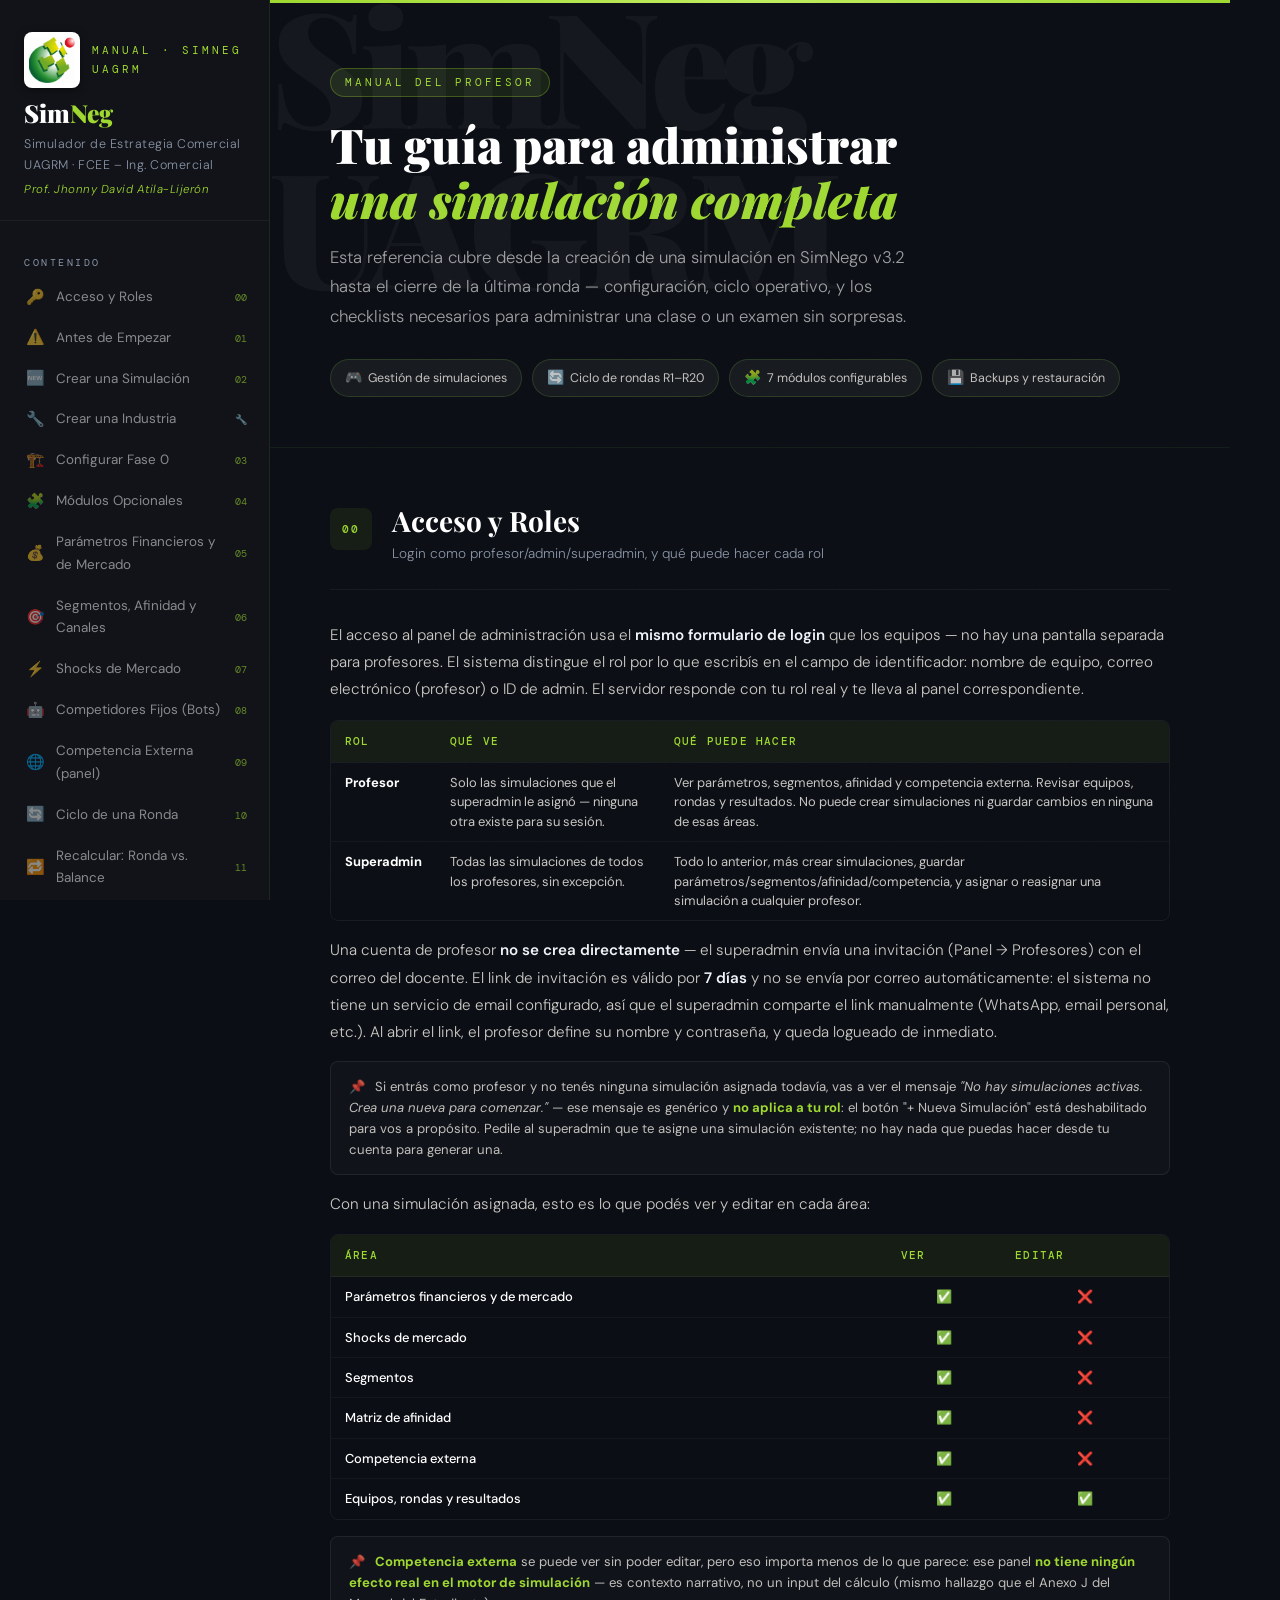
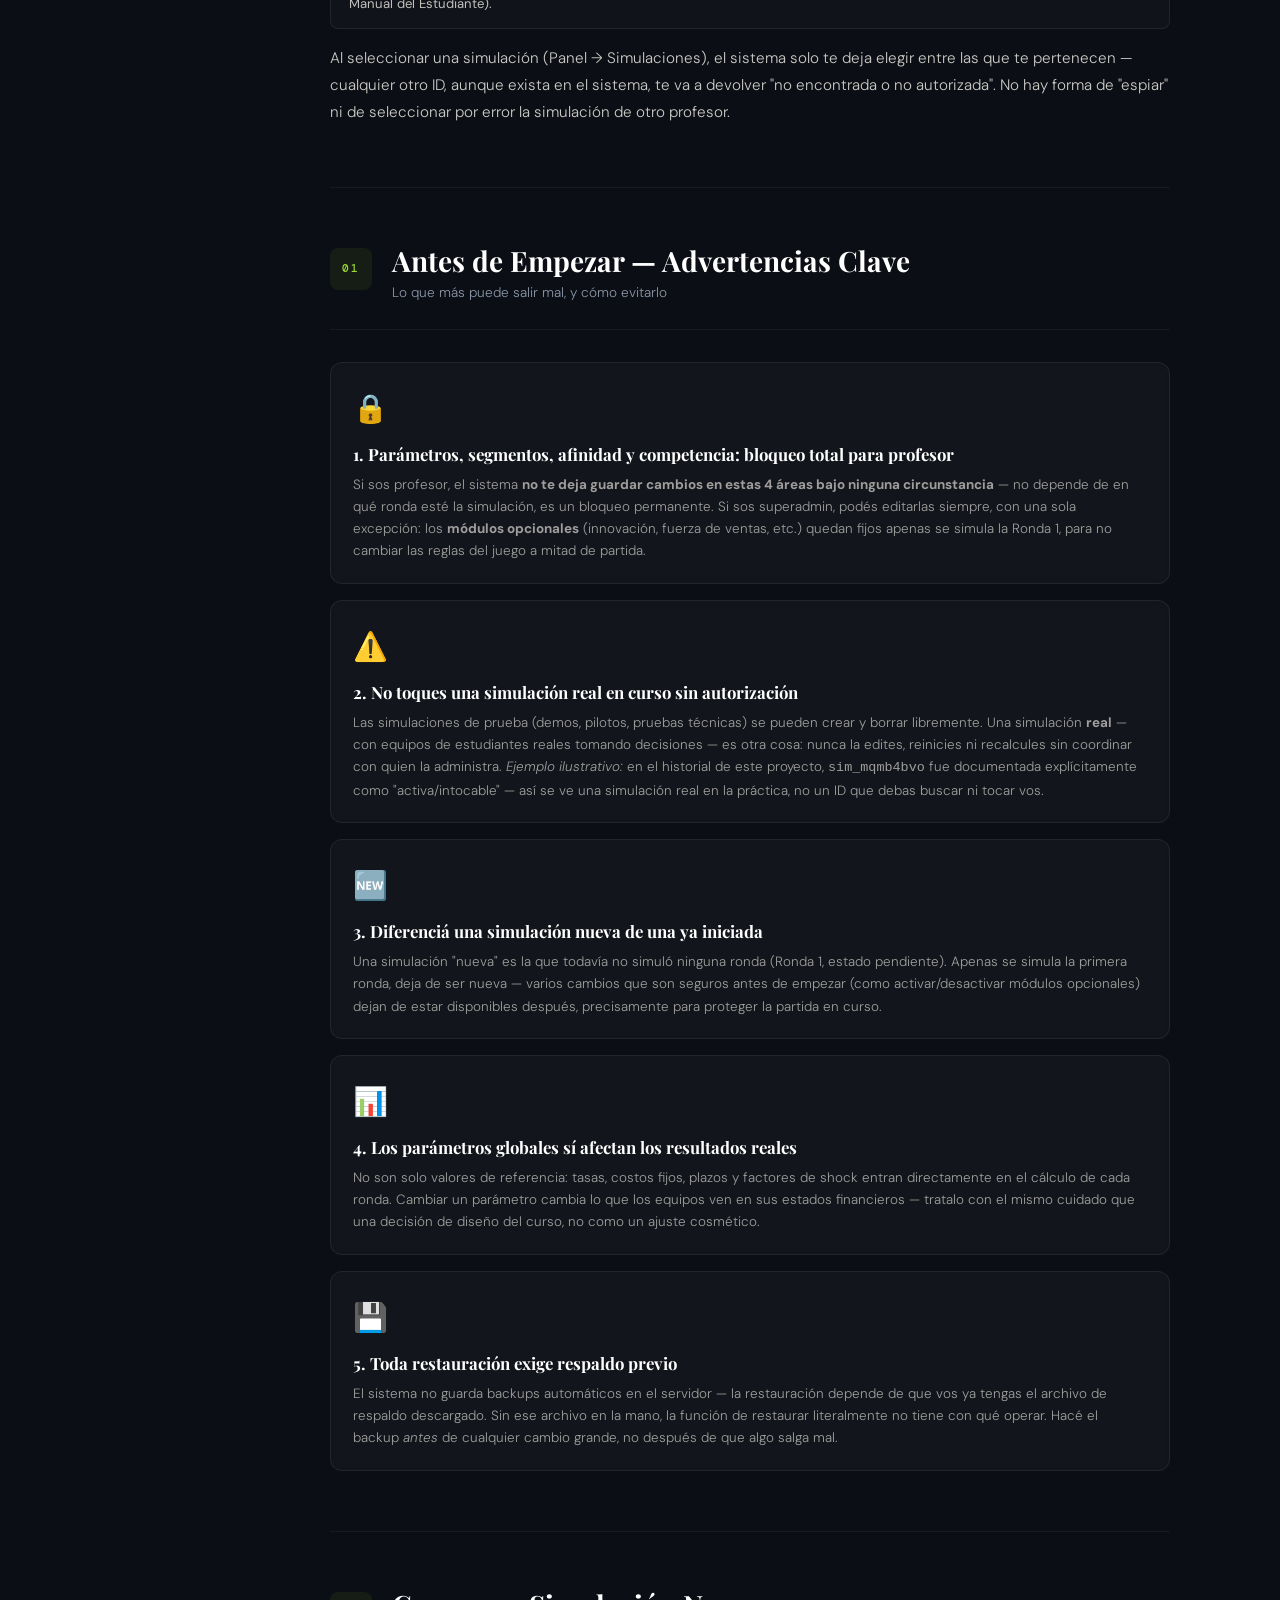
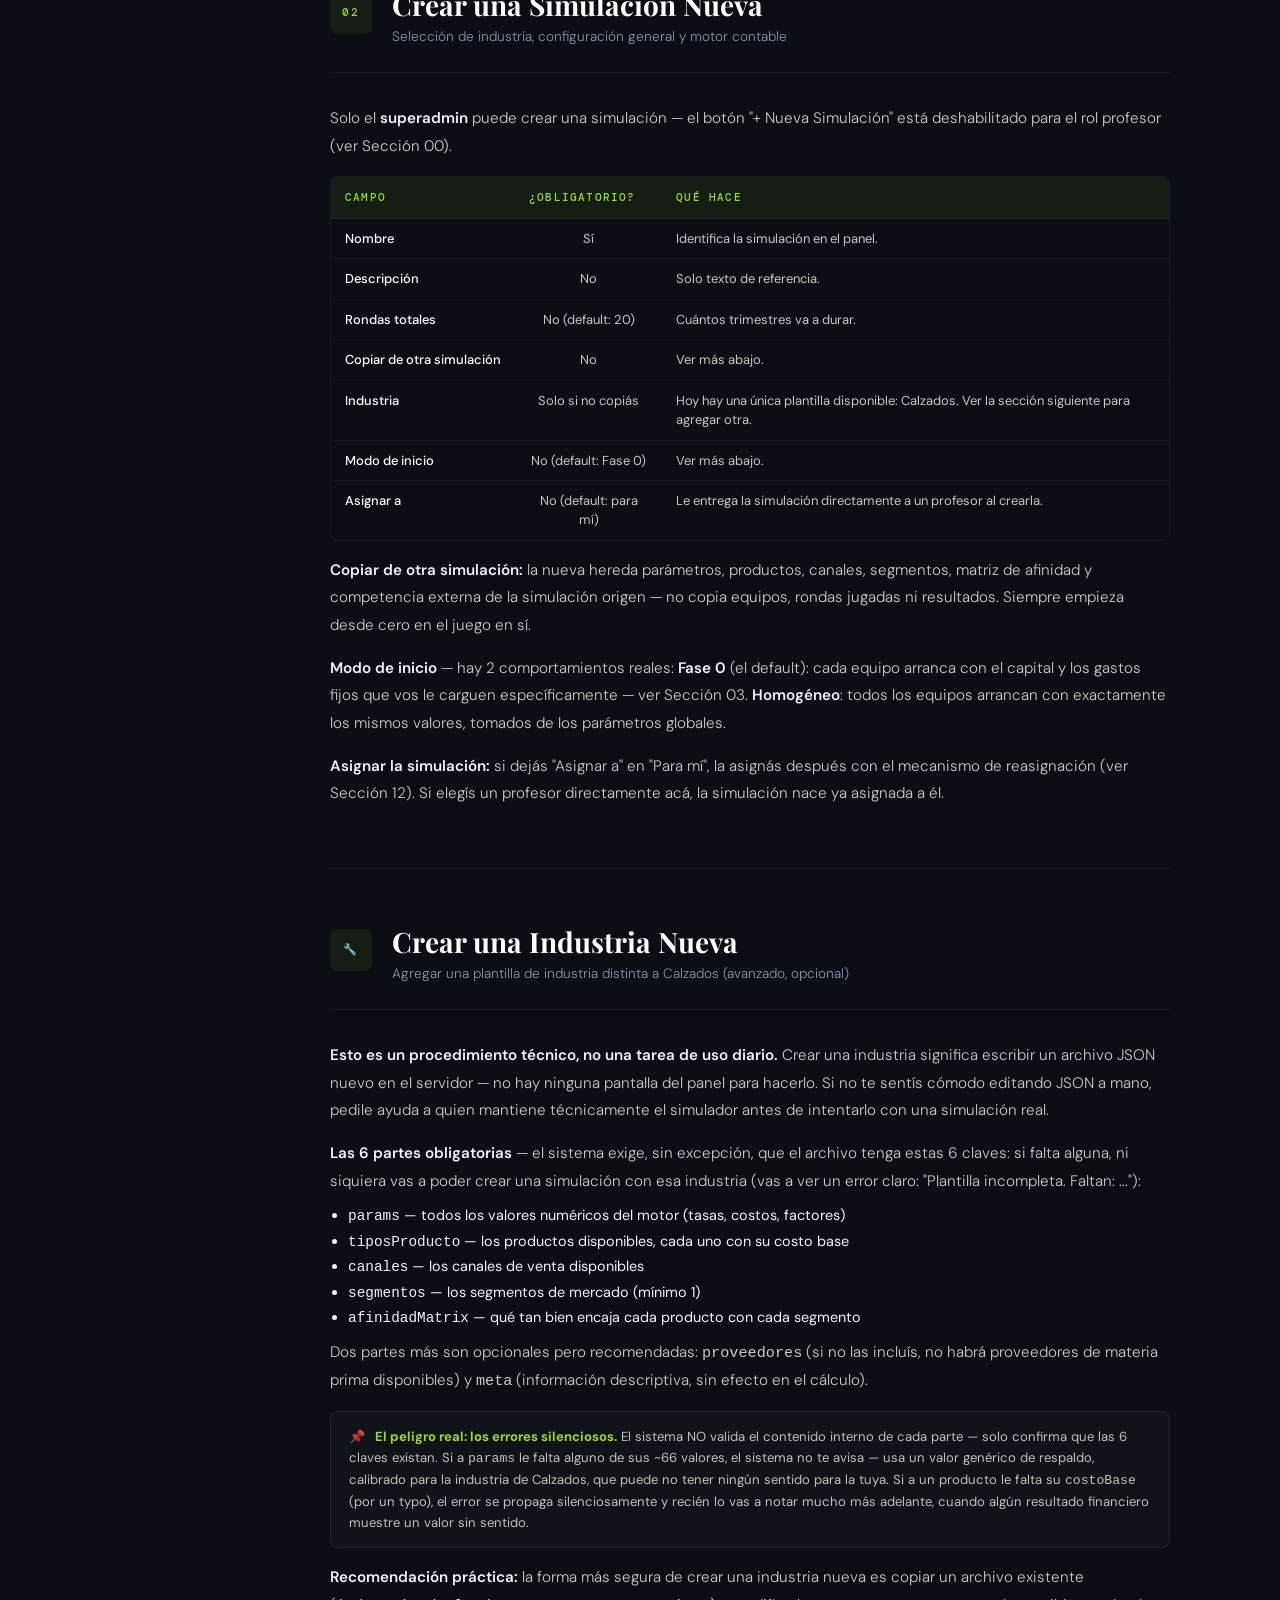
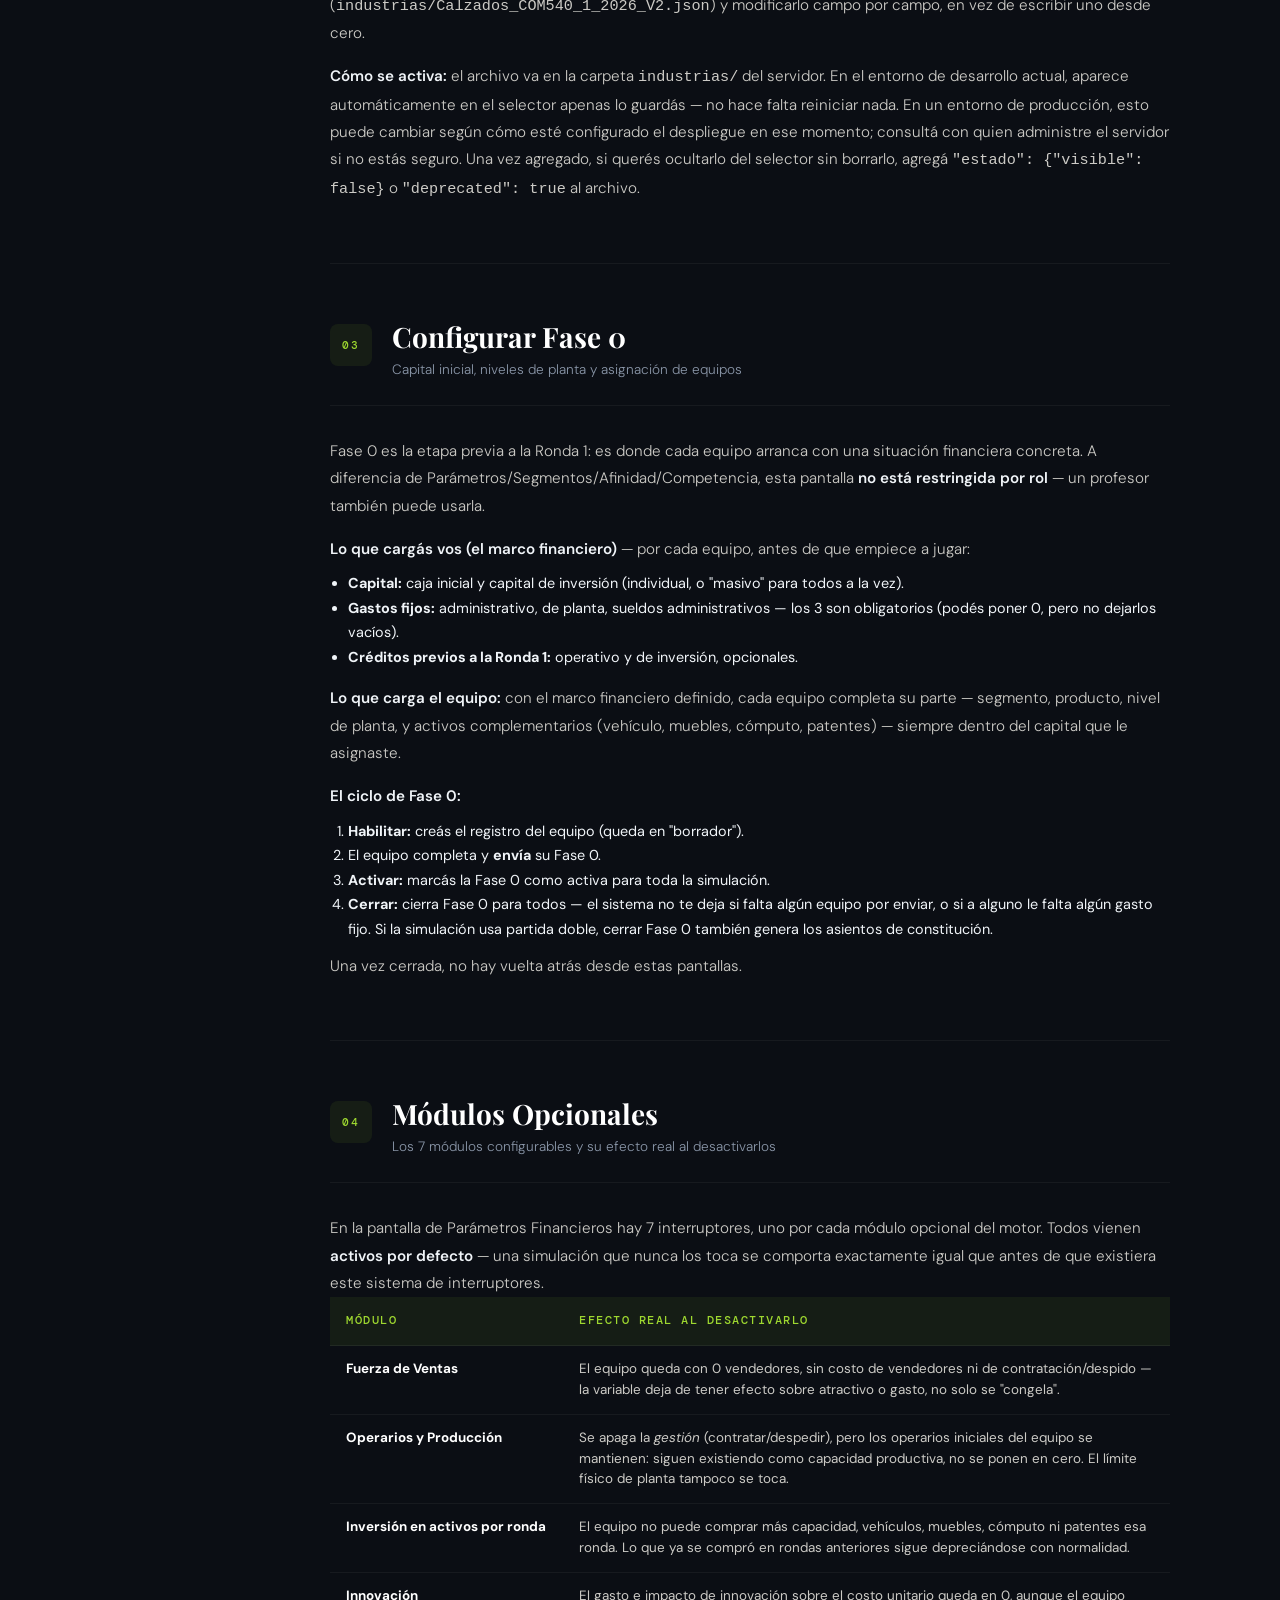
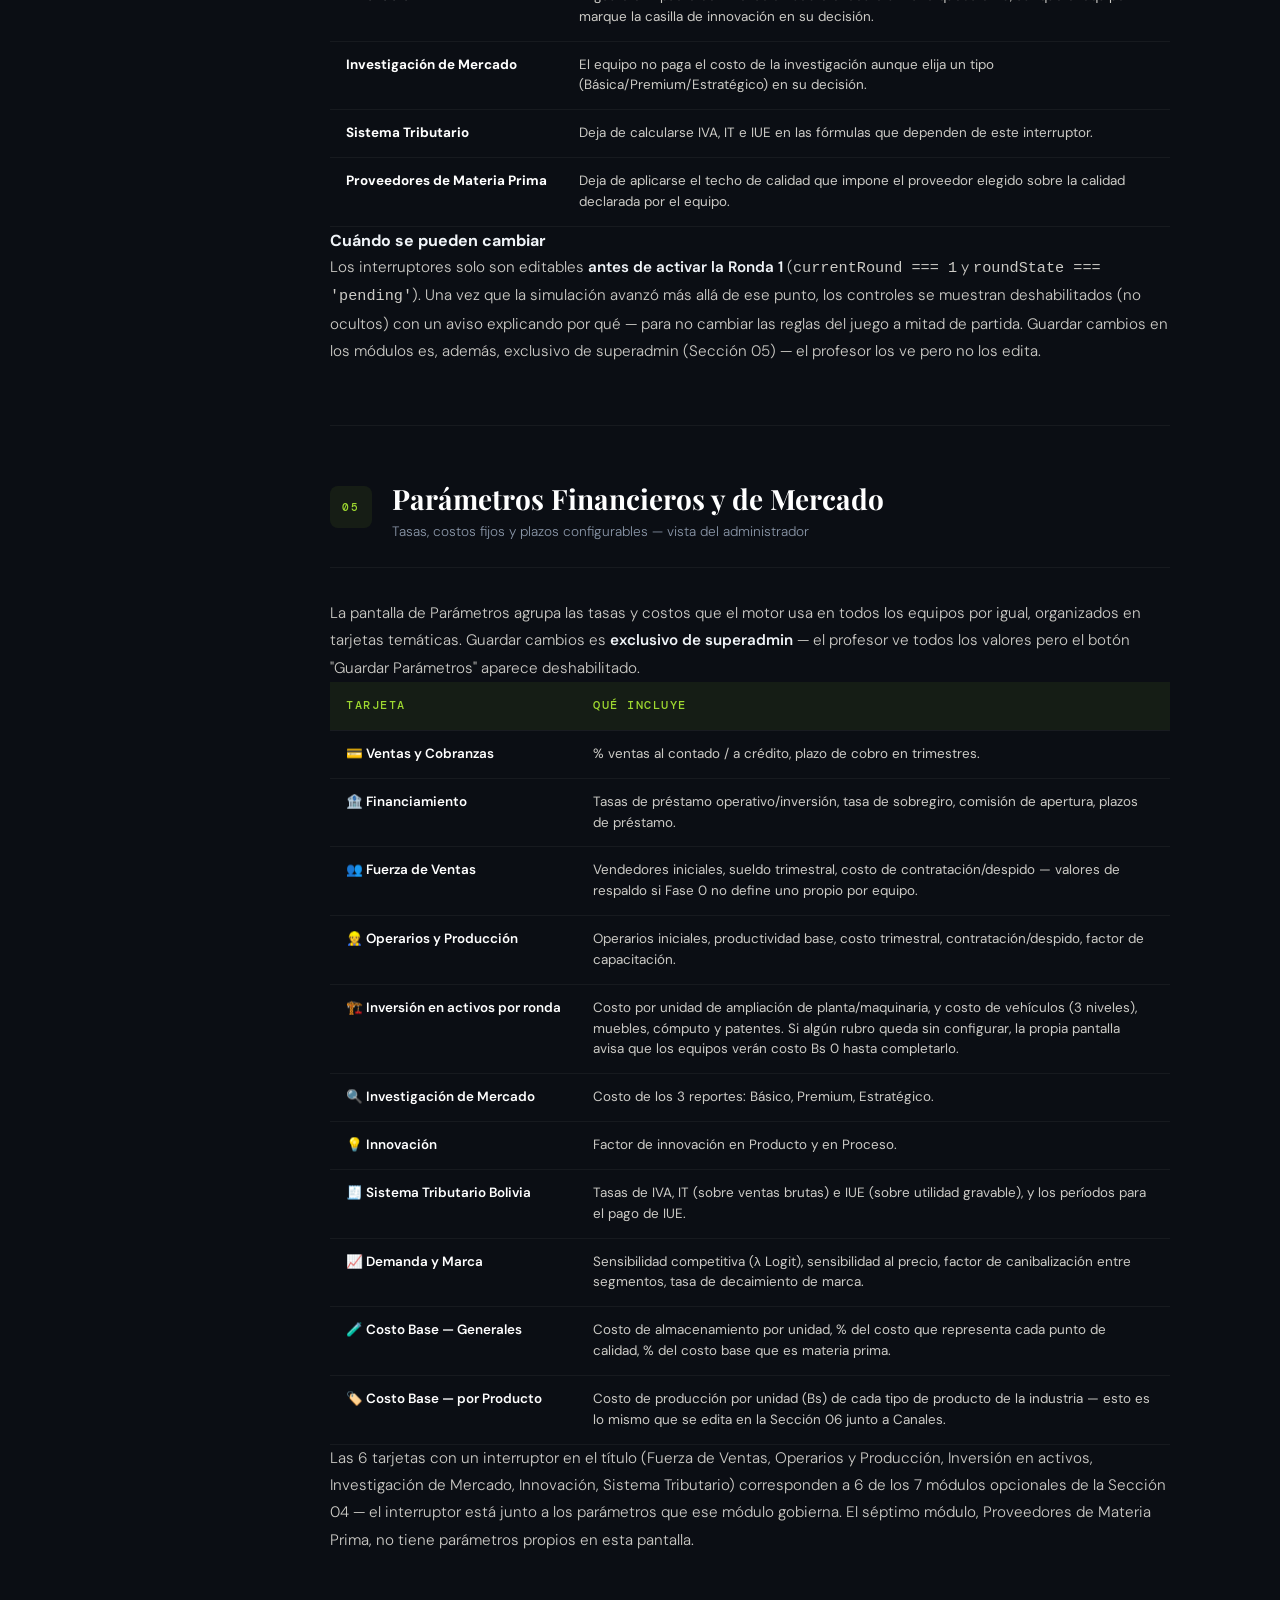
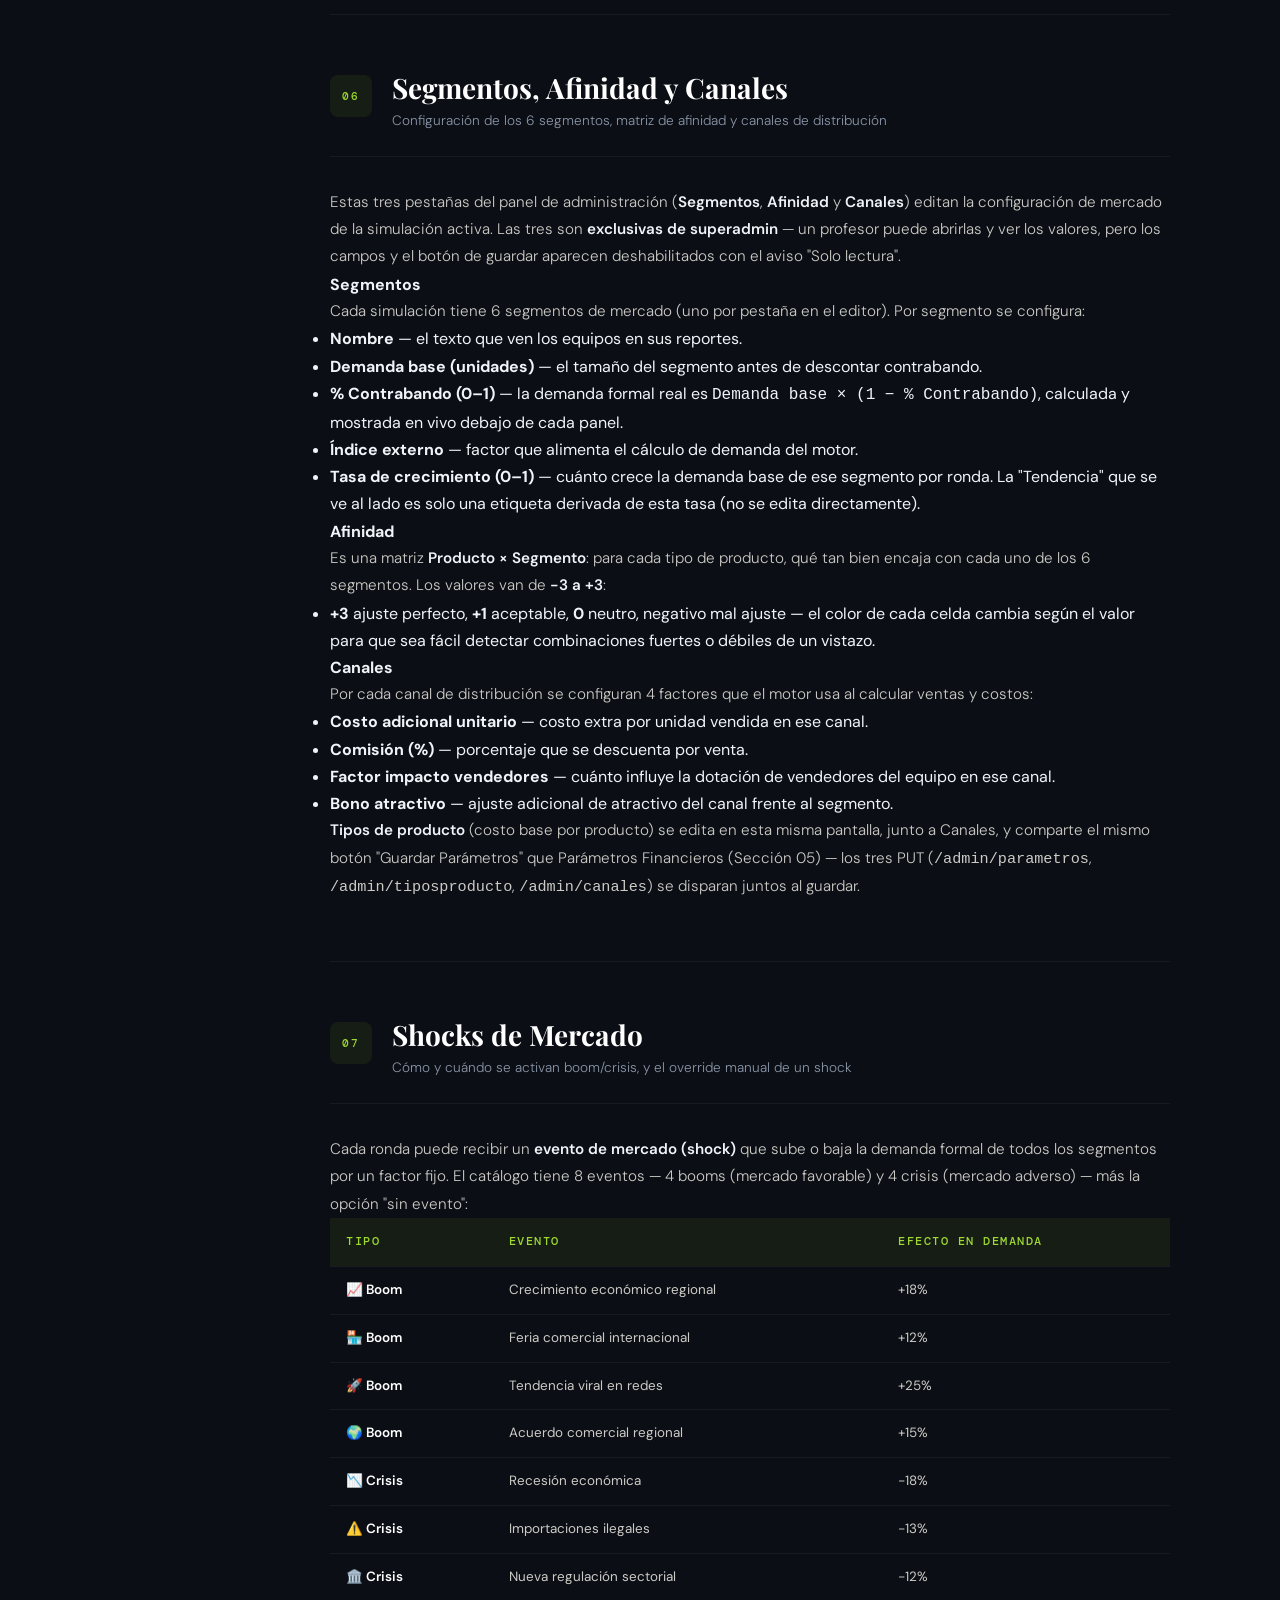
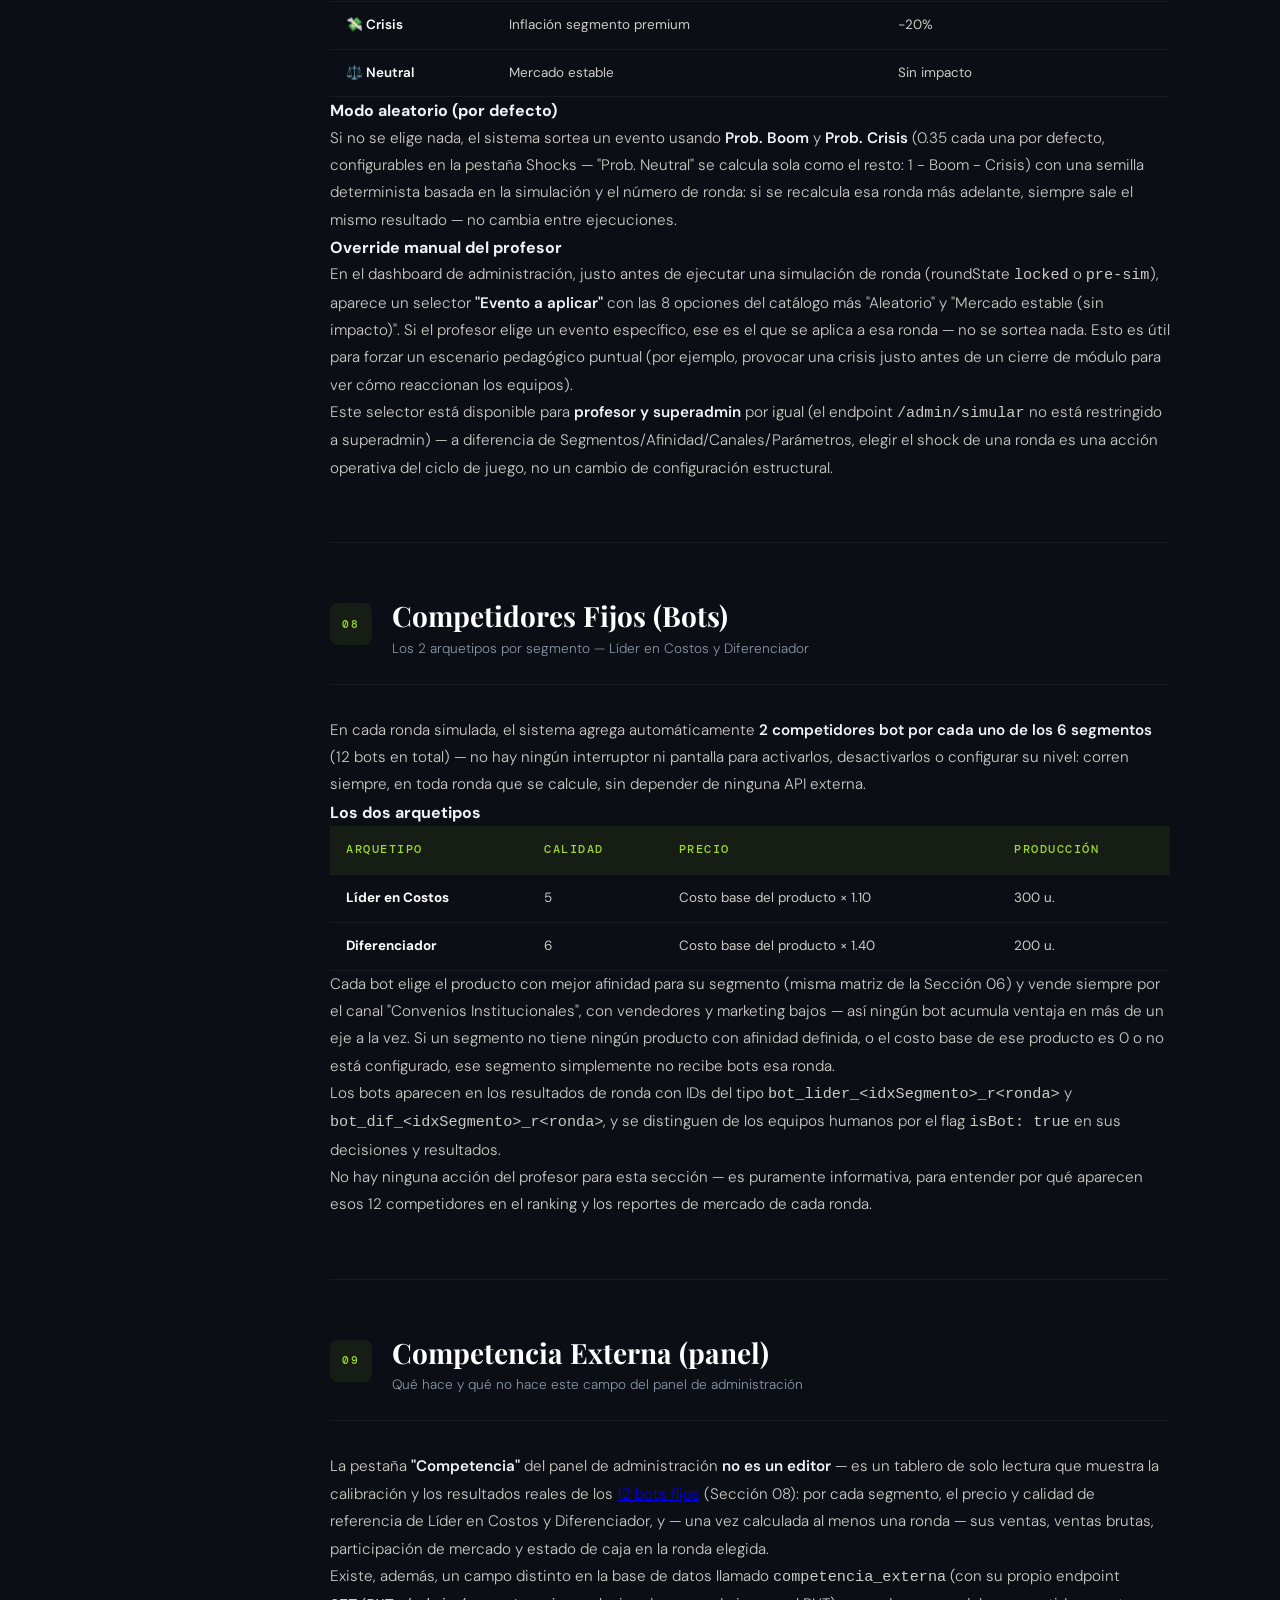
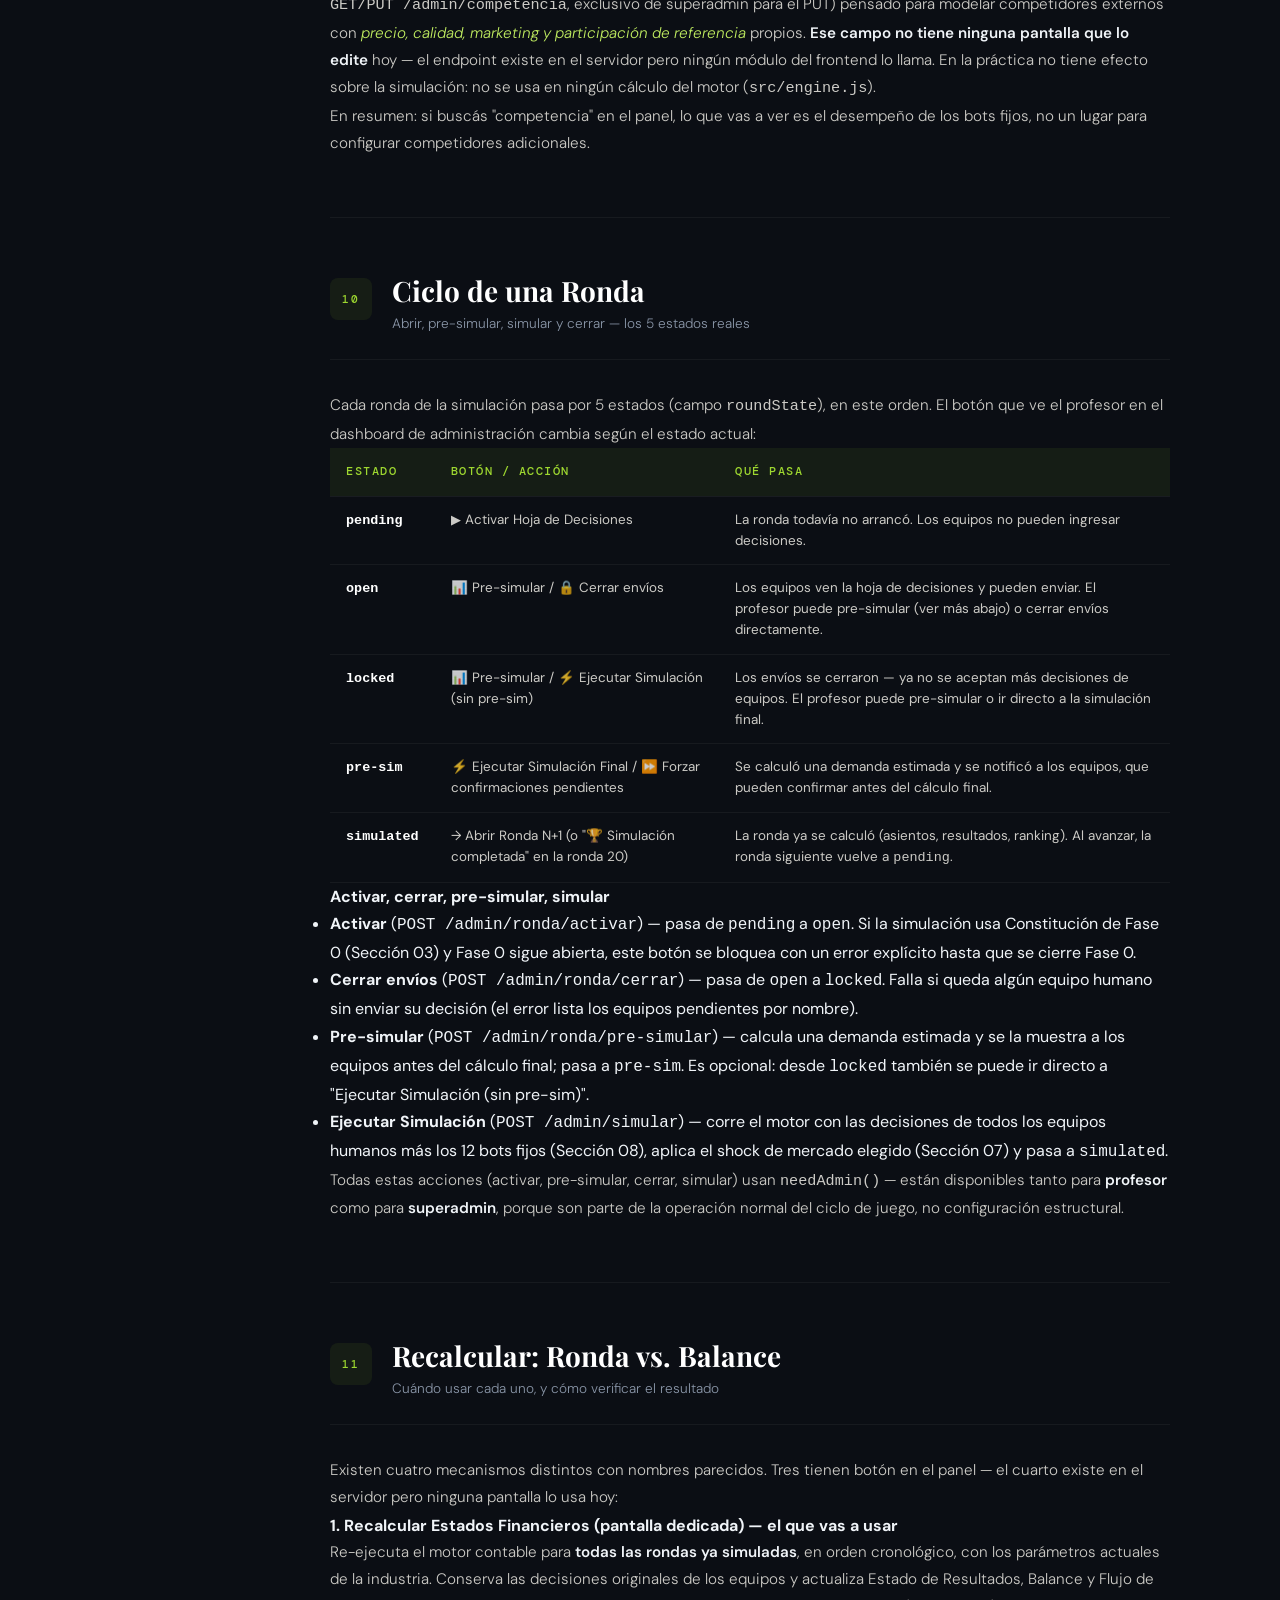
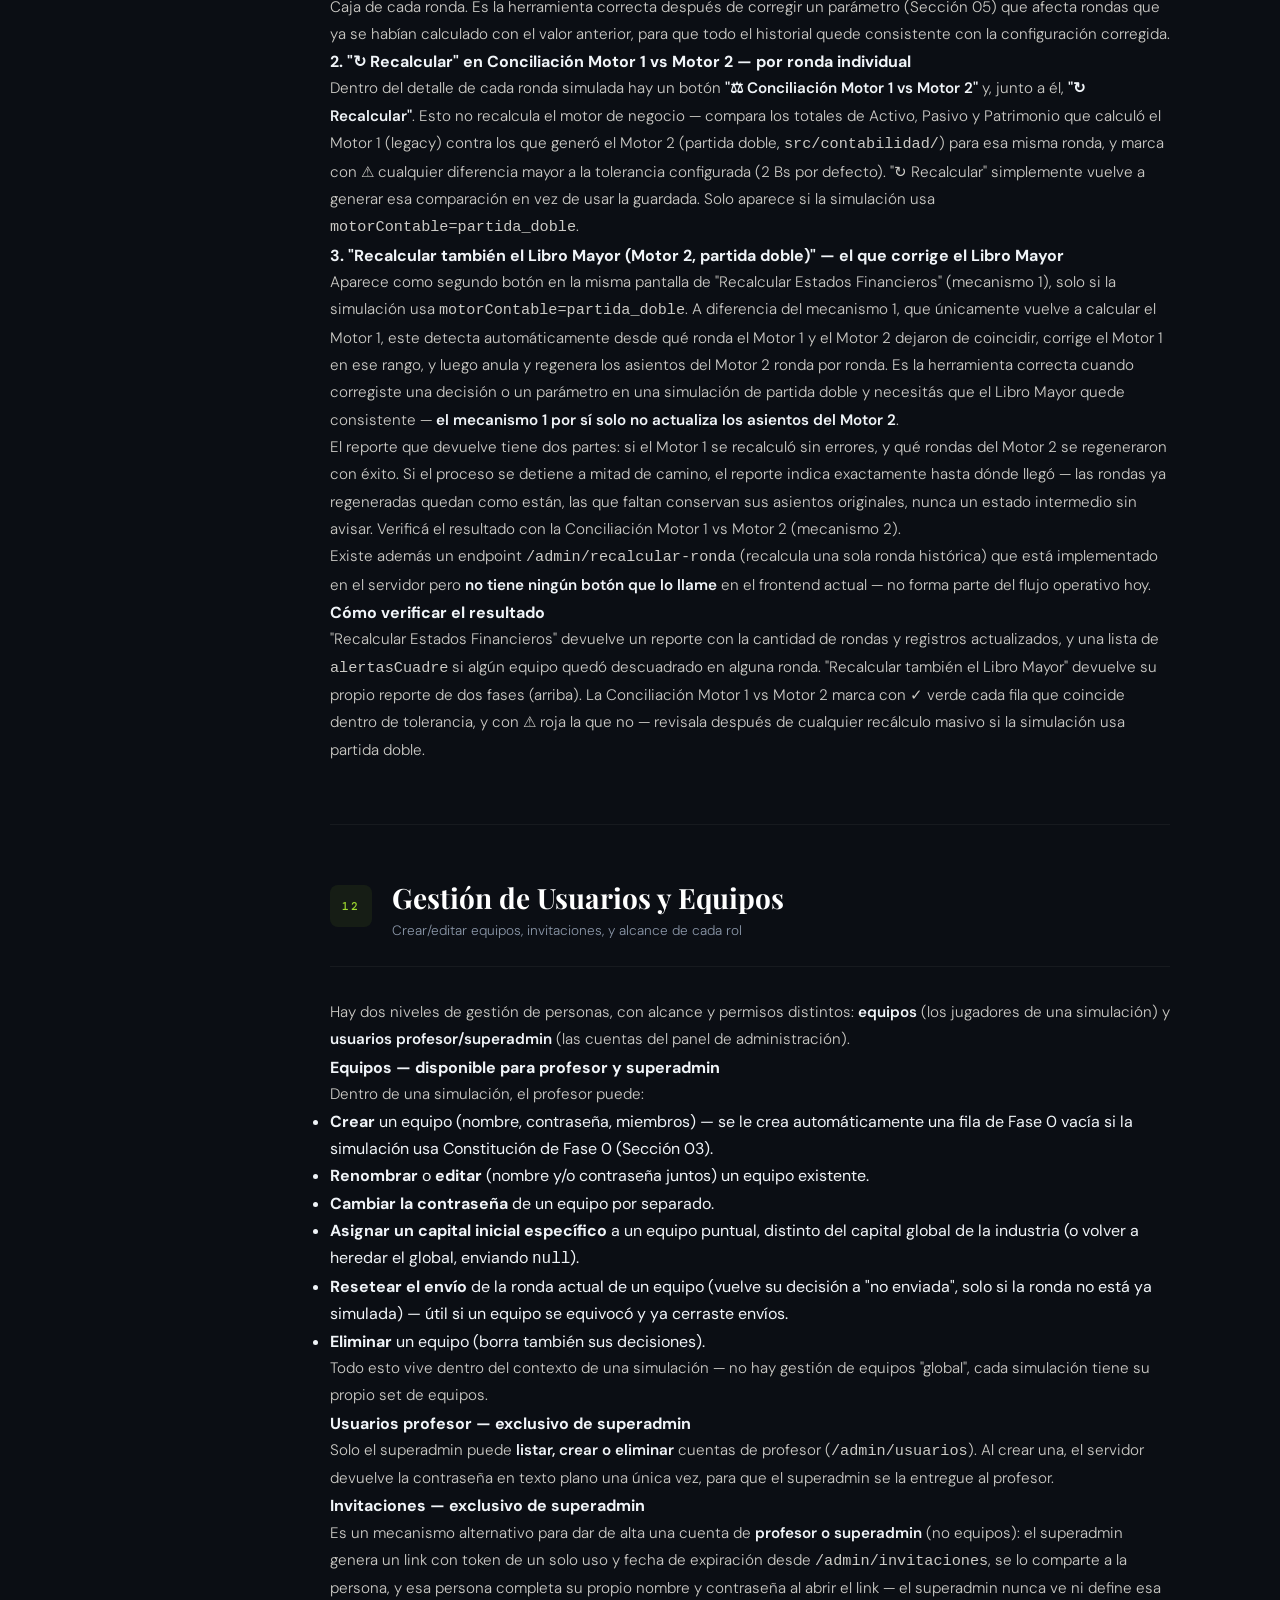
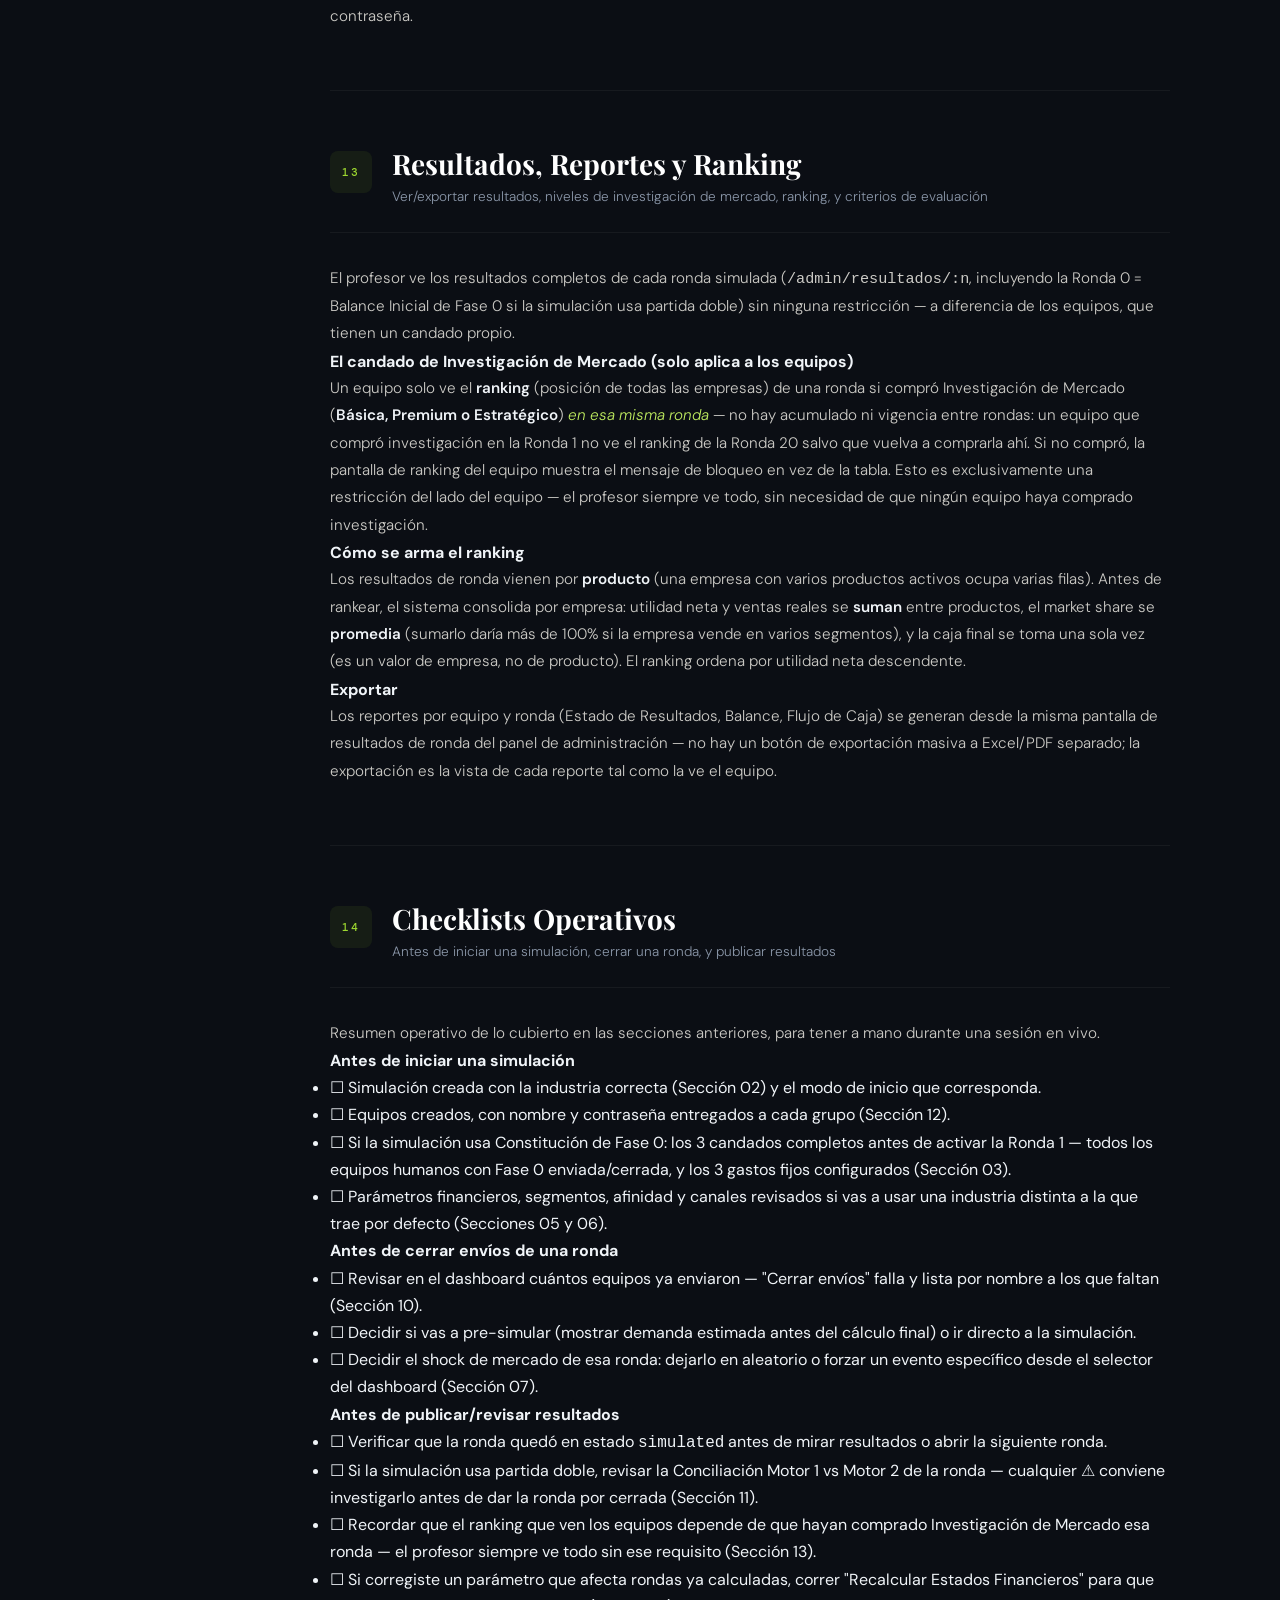
<file: manual-profesor.html>
<!DOCTYPE html>
<html lang="es">
<head>
<meta charset="UTF-8" />
<meta name="viewport" content="width=device-width, initial-scale=1.0" />
<title>Manual del Profesor · SimNego v3.2 UAGRM</title>
<link rel="preconnect" href="https://fonts.googleapis.com" />
<link rel="preconnect" href="https://fonts.gstatic.com" crossorigin />
<link href="https://fonts.googleapis.com/css2?family=Playfair+Display:ital,wght@0,700;0,900;1,700&family=DM+Sans:wght@300;400;500;600&family=DM+Mono:wght@400;500&display=swap" rel="stylesheet" />
<style>
  /* ── Variables ─────────────────────────────────── */
  :root {
    --ink:       #0B0E14;
    --ink-2:     #111318;
    --ink-3:     #1A1F2A;
    --gold:      #9ED830;
    --gold-lt:   #C0ED60;
    --gold-pale: #E8F9C0;
    --cream:     #F0F4F8;
    --white:     #FFFFFF;
    --muted:     #8A96A8;
    --accent1:   #9ED830;
    --accent2:   #7BC62F;
    --accent3:   #C0ED60;
    --danger:    #E53935;
    --sidebar-w: 270px;
    --radius:    12px;
    --shadow:    0 8px 40px rgba(0,0,0,0.5);
    --font-disp: 'Playfair Display', Georgia, serif;
    --font-body: 'DM Sans', sans-serif;
    --font-mono: 'DM Mono', monospace;
  }

  /* ── Reset & Base ──────────────────────────────── */
  *, *::before, *::after { box-sizing: border-box; margin: 0; padding: 0; }
  html { scroll-behavior: smooth; font-size: 16px; }

  body {
    background: #0B0E14;
    color: var(--cream);
    font-family: var(--font-body);
    line-height: 1.7;
    min-height: 100vh;
    overflow-x: hidden;
  }

  /* ── Grain overlay ──────────────────────────────── */
  body::before {
    content: '';
    position: fixed;
    inset: 0;
    background-image: url("data:image/svg+xml,%3Csvg viewBox='0 0 512 512' xmlns='http://www.w3.org/2000/svg'%3E%3Cfilter id='n'%3E%3CfeTurbulence type='fractalNoise' baseFrequency='0.75' numOctaves='4' stitchTiles='stitch'/%3E%3C/filter%3E%3Crect width='100%25' height='100%25' filter='url(%23n)' opacity='0.04'/%3E%3C/svg%3E");
    background-size: 200px 200px;
    pointer-events: none;
    z-index: 0;
    opacity: .5;
  }

  /* ── Layout ─────────────────────────────────────── */
  .layout { display: flex; min-height: 100vh; position: relative; z-index: 1; }

  /* ── Sidebar ────────────────────────────────────── */
  .sidebar {
    width: var(--sidebar-w);
    min-height: 100vh;
    background: #111318;
    border-right: 1px solid rgba(125,194,66,0.12);
    position: fixed;
    top: 0; left: 0; bottom: 0;
    display: flex;
    flex-direction: column;
    overflow-y: auto;
    z-index: 100;
    transition: transform .3s ease;
  }

  .sidebar-logo {
    padding: 32px 24px 20px;
    border-bottom: 1px solid rgba(255,255,255,0.05);
  }
  .sidebar-logo .sim-tag {
    font-family: var(--font-mono);
    font-size: 11px;
    letter-spacing: 3px;
    color: var(--gold);
    text-transform: uppercase;
    display: block;
    margin-bottom: 8px;
  }
  .sidebar-logo h1 {
    font-family: var(--font-disp);
    font-size: 1.55rem;
    font-weight: 900;
    color: var(--white);
    line-height: 1.2;
  }
  .sidebar-logo h1 span { color: var(--gold); }

  .sidebar-subtitle {
    font-size: .78rem;
    color: var(--muted);
    margin-top: 6px;
    font-weight: 300;
    letter-spacing: .5px;
  }

  .sidebar-nav { padding: 20px 0; flex: 1; }
  .nav-section-label {
    font-family: var(--font-mono);
    font-size: 9.5px;
    letter-spacing: 2.5px;
    color: var(--muted);
    text-transform: uppercase;
    padding: 14px 24px 6px;
  }

  .nav-item {
    display: flex;
    align-items: center;
    gap: 10px;
    padding: 9px 22px;
    color: rgba(255,255,255,0.5);
    text-decoration: none;
    font-size: .84rem;
    font-weight: 400;
    cursor: pointer;
    border-left: 2px solid transparent;
    border-radius: 0 6px 6px 0;
    transition: all .2s ease;
  }
  .nav-item:hover {
    color: rgba(255,255,255,0.85);
    background: rgba(255,255,255,0.03);
    border-left-color: rgba(158,216,48,0.5);
  }
  .nav-item.active {
    color: #9ED830;
    background: rgba(158,216,48,0.08);
    border-left-color: #9ED830;
    font-weight: 600;
  }
  .nav-item .nav-icon {
    width: 22px; height: 22px;
    display: flex; align-items: center; justify-content: center;
    font-size: 15px; flex-shrink: 0;
  }
  .nav-item .nav-num {
    font-family: var(--font-mono);
    font-size: 10px;
    color: #9ED830;
    opacity: .6;
    margin-left: auto;
    flex-shrink: 0;
  }

  .sidebar-footer {
    padding: 18px 24px;
    border-top: 1px solid rgba(125,194,66,0.09);
  }
  .sidebar-footer p {
    font-size: .72rem;
    color: var(--muted);
    line-height: 1.5;
  }
  .sidebar-footer strong { color: #9ED830; }

  /* ── Mobile sidebar toggle ─────────────────────── */
  .menu-toggle {
    display: none;
    position: fixed;
    top: 16px; left: 16px;
    z-index: 200;
    background: var(--ink-2);
    border: 1px solid rgba(255,255,255,0.12);
    color: var(--gold);
    width: 44px; height: 44px;
    border-radius: 8px;
    cursor: pointer;
    font-size: 20px;
    align-items: center; justify-content: center;
  }

  /* ── Main content ───────────────────────────────── */
  .main {
    margin-left: var(--sidebar-w);
    flex: 1;
    padding: 0 0 80px;
    max-width: 960px;
  }

  /* ── Hero ───────────────────────────────────────── */
  .hero {
    padding: 64px 60px 50px;
    position: relative;
    overflow: hidden;
    border-bottom: 1px solid rgba(125,194,66,0.09);
  }
  .hero::before {
    content: 'SimNeg UAGRM';
    position: absolute;
    right: -10px; top: -20px;
    font-family: var(--font-disp);
    font-size: 160px;
    font-weight: 900;
    color: rgba(255,255,255,0.04);
    letter-spacing: -8px;
    pointer-events: none;
    line-height: 1;
  }
  .hero-tag {
    font-family: var(--font-mono);
    font-size: 11px;
    letter-spacing: 3px;
    color: #9ED830;
    text-transform: uppercase;
    display: inline-block;
    background: rgba(158,216,48,0.1);
    border: 1px solid rgba(158,216,48,0.3);
    padding: 4px 14px;
    border-radius: 100px;
    margin-bottom: 20px;
  }
  .hero h2 {
    font-family: var(--font-disp);
    font-size: clamp(2rem, 4vw, 3rem);
    font-weight: 900;
    line-height: 1.15;
    color: var(--white);
    margin-bottom: 16px;
  }
  .hero h2 em { color: #9ED830; font-style: italic; }
  .hero-desc {
    font-size: 1.05rem;
    color: rgba(255,255,255,0.6);
    max-width: 600px;
    line-height: 1.75;
    font-weight: 300;
  }
  .hero-badges {
    display: flex; flex-wrap: wrap; gap: 10px;
    margin-top: 28px;
  }
  .badge {
    display: inline-flex; align-items: center; gap: 6px;
    background: rgba(255,255,255,0.05);
    border: 1px solid rgba(125,194,66,0.2);
    padding: 6px 14px;
    border-radius: 100px;
    font-size: .78rem;
    color: rgba(253,250,243,0.75);
    font-weight: 400;
  }
  .badge span { font-size: 14px; }

  /* ── Progress bar decorative ───────────────────── */
  .progress-bar-deco {
    height: 3px;
    background: linear-gradient(90deg, #9ED830, #C0ED60, #9ED830);
    width: 100%;
  }

  /* ── Sections ───────────────────────────────────── */
  .section {
    padding: 56px 60px 20px;
    opacity: 0;
    transform: translateY(20px);
    transition: opacity .5s ease, transform .5s ease;
  }
  .section.visible { opacity: 1; transform: translateY(0); }

  .section-header {
    display: flex; align-items: flex-start; gap: 20px;
    margin-bottom: 32px;
    padding-bottom: 24px;
    border-bottom: 1px solid rgba(255,255,255,0.05);
  }
  .section-num {
    font-family: var(--font-mono);
    font-size: 11px;
    letter-spacing: 2px;
    color: #9ED830;
    background: rgba(158,216,48,0.08);
    width: 42px; height: 42px;
    border-radius: 8px;
    display: flex; align-items: center; justify-content: center;
    flex-shrink: 0;
    font-weight: 500;
    margin-top: 4px;
  }
  .section-title-block h3 {
    font-family: var(--font-disp);
    font-size: 1.75rem;
    font-weight: 700;
    color: var(--white);
    line-height: 1.2;
  }
  .section-title-block p {
    font-size: .85rem;
    color: var(--muted);
    margin-top: 4px;
    font-weight: 300;
  }

  /* ── Prose ──────────────────────────────────────── */
  .prose {
    font-size: .95rem;
    color: rgba(253,250,243,0.8);
    line-height: 1.8;
    font-weight: 300;
  }
  .prose strong { color: var(--cream); font-weight: 600; }
  .prose em { color: var(--gold-lt); font-style: italic; }

  /* ── Cards grid ─────────────────────────────────── */
  .cards-grid {
    display: grid;
    grid-template-columns: repeat(auto-fill, minmax(280px, 1fr));
    gap: 16px;
    margin-top: 24px;
  }
  .card {
    background: rgba(255,255,255,0.03);
    border: 1px solid rgba(255,255,255,0.07);
    border-radius: var(--radius);
    padding: 22px 22px 20px;
    transition: all .25s ease;
    cursor: default;
    position: relative;
    overflow: hidden;
    backdrop-filter: blur(4px);
  }
  .card::before {
    content: '';
    position: absolute;
    top: 0; left: 0; right: 0;
    height: 2px;
    border-radius: var(--radius) var(--radius) 0 0;
    background: var(--card-accent, var(--gold));
    opacity: 0;
    transition: opacity .25s ease;
  }
  .card:hover { 
    background: rgba(255,255,255,0.06);
    border-color: rgba(125,194,66,0.2);
    transform: translateY(-2px);
    box-shadow: 0 12px 32px rgba(0,0,0,0.6);
  }
  .card:hover::before { opacity: 1; }
  .card-icon { font-size: 28px; margin-bottom: 12px; display: block; }
  .card h4 {
    font-family: var(--font-disp);
    font-size: 1.05rem;
    font-weight: 700;
    color: var(--white);
    margin-bottom: 8px;
    line-height: 1.3;
  }
  .card p {
    font-size: .84rem;
    color: rgba(253,250,243,0.6);
    line-height: 1.65;
    font-weight: 300;
  }
  .card .ref-tag {
    display: inline-block;
    margin-top: 10px;
    font-size: .72rem;
    font-family: var(--font-mono);
    color: #9ED830;
    background: rgba(158,216,48,0.08);
    padding: 3px 8px;
    border-radius: 4px;
  }

  /* ── KPI Table ──────────────────────────────────── */
  .kpi-table-wrap { overflow-x: auto; margin-top: 24px; border-radius: var(--radius); }
  table {
    width: 100%;
    border-collapse: collapse;
    font-size: .84rem;
  }
  thead {
    background: rgba(158,216,48,0.07);
  }
  thead th {
    padding: 14px 16px;
    text-align: left;
    font-family: var(--font-mono);
    font-size: .73rem;
    letter-spacing: 1.5px;
    text-transform: uppercase;
    color: #9ED830;
    font-weight: 500;
    border-bottom: 1px solid rgba(255,255,255,0.06);
    white-space: nowrap;
  }
  tbody tr {
    border-bottom: 1px solid rgba(255,255,255,0.05);
    transition: background .2s;
  }
  tbody tr:hover { background: rgba(158,216,48,0.04); }
  tbody td {
    padding: 13px 16px;
    color: rgba(253,250,243,0.8);
    vertical-align: top;
    line-height: 1.55;
  }
  tbody td:first-child {
    color: var(--white);
    font-weight: 600;
    white-space: nowrap;
  }
  tbody td .ref-inline {
    display: block;
    font-size: .72rem;
    font-family: var(--font-mono);
    color: var(--gold);
    margin-top: 4px;
    opacity: .8;
  }

  /* ── Process timeline ───────────────────────────── */
  .timeline { margin-top: 24px; position: relative; }
  .timeline::before {
    content: '';
    position: absolute;
    left: 22px; top: 0; bottom: 0;
    width: 2px;
    background: linear-gradient(180deg, var(--gold) 0%, rgba(125,194,66,0.09) 100%);
  }
  .timeline-item {
    display: flex;
    gap: 22px;
    padding-bottom: 28px;
    position: relative;
  }
  .timeline-dot {
    width: 44px; height: 44px;
    border-radius: 50%;
    background: var(--ink-2);
    border: 2px solid var(--gold);
    display: flex; align-items: center; justify-content: center;
    font-size: 16px;
    flex-shrink: 0;
    position: relative;
    z-index: 1;
    box-shadow: 0 0 0 4px var(--ink);
  }
  .timeline-content { padding-top: 8px; }
  .timeline-content h4 {
    font-weight: 600;
    color: var(--white);
    font-size: .95rem;
    margin-bottom: 4px;
  }
  .timeline-content p {
    font-size: .83rem;
    color: var(--muted);
    line-height: 1.55;
  }
  .timeline-step {
    font-family: var(--font-mono);
    font-size: .7rem;
    color: var(--gold);
    text-transform: uppercase;
    letter-spacing: 1.5px;
    display: block;
    margin-bottom: 4px;
  }

  /* ── Decision cards (3.x) ───────────────────────── */
  .decision-grid {
    display: grid;
    grid-template-columns: repeat(auto-fill, minmax(260px, 1fr));
    gap: 14px;
    margin-top: 20px;
  }
  .decision-card {
    background: rgba(255,255,255,0.03);
    border: 1px solid rgba(255,255,255,0.07);
    border-radius: var(--radius);
    padding: 20px;
    position: relative;
    overflow: hidden;
    transition: all .25s ease;
  }
  .decision-card::after {
    content: attr(data-num);
    position: absolute;
    bottom: -10px; right: 10px;
    font-family: var(--font-disp);
    font-size: 72px;
    font-weight: 900;
    color: rgba(255,255,255,0.03);
    line-height: 1;
    pointer-events: none;
  }
  .decision-card:hover {
    background: rgba(255,255,255,0.05);
    border-color: rgba(158,216,48,0.2);
    transform: translateY(-2px);
  }
  .dc-top { display: flex; align-items: center; gap: 10px; margin-bottom: 12px; }
  .dc-icon {
    width: 36px; height: 36px;
    border-radius: 8px;
    display: flex; align-items: center; justify-content: center;
    font-size: 18px;
    flex-shrink: 0;
  }
  .decision-card h4 {
    font-weight: 600;
    font-size: .92rem;
    color: var(--white);
    line-height: 1.3;
  }
  .decision-card .insight {
    font-size: .8rem;
    color: rgba(253,250,243,0.55);
    line-height: 1.6;
    margin-top: 6px;
  }
  .decision-card .tip {
    display: flex; align-items: flex-start; gap: 6px;
    margin-top: 10px;
    background: rgba(255,255,255,0.03);
    border-radius: 6px;
    padding: 8px 10px;
    font-size: .76rem;
    color: var(--gold-lt);
    line-height: 1.5;
  }
  .decision-card .tip::before { content: '→'; flex-shrink: 0; }
  .dc-refs {
    margin-top: 10px;
    font-size: .7rem;
    font-family: var(--font-mono);
    color: #5E8A65;
    line-height: 1.5;
  }

  /* ── Reflection cards ───────────────────────────── */
  .questions-list {
    display: flex;
    flex-direction: column;
    gap: 12px;
    margin-top: 20px;
  }
  .question-item {
    background: rgba(255,255,255,0.025);
    border: 1px solid rgba(255,255,255,0.07);
    border-left: 3px solid var(--q-color, var(--gold));
    border-radius: 0 var(--radius) var(--radius) 0;
    padding: 16px 20px;
    transition: all .2s ease;
    cursor: default;
  }
  .question-item:hover {
    background: rgba(255,255,255,0.05);
    transform: translateX(4px);
  }
  .question-item p {
    font-size: .9rem;
    color: rgba(253,250,243,0.85);
    line-height: 1.65;
    font-weight: 300;
  }
  .question-item strong { color: var(--white); }

  /* ── Tools cards ────────────────────────────────── */
  .tools-grid {
    display: grid;
    grid-template-columns: repeat(auto-fill, minmax(220px, 1fr));
    gap: 14px;
    margin-top: 20px;
  }
  .tool-card {
    background: rgba(255,255,255,0.03);
    border: 1px solid rgba(255,255,255,0.07);
    border-radius: var(--radius);
    padding: 20px;
    text-align: center;
    transition: all .25s ease;
  }
  .tool-card:hover {
    background: rgba(255,255,255,0.06);
    border-color: rgba(125,194,66,0.2);
    transform: translateY(-3px);
    box-shadow: 0 16px 32px rgba(0,0,0,0.3);
  }
  .tool-card .tool-icon { font-size: 36px; margin-bottom: 10px; }
  .tool-card h4 {
    font-weight: 600;
    font-size: .88rem;
    color: var(--white);
    margin-bottom: 6px;
  }
  .tool-card p {
    font-size: .78rem;
    color: var(--muted);
    line-height: 1.5;
  }
  .tool-card .formula {
    margin-top: 10px;
    background: rgba(0,0,0,0.5);
    border-radius: 6px;
    padding: 8px;
    font-family: var(--font-mono);
    font-size: .7rem;
    color: #9ED830;
    line-height: 1.5;
  }

  /* ── Informe final ──────────────────────────────── */
  .report-steps {
    display: grid;
    grid-template-columns: repeat(auto-fill, minmax(200px, 1fr));
    gap: 14px;
    margin-top: 20px;
  }
  .report-step {
    background: rgba(255,255,255,0.03);
    border: 1px solid rgba(255,255,255,0.07);
    border-radius: var(--radius);
    padding: 20px 18px;
    text-align: center;
    transition: all .25s ease;
  }
  .report-step:hover { background: rgba(255,255,255,0.06); transform: translateY(-2px); }
  .report-step .step-n {
    font-family: var(--font-disp);
    font-size: 2rem;
    font-weight: 900;
    color: #9ED830;
    opacity: .4;
    display: block;
    line-height: 1;
    margin-bottom: 8px;
  }
  .report-step h4 {
    font-weight: 600; font-size: .88rem; color: var(--white); margin-bottom: 6px;
  }
  .report-step p { font-size: .78rem; color: var(--muted); line-height: 1.5; }

  /* ── Bibliography ───────────────────────────────── */
  .bib-filter {
    display: flex; flex-wrap: wrap; gap: 8px;
    margin-bottom: 20px;
  }
  .bib-btn {
    padding: 6px 16px;
    border-radius: 100px;
    border: 1px solid rgba(255,255,255,0.12);
    background: transparent;
    color: rgba(253,250,243,0.65);
    font-size: .8rem;
    font-family: var(--font-body);
    cursor: pointer;
    transition: all .2s;
  }
  .bib-btn:hover, .bib-btn.active {
    background: #9ED830;
    border-color: #9ED830;
    color: #0B0E14;
    font-weight: 600;
  }
  .bib-list { display: flex; flex-direction: column; gap: 8px; }
  .bib-item {
    background: rgba(255,255,255,0.025);
    border: 1px solid rgba(255,255,255,0.06);
    border-radius: 8px;
    padding: 12px 16px;
    font-size: .82rem;
    color: rgba(255,255,255,0.6);
    line-height: 1.6;
    transition: all .2s;
  }
  .bib-item:hover { background: rgba(255,255,255,0.05); color: var(--cream); }
  .bib-item .bib-author { color: #9ED830; font-weight: 500; }
  .bib-item .bib-cat {
    display: inline-block;
    font-family: var(--font-mono);
    font-size: .65rem;
    color: var(--muted);
    background: rgba(255,255,255,0.05);
    padding: 2px 7px;
    border-radius: 4px;
    margin-left: 6px;
    vertical-align: middle;
  }
  .bib-item.hidden { display: none; }

  /* ── Back to top ─────────────────────────────────── */
  .back-top {
    position: fixed;
    bottom: 30px; right: 30px;
    width: 44px; height: 44px;
    background: #9ED830;
    color: #0B0E14;
    border: none;
    border-radius: 50%;
    font-size: 20px;
    cursor: pointer;
    display: flex; align-items: center; justify-content: center;
    box-shadow: 0 4px 20px rgba(158,216,48,0.35);
    opacity: 0;
    pointer-events: none;
    transition: all .3s ease;
    z-index: 500;
  }
  .back-top.show { opacity: 1; pointer-events: auto; }
  .back-top:hover { transform: translateY(-3px); box-shadow: 0 8px 28px rgba(158,216,48,0.45); }

  /* ── Divider ─────────────────────────────────────── */
  .divider {
    margin: 40px 60px 0;
    border: none;
    border-top: 1px solid rgba(255,255,255,0.05);
  }

  /* ── Color accent map for decision cards ─────────── */
  .dc-blue  { background: rgba(255,255,255,0.05); }
  .dc-green { background: rgba(158,216,48,0.08); }
  .dc-gold  { background: rgba(125,194,66,0.12); }
  .dc-purple{ background: rgba(255,255,255,0.05); }
  .dc-red   { background: rgba(229,57,53,0.1);   }

  /* ── Responsive ─────────────────────────────────── */
  @media (max-width: 900px) {
    .sidebar { transform: translateX(-100%); }
    .sidebar.open { transform: translateX(0); }
    .main { margin-left: 0; max-width: 100%; }
    .menu-toggle { display: flex; }
    .hero, .section { padding-left: 24px; padding-right: 24px; }
    .hero::before { display: none; }
    .divider { margin-left: 24px; margin-right: 24px; }
  }

  /* ── Annexes ────────────────────────────────────── */
  .annex-hero {
    background: rgba(255,255,255,0.02);
    border: 1px solid rgba(255,255,255,0.07);
    border-radius: var(--radius);
    padding: 28px 32px;
    margin-bottom: 36px;
  }
  .annex-hero h3 {
    font-family: var(--font-disp);
    font-size: 1.4rem;
    font-weight: 900;
    color: #9ED830;
    margin-bottom: 8px;
  }
  .annex-hero p { font-size: .88rem; color: var(--muted); line-height: 1.6; }
  .annex-index-grid {
    display: grid;
    grid-template-columns: repeat(auto-fill, minmax(180px, 1fr));
    gap: 10px;
    margin-top: 20px;
  }
  .annex-index-item {
    background: rgba(255,255,255,0.02);
    border: 1px solid rgba(255,255,255,0.06);
    border-radius: 8px;
    padding: 12px 14px;
    text-decoration: none;
    transition: all .2s;
    display: flex;
    align-items: flex-start;
    gap: 10px;
  }
  .annex-index-item:hover {
    background: rgba(158,216,48,0.06);
    border-color: rgba(158,216,48,0.3);
    transform: translateY(-1px);
  }
  .anx-letter {
    font-family: var(--font-mono);
    font-size: 1.1rem;
    font-weight: 700;
    color: #9ED830;
    flex-shrink: 0;
    line-height: 1;
    padding-top: 2px;
  }
  .anx-title { font-size: .78rem; color: rgba(253,250,243,0.75); line-height: 1.4; }

  /* Annex sub-section */
  .annex-section {
    margin-top: 40px;
    padding-top: 32px;
    border-top: 1px solid rgba(255,255,255,0.05);
  }
  .annex-section-header {
    display: flex; align-items: flex-start; gap: 16px;
    margin-bottom: 24px;
  }
  .anx-badge {
    font-family: var(--font-mono);
    font-size: 13px;
    font-weight: 700;
    color: #0B0E14;
    background: #9ED830;
    width: 38px; height: 38px;
    border-radius: 8px;
    display: flex; align-items: center; justify-content: center;
    flex-shrink: 0;
    margin-top: 2px;
  }
  .annex-section-header h4 {
    font-family: var(--font-disp);
    font-size: 1.35rem;
    font-weight: 700;
    color: var(--white);
    line-height: 1.2;
  }
  .annex-section-header p {
    font-size: .82rem;
    color: var(--muted);
    margin-top: 3px;
    font-weight: 300;
  }

  /* Annex tables — slightly more compact */
  .anx-table-wrap { overflow-x: auto; margin: 16px 0; border-radius: 8px; border: 1px solid rgba(255,255,255,0.06); }
  .anx-table { width: 100%; border-collapse: collapse; font-size: .81rem; }
  .anx-table thead { background: rgba(158,216,48,0.07); }
  .anx-table thead th {
    padding: 11px 14px;
    text-align: left;
    font-family: var(--font-mono);
    font-size: .7rem;
    letter-spacing: 1.2px;
    text-transform: uppercase;
    color: #9ED830;
    font-weight: 500;
    border-bottom: 1px solid rgba(255,255,255,0.06);
    white-space: nowrap;
  }
  .anx-table tbody tr { border-bottom: 1px solid rgba(255,255,255,0.04); transition: background .15s; }
  .anx-table tbody tr:last-child { border-bottom: none; }
  .anx-table tbody tr:hover { background: rgba(158,216,48,0.04); }
  .anx-table tbody td {
    padding: 10px 14px;
    color: rgba(253,250,243,0.78);
    vertical-align: top;
    line-height: 1.5;
  }
  .anx-table tbody td:first-child { color: var(--white); font-weight: 500; }
  .anx-table .val-pos { color: #4CAF50; font-weight: 600; }
  .anx-table .val-neg { color: #EF5350; font-weight: 600; }
  .anx-table .val-neu { color: var(--muted); }
  .anx-table .val-gold { color: #9ED830; font-weight: 600; }
  .anx-table .center { text-align: center; }
  .anx-table .mono { font-family: var(--font-mono); font-size: .78rem; }

  /* Formula box */
  .formula-box {
    background: rgba(0,0,0,0.4);
    border: 1px solid rgba(255,255,255,0.07);
    border-left: 3px solid #9ED830;
    border-radius: 0 8px 8px 0;
    padding: 14px 18px;
    margin: 14px 0;
    font-family: var(--font-mono);
    font-size: .83rem;
    color: #C0ED60;
    line-height: 1.7;
  }
  .formula-box .f-label {
    font-size: .68rem;
    letter-spacing: 1.5px;
    text-transform: uppercase;
    color: var(--muted);
    display: block;
    margin-bottom: 6px;
  }

  /* Note box */
  .note-box {
    background: rgba(255,255,255,0.025);
    border: 1px solid rgba(255,255,255,0.07);
    border-radius: 8px;
    padding: 14px 18px;
    margin: 14px 0;
    font-size: .82rem;
    color: rgba(253,250,243,0.75);
    line-height: 1.6;
  }
  .note-box .note-icon { margin-right: 6px; }
  .note-box strong { color: #9ED830; }

  /* Step badge */
  .step-badge {
    display: inline-flex;
    align-items: center;
    gap: 8px;
    background: rgba(158,216,48,0.08);
    border: 1px solid rgba(158,216,48,0.2);
    border-radius: 100px;
    padding: 5px 14px;
    font-family: var(--font-mono);
    font-size: .73rem;
    color: #9ED830;
    letter-spacing: 1px;
    margin: 18px 0 8px;
    display: block;
    width: fit-content;
  }

  /* State badges */
  .state-badge {
    display: inline-flex; align-items: center; gap: 5px;
    padding: 3px 10px; border-radius: 100px;
    font-size: .73rem; font-weight: 600;
    white-space: nowrap;
  }
  .state-pending  { background: rgba(120,120,120,0.2); color: #aaa; }
  .state-open     { background: rgba(46,139,87,0.2);   color: #4CAF50; }
  .state-closed   { background: rgba(230,126,34,0.2);  color: #F39C12; }
  .state-presim   { background: rgba(58,124,165,0.2);  color: #5DADE2; }
  .state-done     { background: rgba(46,139,87,0.15);  color: #58D68D; }

  /* Annex flow diagram */
  .state-flow {
    display: flex; align-items: center; flex-wrap: wrap; gap: 6px;
    margin: 16px 0;
    padding: 16px 20px;
    background: rgba(0,0,0,0.2);
    border-radius: 8px;
  }
  .state-flow .arrow { color: var(--muted); font-size: 1.1rem; }


  /* ── Sidebar logo with image ─────────────────── */
  .logo-top {
    display: flex;
    align-items: center;
    gap: 12px;
    margin-bottom: 10px;
  }
  .sidebar-inst-logo {
    width: 56px;
    height: 56px;
    object-fit: contain;
    flex-shrink: 0;
    background: #ffffff;
    border-radius: 8px;
    padding: 5px;
    box-shadow: 0 2px 8px rgba(0,0,0,0.4);
  }
  .logo-top .sim-tag {
    margin-bottom: 0;
  }
  .sidebar-prof {
    color: #9ED830;
    font-size: .72rem;
    font-style: italic;
    display: block;
    margin-top: 4px;
  }

  /* ── Hero watermark update ───────────────────── */
  /* ── Animations ─────────────────────────────────── */
  @keyframes fadeSlide {
    from { opacity: 0; transform: translateY(16px); }
    to   { opacity: 1; transform: translateY(0); }
  }
  .hero { animation: fadeSlide .7s ease both; }
  .progress-bar-deco { animation: fadeSlide .4s .1s ease both; }

  /* ── Overlay (mobile) ─────────────────────────── */
  .overlay {
    display: none;
    position: fixed; inset: 0;
    background: rgba(10,22,40,0.7);
    z-index: 90;
    backdrop-filter: blur(2px);
  }
  .overlay.show { display: block; }

  /* ── Fase 0 — Sección 00 ───────────────────────── */
  .content-block { margin-top: 28px; }
  .content-block h4 {
    font-family: var(--font-disp);
    font-size: 1.1rem;
    color: var(--white);
    margin-bottom: 10px;
  }
  .content-block p {
    color: rgba(240,244,248,0.85);
    margin-bottom: 12px;
  }
  .content-block ul, .content-block ol {
    padding-left: 20px;
    color: rgba(240,244,248,0.85);
    line-height: 1.8;
  }
  .content-block li { margin-bottom: 6px; }
  .alert {
    padding: 14px 18px;
    border-radius: var(--radius);
    margin: 16px 0;
    font-size: .92rem;
    line-height: 1.6;
  }
  .alert-warning {
    background: rgba(255,180,0,0.08);
    border: 1px solid rgba(255,180,0,0.3);
    color: rgba(255,220,100,0.95);
  }
  .alert-info {
    background: rgba(158,216,48,0.07);
    border: 1px solid rgba(158,216,48,0.25);
    color: rgba(192,237,96,0.95);
  }
</style>
</head>
<body>

<!-- Mobile menu toggle -->
<button class="menu-toggle" id="menuToggle" aria-label="Menú">☰</button>
<div class="overlay" id="overlay"></div>

<div class="layout">

  <!-- ── Sidebar ── -->
  <nav class="sidebar" id="sidebar">
    <div class="sidebar-logo">
      <div class="logo-top">
        <img src="ingcomercial.png" alt="Ingeniería Comercial UAGRM" class="sidebar-inst-logo" />
        <span class="sim-tag">Manual · SimNeg UAGRM</span>
      </div>
      <h1>Sim<span>Neg</span></h1>
      <p class="sidebar-subtitle">
        Simulador de Estrategia Comercial<br>
        UAGRM · FCEE – Ing. Comercial<br>
        <span class="sidebar-prof">Prof. Jhonny David Atila-Lijerón</span>
      </p>
    </div>

    <div class="sidebar-nav">
      <p class="nav-section-label">Contenido</p>
      <a class="nav-item active" href="#sec-acceso" onclick="closeMenu()">
        <span class="nav-icon">🔑</span> Acceso y Roles
        <span class="nav-num">00</span>
      </a>
      <a class="nav-item" href="#sec-advertencias" onclick="closeMenu()">
        <span class="nav-icon">⚠️</span> Antes de Empezar
        <span class="nav-num">01</span>
      </a>
      <a class="nav-item" href="#sec-crear-sim" onclick="closeMenu()">
        <span class="nav-icon">🆕</span> Crear una Simulación
        <span class="nav-num">02</span>
      </a>
      <a class="nav-item" href="#sec-crear-industria" onclick="closeMenu()">
        <span class="nav-icon">🔧</span> Crear una Industria
        <span class="nav-num">🔧</span>
      </a>
      <a class="nav-item" href="#sec-fase0" onclick="closeMenu()">
        <span class="nav-icon">🏗️</span> Configurar Fase 0
        <span class="nav-num">03</span>
      </a>
      <a class="nav-item" href="#sec-modulos" onclick="closeMenu()">
        <span class="nav-icon">🧩</span> Módulos Opcionales
        <span class="nav-num">04</span>
      </a>
      <a class="nav-item" href="#sec-parametros" onclick="closeMenu()">
        <span class="nav-icon">💰</span> Parámetros Financieros y de Mercado
        <span class="nav-num">05</span>
      </a>
      <a class="nav-item" href="#sec-segmentos" onclick="closeMenu()">
        <span class="nav-icon">🎯</span> Segmentos, Afinidad y Canales
        <span class="nav-num">06</span>
      </a>
      <a class="nav-item" href="#sec-shocks" onclick="closeMenu()">
        <span class="nav-icon">⚡</span> Shocks de Mercado
        <span class="nav-num">07</span>
      </a>
      <a class="nav-item" href="#sec-bots" onclick="closeMenu()">
        <span class="nav-icon">🤖</span> Competidores Fijos (Bots)
        <span class="nav-num">08</span>
      </a>
      <a class="nav-item" href="#sec-comp-externa" onclick="closeMenu()">
        <span class="nav-icon">🌐</span> Competencia Externa (panel)
        <span class="nav-num">09</span>
      </a>
      <a class="nav-item" href="#sec-ciclo-ronda" onclick="closeMenu()">
        <span class="nav-icon">🔄</span> Ciclo de una Ronda
        <span class="nav-num">10</span>
      </a>
      <a class="nav-item" href="#sec-recalcular" onclick="closeMenu()">
        <span class="nav-icon">🔁</span> Recalcular: Ronda vs. Balance
        <span class="nav-num">11</span>
      </a>
      <a class="nav-item" href="#sec-usuarios" onclick="closeMenu()">
        <span class="nav-icon">👥</span> Gestión de Usuarios y Equipos
        <span class="nav-num">12</span>
      </a>
      <a class="nav-item" href="#sec-resultados" onclick="closeMenu()">
        <span class="nav-icon">📈</span> Resultados, Reportes y Ranking
        <span class="nav-num">13</span>
      </a>
      <a class="nav-item" href="#sec-checklists" onclick="closeMenu()">
        <span class="nav-icon">✅</span> Checklists Operativos
        <span class="nav-num">14</span>
      </a>
      <a class="nav-item" href="#sec-backups" onclick="closeMenu()">
        <span class="nav-icon">💾</span> Backups y Restauración
        <span class="nav-num">15</span>
      </a>
      <a class="nav-item" href="#sec-troubleshooting" onclick="closeMenu()">
        <span class="nav-icon">🔧</span> Troubleshooting
        <span class="nav-num">16</span>
      </a>
      <p class="nav-section-label" style="margin-top:8px;">Anexos — Referencia</p>
      <a class="nav-item" href="#anx-a" onclick="closeMenu()">
        <span class="nav-icon">📖</span> A · Glosario de Roles y Estados
        <span class="nav-num">A</span>
      </a>
    </div>

    <div class="sidebar-footer">
      <p><strong>SimNeg UAGRM v2.0</strong> · 2026<br>Manual del Profesor<br>20 trimestres · Calzados Especializados<br><span style='color:var(--gold);font-size:.7rem;'>UAGRM · Ing. Comercial · COM540</span></p>
    </div>
  </nav>

  <!-- ── Main ── -->
  <main class="main" id="mainContent">
    <div class="progress-bar-deco"></div>

    <!-- HERO -->
    <div class="hero">
      <span class="hero-tag">Manual del Profesor</span>
      <h2>Tu guía para administrar<br><em>una simulación completa</em></h2>
      <p class="hero-desc">
        Esta referencia cubre desde la creación de una simulación en SimNego v3.2 hasta el cierre
        de la última ronda — configuración, ciclo operativo, y los checklists necesarios para
        administrar una clase o un examen sin sorpresas.
      </p>
      <div class="hero-badges">
        <span class="badge"><span>🎮</span> Gestión de simulaciones</span>
        <span class="badge"><span>🔄</span> Ciclo de rondas R1–R20</span>
        <span class="badge"><span>🧩</span> 7 módulos configurables</span>
        <span class="badge"><span>💾</span> Backups y restauración</span>
      </div>
    </div>

    <!-- SECCIÓN 00: ACCESO Y ROLES -->
    <section class="section" id="sec-acceso">
      <div class="section-header">
        <div class="section-num">00</div>
        <div class="section-title-block">
          <h3>Acceso y Roles</h3>
          <p>Login como profesor/admin/superadmin, y qué puede hacer cada rol</p>
        </div>
      </div>
      <p class="prose">
        El acceso al panel de administración usa el <strong>mismo formulario de login</strong> que los equipos —
        no hay una pantalla separada para profesores. El sistema distingue el rol por lo que escribís en el campo
        de identificador: nombre de equipo, correo electrónico (profesor) o ID de admin. El servidor responde con
        tu rol real y te lleva al panel correspondiente.
      </p>

      <div class="anx-table-wrap" style="margin-top:16px;">
        <table class="anx-table">
          <thead>
            <tr><th>Rol</th><th>Qué ve</th><th>Qué puede hacer</th></tr>
          </thead>
          <tbody>
            <tr>
              <td><strong>Profesor</strong></td>
              <td>Solo las simulaciones que el superadmin le asignó — ninguna otra existe para su sesión.</td>
              <td>Ver parámetros, segmentos, afinidad y competencia externa. Revisar equipos, rondas y resultados. No puede crear simulaciones ni guardar cambios en ninguna de esas áreas.</td>
            </tr>
            <tr>
              <td><strong>Superadmin</strong></td>
              <td>Todas las simulaciones de todos los profesores, sin excepción.</td>
              <td>Todo lo anterior, más crear simulaciones, guardar parámetros/segmentos/afinidad/competencia, y asignar o reasignar una simulación a cualquier profesor.</td>
            </tr>
          </tbody>
        </table>
      </div>

      <p class="prose" style="margin-top:16px;">
        Una cuenta de profesor <strong>no se crea directamente</strong> — el superadmin envía una invitación
        (Panel → Profesores) con el correo del docente. El link de invitación es válido por <strong>7 días</strong>
        y no se envía por correo automáticamente: el sistema no tiene un servicio de email configurado, así que el
        superadmin comparte el link manualmente (WhatsApp, email personal, etc.). Al abrir el link, el profesor
        define su nombre y contraseña, y queda logueado de inmediato.
      </p>

      <div class="note-box"><span class="note-icon">📌</span> Si entrás como profesor y no tenés ninguna simulación
      asignada todavía, vas a ver el mensaje <em>"No hay simulaciones activas. Crea una nueva para comenzar."</em> —
      ese mensaje es genérico y <strong>no aplica a tu rol</strong>: el botón "+ Nueva Simulación" está deshabilitado
      para vos a propósito. Pedile al superadmin que te asigne una simulación existente; no hay nada que puedas
      hacer desde tu cuenta para generar una.</div>

      <p class="prose" style="margin-top:16px;">
        Con una simulación asignada, esto es lo que podés ver y editar en cada área:
      </p>

      <div class="anx-table-wrap">
        <table class="anx-table">
          <thead>
            <tr><th>Área</th><th>Ver</th><th>Editar</th></tr>
          </thead>
          <tbody>
            <tr><td>Parámetros financieros y de mercado</td><td class="center val-pos">✅</td><td class="center val-neg">❌</td></tr>
            <tr><td>Shocks de mercado</td><td class="center val-pos">✅</td><td class="center val-neg">❌</td></tr>
            <tr><td>Segmentos</td><td class="center val-pos">✅</td><td class="center val-neg">❌</td></tr>
            <tr><td>Matriz de afinidad</td><td class="center val-pos">✅</td><td class="center val-neg">❌</td></tr>
            <tr><td>Competencia externa</td><td class="center val-pos">✅</td><td class="center val-neg">❌</td></tr>
            <tr><td>Equipos, rondas y resultados</td><td class="center val-pos">✅</td><td class="center val-pos">✅</td></tr>
          </tbody>
        </table>
      </div>
      <div class="note-box"><span class="note-icon">📌</span> <strong>Competencia externa</strong> se puede ver sin
      poder editar, pero eso importa menos de lo que parece: ese panel <strong>no tiene ningún efecto real en el
      motor de simulación</strong> — es contexto narrativo, no un input del cálculo (mismo hallazgo que el Anexo J
      del Manual del Estudiante).</div>

      <p class="prose" style="margin-top:16px;">
        Al seleccionar una simulación (Panel → Simulaciones), el sistema solo te deja elegir entre las que te
        pertenecen — cualquier otro ID, aunque exista en el sistema, te va a devolver "no encontrada o no autorizada".
        No hay forma de "espiar" ni de seleccionar por error la simulación de otro profesor.
      </p>
    </section>

    <hr class="divider" />

    <!-- SECCIÓN 01: ADVERTENCIAS CLAVE -->
    <section class="section" id="sec-advertencias">
      <div class="section-header">
        <div class="section-num">01</div>
        <div class="section-title-block">
          <h3>Antes de Empezar — Advertencias Clave</h3>
          <p>Lo que más puede salir mal, y cómo evitarlo</p>
        </div>
      </div>
      <div class="cards-grid" style="grid-template-columns:1fr;margin-top:8px">
        <div class="card" style="--card-accent:#E53935">
          <span class="card-icon">🔒</span>
          <h4>1. Parámetros, segmentos, afinidad y competencia: bloqueo total para profesor</h4>
          <p>Si sos profesor, el sistema <strong>no te deja guardar cambios en estas 4 áreas bajo ninguna
          circunstancia</strong> — no depende de en qué ronda esté la simulación, es un bloqueo permanente. Si sos
          superadmin, podés editarlas siempre, con una sola excepción: los <strong>módulos opcionales</strong>
          (innovación, fuerza de ventas, etc.) quedan fijos apenas se simula la Ronda 1, para no cambiar las reglas
          del juego a mitad de partida.</p>
        </div>
        <div class="card" style="--card-accent:#E53935">
          <span class="card-icon">⚠️</span>
          <h4>2. No toques una simulación real en curso sin autorización</h4>
          <p>Las simulaciones de prueba (demos, pilotos, pruebas técnicas) se pueden crear y borrar libremente. Una
          simulación <strong>real</strong> — con equipos de estudiantes reales tomando decisiones — es otra cosa:
          nunca la edites, reinicies ni recalcules sin coordinar con quien la administra. <em>Ejemplo ilustrativo:</em>
          en el historial de este proyecto, <code>sim_mqmb4bvo</code> fue documentada explícitamente como
          "activa/intocable" — así se ve una simulación real en la práctica, no un ID que debas buscar ni tocar vos.</p>
        </div>
        <div class="card" style="--card-accent:#FF9800">
          <span class="card-icon">🆕</span>
          <h4>3. Diferenciá una simulación nueva de una ya iniciada</h4>
          <p>Una simulación "nueva" es la que todavía no simuló ninguna ronda (Ronda 1, estado pendiente). Apenas se
          simula la primera ronda, deja de ser nueva — varios cambios que son seguros antes de empezar (como
          activar/desactivar módulos opcionales) dejan de estar disponibles después, precisamente para proteger
          la partida en curso.</p>
        </div>
        <div class="card" style="--card-accent:#FF9800">
          <span class="card-icon">📊</span>
          <h4>4. Los parámetros globales sí afectan los resultados reales</h4>
          <p>No son solo valores de referencia: tasas, costos fijos, plazos y factores de shock entran directamente
          en el cálculo de cada ronda. Cambiar un parámetro cambia lo que los equipos ven en sus estados financieros
          — tratalo con el mismo cuidado que una decisión de diseño del curso, no como un ajuste cosmético.</p>
        </div>
        <div class="card" style="--card-accent:#9ED830">
          <span class="card-icon">💾</span>
          <h4>5. Toda restauración exige respaldo previo</h4>
          <p>El sistema no guarda backups automáticos en el servidor — la restauración depende de que vos ya
          tengas el archivo de respaldo descargado. Sin ese archivo en la mano, la función de restaurar
          literalmente no tiene con qué operar. Hacé el backup <em>antes</em> de cualquier cambio grande, no
          después de que algo salga mal.</p>
        </div>
      </div>
    </section>

    <hr class="divider" />

    <!-- SECCIÓN 02: CREAR UNA SIMULACIÓN -->
    <section class="section" id="sec-crear-sim">
      <div class="section-header">
        <div class="section-num">02</div>
        <div class="section-title-block">
          <h3>Crear una Simulación Nueva</h3>
          <p>Selección de industria, configuración general y motor contable</p>
        </div>
      </div>
      <p class="prose">
        Solo el <strong>superadmin</strong> puede crear una simulación —
        el botón "+ Nueva Simulación" está deshabilitado para el rol
        profesor (ver Sección 00).
      </p>

      <div class="anx-table-wrap" style="margin-top:16px;">
        <table class="anx-table">
          <thead><tr><th>Campo</th><th>¿Obligatorio?</th><th>Qué hace</th></tr></thead>
          <tbody>
            <tr><td>Nombre</td><td class="center">Sí</td><td>Identifica la simulación en el panel.</td></tr>
            <tr><td>Descripción</td><td class="center">No</td><td>Solo texto de referencia.</td></tr>
            <tr><td>Rondas totales</td><td class="center">No (default: 20)</td><td>Cuántos trimestres va a durar.</td></tr>
            <tr><td>Copiar de otra simulación</td><td class="center">No</td><td>Ver más abajo.</td></tr>
            <tr><td>Industria</td><td class="center">Solo si no copiás</td><td>Hoy hay una única plantilla disponible: Calzados. Ver la sección siguiente para agregar otra.</td></tr>
            <tr><td>Modo de inicio</td><td class="center">No (default: Fase 0)</td><td>Ver más abajo.</td></tr>
            <tr><td>Asignar a</td><td class="center">No (default: para mí)</td><td>Le entrega la simulación directamente a un profesor al crearla.</td></tr>
          </tbody>
        </table>
      </div>

      <p class="prose" style="margin-top:16px">
        <strong>Copiar de otra simulación:</strong> la nueva hereda
        parámetros, productos, canales, segmentos, matriz de afinidad y
        competencia externa de la simulación origen — no copia equipos,
        rondas jugadas ni resultados. Siempre empieza desde cero en el
        juego en sí.
      </p>

      <p class="prose" style="margin-top:16px">
        <strong>Modo de inicio</strong> — hay 2 comportamientos reales:
        <strong>Fase 0</strong> (el default): cada equipo arranca con el
        capital y los gastos fijos que vos le carguen específicamente —
        ver Sección 03. <strong>Homogéneo</strong>: todos los equipos
        arrancan con exactamente los mismos valores, tomados de los
        parámetros globales.
      </p>

      <p class="prose" style="margin-top:16px">
        <strong>Asignar la simulación:</strong> si dejás "Asignar a" en
        "Para mí", la asignás después con el mecanismo de reasignación
        (ver Sección 12). Si elegís un profesor directamente acá, la
        simulación nace ya asignada a él.
      </p>
    </section>

    <hr class="divider" />

    <!-- SECCIÓN 02B: CREAR UNA INDUSTRIA NUEVA (avanzado, opcional) -->
    <section class="section" id="sec-crear-industria">
      <div class="section-header">
        <div class="section-num">🔧</div>
        <div class="section-title-block">
          <h3>Crear una Industria Nueva</h3>
          <p>Agregar una plantilla de industria distinta a Calzados (avanzado, opcional)</p>
        </div>
      </div>
      <p class="prose">
        <strong>Esto es un procedimiento técnico, no una tarea de uso
        diario.</strong> Crear una industria significa escribir un
        archivo JSON nuevo en el servidor — no hay ninguna pantalla del
        panel para hacerlo. Si no te sentís cómodo editando JSON a mano,
        pedile ayuda a quien mantiene técnicamente el simulador antes de
        intentarlo con una simulación real.
      </p>

      <p class="prose" style="margin-top:16px">
        <strong>Las 6 partes obligatorias</strong> — el sistema exige,
        sin excepción, que el archivo tenga estas 6 claves: si falta
        alguna, ni siquiera vas a poder crear una simulación con esa
        industria (vas a ver un error claro: "Plantilla incompleta.
        Faltan: ..."):
      </p>
      <ul style="margin:8px 0 0 18px;padding:0;font-size:.9rem;line-height:1.7">
        <li><code>params</code> — todos los valores numéricos del motor (tasas, costos, factores)</li>
        <li><code>tiposProducto</code> — los productos disponibles, cada uno con su costo base</li>
        <li><code>canales</code> — los canales de venta disponibles</li>
        <li><code>segmentos</code> — los segmentos de mercado (mínimo 1)</li>
        <li><code>afinidadMatrix</code> — qué tan bien encaja cada producto con cada segmento</li>
      </ul>
      <p class="prose" style="margin-top:8px">
        Dos partes más son opcionales pero recomendadas: <code>proveedores</code>
        (si no las incluís, no habrá proveedores de materia prima
        disponibles) y <code>meta</code> (información descriptiva, sin
        efecto en el cálculo).
      </p>

      <div class="note-box" style="margin-top:16px"><span class="note-icon">📌</span>
        <strong>El peligro real: los errores silenciosos.</strong> El
        sistema NO valida el contenido interno de cada parte — solo
        confirma que las 6 claves existan. Si a <code>params</code> le
        falta alguno de sus ~66 valores, el sistema no te avisa — usa un
        valor genérico de respaldo, calibrado para la industria de
        Calzados, que puede no tener ningún sentido para la tuya. Si a un
        producto le falta su <code>costoBase</code> (por un typo), el
        error se propaga silenciosamente y recién lo vas a notar mucho más
        adelante, cuando algún resultado financiero muestre un valor sin
        sentido.
      </div>

      <p class="prose" style="margin-top:16px">
        <strong>Recomendación práctica:</strong> la forma más segura de
        crear una industria nueva es copiar un archivo existente
        (<code>industrias/Calzados_COM540_1_2026_V2.json</code>) y
        modificarlo campo por campo, en vez de escribir uno desde cero.
      </p>

      <p class="prose" style="margin-top:16px">
        <strong>Cómo se activa:</strong> el archivo va en la carpeta
        <code>industrias/</code> del servidor. En el entorno de desarrollo
        actual, aparece automáticamente en el selector apenas lo guardás
        — no hace falta reiniciar nada. En un entorno de producción, esto
        puede cambiar según cómo esté configurado el despliegue en ese
        momento; consultá con quien administre el servidor si no estás
        seguro. Una vez agregado, si querés ocultarlo del selector sin
        borrarlo, agregá <code>"estado": {"visible": false}</code> o
        <code>"deprecated": true</code> al archivo.
      </p>
    </section>

    <hr class="divider" />

    <!-- SECCIÓN 03: CONFIGURAR FASE 0 -->
    <section class="section" id="sec-fase0">
      <div class="section-header">
        <div class="section-num">03</div>
        <div class="section-title-block">
          <h3>Configurar Fase 0</h3>
          <p>Capital inicial, niveles de planta y asignación de equipos</p>
        </div>
      </div>
      <p class="prose">
        Fase 0 es la etapa previa a la Ronda 1: es donde cada equipo
        arranca con una situación financiera concreta. A diferencia de
        Parámetros/Segmentos/Afinidad/Competencia, esta pantalla
        <strong>no está restringida por rol</strong> — un profesor también
        puede usarla.
      </p>

      <p class="prose" style="margin-top:16px">
        <strong>Lo que cargás vos (el marco financiero)</strong> — por
        cada equipo, antes de que empiece a jugar:
      </p>
      <ul style="margin:8px 0 0 18px;padding:0;font-size:.9rem;line-height:1.7">
        <li><strong>Capital:</strong> caja inicial y capital de inversión (individual, o "masivo" para todos a la vez).</li>
        <li><strong>Gastos fijos:</strong> administrativo, de planta, sueldos administrativos — los 3 son obligatorios (podés poner 0, pero no dejarlos vacíos).</li>
        <li><strong>Créditos previos a la Ronda 1:</strong> operativo y de inversión, opcionales.</li>
      </ul>

      <p class="prose" style="margin-top:16px">
        <strong>Lo que carga el equipo:</strong> con el marco financiero
        definido, cada equipo completa su parte — segmento, producto,
        nivel de planta, y activos complementarios (vehículo, muebles,
        cómputo, patentes) — siempre dentro del capital que le asignaste.
      </p>

      <p class="prose" style="margin-top:16px"><strong>El ciclo de Fase 0:</strong></p>
      <ol style="margin:8px 0 0 18px;padding:0;font-size:.9rem;line-height:1.7">
        <li><strong>Habilitar:</strong> creás el registro del equipo (queda en "borrador").</li>
        <li>El equipo completa y <strong>envía</strong> su Fase 0.</li>
        <li><strong>Activar:</strong> marcás la Fase 0 como activa para toda la simulación.</li>
        <li><strong>Cerrar:</strong> cierra Fase 0 para todos — el sistema no te deja si falta algún equipo por enviar, o si a alguno le falta algún gasto fijo. Si la simulación usa partida doble, cerrar Fase 0 también genera los asientos de constitución.</li>
      </ol>
      <p class="prose" style="margin-top:12px">
        Una vez cerrada, no hay vuelta atrás desde estas pantallas.
      </p>
    </section>

    <hr class="divider" />

    <!-- SECCIÓN 04: MÓDULOS OPCIONALES -->
    <section class="section" id="sec-modulos">
      <div class="section-header">
        <div class="section-num">04</div>
        <div class="section-title-block">
          <h3>Módulos Opcionales</h3>
          <p>Los 7 módulos configurables y su efecto real al desactivarlos</p>
        </div>
      </div>
      <p class="prose">En la pantalla de Parámetros Financieros hay 7 interruptores, uno por cada módulo opcional del motor. Todos vienen <strong>activos por defecto</strong> — una simulación que nunca los toca se comporta exactamente igual que antes de que existiera este sistema de interruptores.</p>

      <div class="table-wrap">
        <table>
          <thead><tr><th>Módulo</th><th>Efecto real al desactivarlo</th></tr></thead>
          <tbody>
            <tr><td><strong>Fuerza de Ventas</strong></td><td>El equipo queda con 0 vendedores, sin costo de vendedores ni de contratación/despido — la variable deja de tener efecto sobre atractivo o gasto, no solo se "congela".</td></tr>
            <tr><td><strong>Operarios y Producción</strong></td><td>Se apaga la <em>gestión</em> (contratar/despedir), pero los operarios iniciales del equipo se mantienen: siguen existiendo como capacidad productiva, no se ponen en cero. El límite físico de planta tampoco se toca.</td></tr>
            <tr><td><strong>Inversión en activos por ronda</strong></td><td>El equipo no puede comprar más capacidad, vehículos, muebles, cómputo ni patentes esa ronda. Lo que ya se compró en rondas anteriores sigue depreciándose con normalidad.</td></tr>
            <tr><td><strong>Innovación</strong></td><td>El gasto e impacto de innovación sobre el costo unitario queda en 0, aunque el equipo marque la casilla de innovación en su decisión.</td></tr>
            <tr><td><strong>Investigación de Mercado</strong></td><td>El equipo no paga el costo de la investigación aunque elija un tipo (Básica/Premium/Estratégico) en su decisión.</td></tr>
            <tr><td><strong>Sistema Tributario</strong></td><td>Deja de calcularse IVA, IT e IUE en las fórmulas que dependen de este interruptor.</td></tr>
            <tr><td><strong>Proveedores de Materia Prima</strong></td><td>Deja de aplicarse el techo de calidad que impone el proveedor elegido sobre la calidad declarada por el equipo.</td></tr>
          </tbody>
        </table>
      </div>

      <h4>Cuándo se pueden cambiar</h4>
      <p class="prose">Los interruptores solo son editables <strong>antes de activar la Ronda 1</strong> (<code>currentRound === 1</code> y <code>roundState === 'pending'</code>). Una vez que la simulación avanzó más allá de ese punto, los controles se muestran deshabilitados (no ocultos) con un aviso explicando por qué — para no cambiar las reglas del juego a mitad de partida. Guardar cambios en los módulos es, además, exclusivo de superadmin (Sección 05) — el profesor los ve pero no los edita.</p>
    </section>

    <hr class="divider" />

    <!-- SECCIÓN 05: PARÁMETROS FINANCIEROS Y DE MERCADO -->
    <section class="section" id="sec-parametros">
      <div class="section-header">
        <div class="section-num">05</div>
        <div class="section-title-block">
          <h3>Parámetros Financieros y de Mercado</h3>
          <p>Tasas, costos fijos y plazos configurables — vista del administrador</p>
        </div>
      </div>
      <p class="prose">La pantalla de Parámetros agrupa las tasas y costos que el motor usa en todos los equipos por igual, organizados en tarjetas temáticas. Guardar cambios es <strong>exclusivo de superadmin</strong> — el profesor ve todos los valores pero el botón "Guardar Parámetros" aparece deshabilitado.</p>

      <div class="table-wrap">
        <table>
          <thead><tr><th>Tarjeta</th><th>Qué incluye</th></tr></thead>
          <tbody>
            <tr><td>💳 Ventas y Cobranzas</td><td>% ventas al contado / a crédito, plazo de cobro en trimestres.</td></tr>
            <tr><td>🏦 Financiamiento</td><td>Tasas de préstamo operativo/inversión, tasa de sobregiro, comisión de apertura, plazos de préstamo.</td></tr>
            <tr><td>👥 Fuerza de Ventas</td><td>Vendedores iniciales, sueldo trimestral, costo de contratación/despido — valores de respaldo si Fase 0 no define uno propio por equipo.</td></tr>
            <tr><td>👷 Operarios y Producción</td><td>Operarios iniciales, productividad base, costo trimestral, contratación/despido, factor de capacitación.</td></tr>
            <tr><td>🏗️ Inversión en activos por ronda</td><td>Costo por unidad de ampliación de planta/maquinaria, y costo de vehículos (3 niveles), muebles, cómputo y patentes. Si algún rubro queda sin configurar, la propia pantalla avisa que los equipos verán costo Bs 0 hasta completarlo.</td></tr>
            <tr><td>🔍 Investigación de Mercado</td><td>Costo de los 3 reportes: Básico, Premium, Estratégico.</td></tr>
            <tr><td>💡 Innovación</td><td>Factor de innovación en Producto y en Proceso.</td></tr>
            <tr><td>🧾 Sistema Tributario Bolivia</td><td>Tasas de IVA, IT (sobre ventas brutas) e IUE (sobre utilidad gravable), y los períodos para el pago de IUE.</td></tr>
            <tr><td>📈 Demanda y Marca</td><td>Sensibilidad competitiva (λ Logit), sensibilidad al precio, factor de canibalización entre segmentos, tasa de decaimiento de marca.</td></tr>
            <tr><td>🧪 Costo Base — Generales</td><td>Costo de almacenamiento por unidad, % del costo que representa cada punto de calidad, % del costo base que es materia prima.</td></tr>
            <tr><td>🏷️ Costo Base — por Producto</td><td>Costo de producción por unidad (Bs) de cada tipo de producto de la industria — esto es lo mismo que se edita en la Sección 06 junto a Canales.</td></tr>
          </tbody>
        </table>
      </div>

      <p class="prose">Las 6 tarjetas con un interruptor en el título (Fuerza de Ventas, Operarios y Producción, Inversión en activos, Investigación de Mercado, Innovación, Sistema Tributario) corresponden a 6 de los 7 módulos opcionales de la Sección 04 — el interruptor está junto a los parámetros que ese módulo gobierna. El séptimo módulo, Proveedores de Materia Prima, no tiene parámetros propios en esta pantalla.</p>
    </section>

    <hr class="divider" />

    <!-- SECCIÓN 06: SEGMENTOS, AFINIDAD Y CANALES -->
    <section class="section" id="sec-segmentos">
      <div class="section-header">
        <div class="section-num">06</div>
        <div class="section-title-block">
          <h3>Segmentos, Afinidad y Canales</h3>
          <p>Configuración de los 6 segmentos, matriz de afinidad y canales de distribución</p>
        </div>
      </div>
      <p class="prose">Estas tres pestañas del panel de administración (<strong>Segmentos</strong>, <strong>Afinidad</strong> y <strong>Canales</strong>) editan la configuración de mercado de la simulación activa. Las tres son <strong>exclusivas de superadmin</strong> — un profesor puede abrirlas y ver los valores, pero los campos y el botón de guardar aparecen deshabilitados con el aviso "Solo lectura".</p>

      <h4>Segmentos</h4>
      <p class="prose">Cada simulación tiene 6 segmentos de mercado (uno por pestaña en el editor). Por segmento se configura:</p>
      <ul class="prose-list">
        <li><strong>Nombre</strong> — el texto que ven los equipos en sus reportes.</li>
        <li><strong>Demanda base (unidades)</strong> — el tamaño del segmento antes de descontar contrabando.</li>
        <li><strong>% Contrabando (0–1)</strong> — la demanda formal real es <code>Demanda base × (1 − % Contrabando)</code>, calculada y mostrada en vivo debajo de cada panel.</li>
        <li><strong>Índice externo</strong> — factor que alimenta el cálculo de demanda del motor.</li>
        <li><strong>Tasa de crecimiento (0–1)</strong> — cuánto crece la demanda base de ese segmento por ronda. La "Tendencia" que se ve al lado es solo una etiqueta derivada de esta tasa (no se edita directamente).</li>
      </ul>

      <h4>Afinidad</h4>
      <p class="prose">Es una matriz <strong>Producto × Segmento</strong>: para cada tipo de producto, qué tan bien encaja con cada uno de los 6 segmentos. Los valores van de <strong>-3 a +3</strong>:</p>
      <ul class="prose-list">
        <li><strong>+3</strong> ajuste perfecto, <strong>+1</strong> aceptable, <strong>0</strong> neutro, negativo mal ajuste — el color de cada celda cambia según el valor para que sea fácil detectar combinaciones fuertes o débiles de un vistazo.</li>
      </ul>

      <h4>Canales</h4>
      <p class="prose">Por cada canal de distribución se configuran 4 factores que el motor usa al calcular ventas y costos:</p>
      <ul class="prose-list">
        <li><strong>Costo adicional unitario</strong> — costo extra por unidad vendida en ese canal.</li>
        <li><strong>Comisión (%)</strong> — porcentaje que se descuenta por venta.</li>
        <li><strong>Factor impacto vendedores</strong> — cuánto influye la dotación de vendedores del equipo en ese canal.</li>
        <li><strong>Bono atractivo</strong> — ajuste adicional de atractivo del canal frente al segmento.</li>
      </ul>
      <p class="prose"><strong>Tipos de producto</strong> (costo base por producto) se edita en esta misma pantalla, junto a Canales, y comparte el mismo botón "Guardar Parámetros" que Parámetros Financieros (Sección 05) — los tres PUT (<code>/admin/parametros</code>, <code>/admin/tiposproducto</code>, <code>/admin/canales</code>) se disparan juntos al guardar.</p>
    </section>

    <hr class="divider" />

    <!-- SECCIÓN 07: SHOCKS DE MERCADO -->
    <section class="section" id="sec-shocks">
      <div class="section-header">
        <div class="section-num">07</div>
        <div class="section-title-block">
          <h3>Shocks de Mercado</h3>
          <p>Cómo y cuándo se activan boom/crisis, y el override manual de un shock</p>
        </div>
      </div>
      <p class="prose">Cada ronda puede recibir un <strong>evento de mercado (shock)</strong> que sube o baja la demanda formal de todos los segmentos por un factor fijo. El catálogo tiene 8 eventos — 4 booms (mercado favorable) y 4 crisis (mercado adverso) — más la opción "sin evento":</p>

      <div class="table-wrap">
        <table>
          <thead><tr><th>Tipo</th><th>Evento</th><th>Efecto en demanda</th></tr></thead>
          <tbody>
            <tr><td>📈 Boom</td><td>Crecimiento económico regional</td><td>+18%</td></tr>
            <tr><td>🏪 Boom</td><td>Feria comercial internacional</td><td>+12%</td></tr>
            <tr><td>🚀 Boom</td><td>Tendencia viral en redes</td><td>+25%</td></tr>
            <tr><td>🌍 Boom</td><td>Acuerdo comercial regional</td><td>+15%</td></tr>
            <tr><td>📉 Crisis</td><td>Recesión económica</td><td>−18%</td></tr>
            <tr><td>⚠️ Crisis</td><td>Importaciones ilegales</td><td>−13%</td></tr>
            <tr><td>🏛️ Crisis</td><td>Nueva regulación sectorial</td><td>−12%</td></tr>
            <tr><td>💸 Crisis</td><td>Inflación segmento premium</td><td>−20%</td></tr>
            <tr><td>⚖️ Neutral</td><td>Mercado estable</td><td>Sin impacto</td></tr>
          </tbody>
        </table>
      </div>

      <h4>Modo aleatorio (por defecto)</h4>
      <p class="prose">Si no se elige nada, el sistema sortea un evento usando <strong>Prob. Boom</strong> y <strong>Prob. Crisis</strong> (0.35 cada una por defecto, configurables en la pestaña Shocks — "Prob. Neutral" se calcula sola como el resto: 1 − Boom − Crisis) con una semilla determinista basada en la simulación y el número de ronda: si se recalcula esa ronda más adelante, siempre sale el mismo resultado — no cambia entre ejecuciones.</p>

      <h4>Override manual del profesor</h4>
      <p class="prose">En el dashboard de administración, justo antes de ejecutar una simulación de ronda (roundState <code>locked</code> o <code>pre-sim</code>), aparece un selector <strong>"Evento a aplicar"</strong> con las 8 opciones del catálogo más "Aleatorio" y "Mercado estable (sin impacto)". Si el profesor elige un evento específico, ese es el que se aplica a esa ronda — no se sortea nada. Esto es útil para forzar un escenario pedagógico puntual (por ejemplo, provocar una crisis justo antes de un cierre de módulo para ver cómo reaccionan los equipos).</p>
      <p class="prose">Este selector está disponible para <strong>profesor y superadmin</strong> por igual (el endpoint <code>/admin/simular</code> no está restringido a superadmin) — a diferencia de Segmentos/Afinidad/Canales/Parámetros, elegir el shock de una ronda es una acción operativa del ciclo de juego, no un cambio de configuración estructural.</p>
    </section>

    <hr class="divider" />

    <!-- SECCIÓN 08: COMPETIDORES FIJOS (BOTS) -->
    <section class="section" id="sec-bots">
      <div class="section-header">
        <div class="section-num">08</div>
        <div class="section-title-block">
          <h3>Competidores Fijos (Bots)</h3>
          <p>Los 2 arquetipos por segmento — Líder en Costos y Diferenciador</p>
        </div>
      </div>
      <p class="prose">En cada ronda simulada, el sistema agrega automáticamente <strong>2 competidores bot por cada uno de los 6 segmentos</strong> (12 bots en total) — no hay ningún interruptor ni pantalla para activarlos, desactivarlos o configurar su nivel: corren siempre, en toda ronda que se calcule, sin depender de ninguna API externa.</p>

      <h4>Los dos arquetipos</h4>
      <table>
        <thead><tr><th>Arquetipo</th><th>Calidad</th><th>Precio</th><th>Producción</th></tr></thead>
        <tbody>
          <tr><td><strong>Líder en Costos</strong></td><td>5</td><td>Costo base del producto × 1.10</td><td>300 u.</td></tr>
          <tr><td><strong>Diferenciador</strong></td><td>6</td><td>Costo base del producto × 1.40</td><td>200 u.</td></tr>
        </tbody>
      </table>
      <p class="prose">Cada bot elige el producto con mejor afinidad para su segmento (misma matriz de la Sección 06) y vende siempre por el canal "Convenios Institucionales", con vendedores y marketing bajos — así ningún bot acumula ventaja en más de un eje a la vez. Si un segmento no tiene ningún producto con afinidad definida, o el costo base de ese producto es 0 o no está configurado, ese segmento simplemente no recibe bots esa ronda.</p>
      <p class="prose">Los bots aparecen en los resultados de ronda con IDs del tipo <code>bot_lider_&lt;idxSegmento&gt;_r&lt;ronda&gt;</code> y <code>bot_dif_&lt;idxSegmento&gt;_r&lt;ronda&gt;</code>, y se distinguen de los equipos humanos por el flag <code>isBot: true</code> en sus decisiones y resultados.</p>
      <p class="prose">No hay ninguna acción del profesor para esta sección — es puramente informativa, para entender por qué aparecen esos 12 competidores en el ranking y los reportes de mercado de cada ronda.</p>
    </section>

    <hr class="divider" />

    <!-- SECCIÓN 09: COMPETENCIA EXTERNA (PANEL) -->
    <section class="section" id="sec-comp-externa">
      <div class="section-header">
        <div class="section-num">09</div>
        <div class="section-title-block">
          <h3>Competencia Externa (panel)</h3>
          <p>Qué hace y qué no hace este campo del panel de administración</p>
        </div>
      </div>
      <p class="prose">La pestaña <strong>"Competencia"</strong> del panel de administración <strong>no es un editor</strong> — es un tablero de solo lectura que muestra la calibración y los resultados reales de los <a href="#sec-bots">12 bots fijos</a> (Sección 08): por cada segmento, el precio y calidad de referencia de Líder en Costos y Diferenciador, y — una vez calculada al menos una ronda — sus ventas, ventas brutas, participación de mercado y estado de caja en la ronda elegida.</p>
      <p class="prose">Existe, además, un campo distinto en la base de datos llamado <code>competencia_externa</code> (con su propio endpoint <code>GET/PUT /admin/competencia</code>, exclusivo de superadmin para el PUT) pensado para modelar competidores externos con <em>precio, calidad, marketing y participación de referencia</em> propios. <strong>Ese campo no tiene ninguna pantalla que lo edite</strong> hoy — el endpoint existe en el servidor pero ningún módulo del frontend lo llama. En la práctica no tiene efecto sobre la simulación: no se usa en ningún cálculo del motor (<code>src/engine.js</code>).</p>
      <p class="prose">En resumen: si buscás "competencia" en el panel, lo que vas a ver es el desempeño de los bots fijos, no un lugar para configurar competidores adicionales.</p>
    </section>

    <hr class="divider" />

    <!-- SECCIÓN 10: CICLO DE UNA RONDA -->
    <section class="section" id="sec-ciclo-ronda">
      <div class="section-header">
        <div class="section-num">10</div>
        <div class="section-title-block">
          <h3>Ciclo de una Ronda</h3>
          <p>Abrir, pre-simular, simular y cerrar — los 5 estados reales</p>
        </div>
      </div>
      <p class="prose">Cada ronda de la simulación pasa por 5 estados (campo <code>roundState</code>), en este orden. El botón que ve el profesor en el dashboard de administración cambia según el estado actual:</p>

      <div class="table-wrap">
        <table>
          <thead><tr><th>Estado</th><th>Botón / acción</th><th>Qué pasa</th></tr></thead>
          <tbody>
            <tr><td><code>pending</code></td><td>▶ Activar Hoja de Decisiones</td><td>La ronda todavía no arrancó. Los equipos no pueden ingresar decisiones.</td></tr>
            <tr><td><code>open</code></td><td>📊 Pre-simular / 🔒 Cerrar envíos</td><td>Los equipos ven la hoja de decisiones y pueden enviar. El profesor puede pre-simular (ver más abajo) o cerrar envíos directamente.</td></tr>
            <tr><td><code>locked</code></td><td>📊 Pre-simular / ⚡ Ejecutar Simulación (sin pre-sim)</td><td>Los envíos se cerraron — ya no se aceptan más decisiones de equipos. El profesor puede pre-simular o ir directo a la simulación final.</td></tr>
            <tr><td><code>pre-sim</code></td><td>⚡ Ejecutar Simulación Final / ⏩ Forzar confirmaciones pendientes</td><td>Se calculó una demanda estimada y se notificó a los equipos, que pueden confirmar antes del cálculo final.</td></tr>
            <tr><td><code>simulated</code></td><td>→ Abrir Ronda N+1 (o "🏆 Simulación completada" en la ronda 20)</td><td>La ronda ya se calculó (asientos, resultados, ranking). Al avanzar, la ronda siguiente vuelve a <code>pending</code>.</td></tr>
          </tbody>
        </table>
      </div>

      <h4>Activar, cerrar, pre-simular, simular</h4>
      <ul class="prose-list">
        <li><strong>Activar</strong> (<code>POST /admin/ronda/activar</code>) — pasa de <code>pending</code> a <code>open</code>. Si la simulación usa Constitución de Fase 0 (Sección 03) y Fase 0 sigue abierta, este botón se bloquea con un error explícito hasta que se cierre Fase 0.</li>
        <li><strong>Cerrar envíos</strong> (<code>POST /admin/ronda/cerrar</code>) — pasa de <code>open</code> a <code>locked</code>. Falla si queda algún equipo humano sin enviar su decisión (el error lista los equipos pendientes por nombre).</li>
        <li><strong>Pre-simular</strong> (<code>POST /admin/ronda/pre-simular</code>) — calcula una demanda estimada y se la muestra a los equipos antes del cálculo final; pasa a <code>pre-sim</code>. Es opcional: desde <code>locked</code> también se puede ir directo a "Ejecutar Simulación (sin pre-sim)".</li>
        <li><strong>Ejecutar Simulación</strong> (<code>POST /admin/simular</code>) — corre el motor con las decisiones de todos los equipos humanos más los 12 bots fijos (Sección 08), aplica el shock de mercado elegido (Sección 07) y pasa a <code>simulated</code>.</li>
      </ul>
      <p class="prose">Todas estas acciones (activar, pre-simular, cerrar, simular) usan <code>needAdmin()</code> — están disponibles tanto para <strong>profesor</strong> como para <strong>superadmin</strong>, porque son parte de la operación normal del ciclo de juego, no configuración estructural.</p>
    </section>

    <hr class="divider" />

    <!-- SECCIÓN 11: RECALCULAR — RONDA VS. BALANCE -->
    <section class="section" id="sec-recalcular">
      <div class="section-header">
        <div class="section-num">11</div>
        <div class="section-title-block">
          <h3>Recalcular: Ronda vs. Balance</h3>
          <p>Cuándo usar cada uno, y cómo verificar el resultado</p>
        </div>
      </div>
      <p class="prose">Existen cuatro mecanismos distintos con nombres parecidos. Tres tienen botón en el panel — el cuarto existe en el servidor pero ninguna pantalla lo usa hoy:</p>

      <h4>1. Recalcular Estados Financieros (pantalla dedicada) — el que vas a usar</h4>
      <p class="prose">Re-ejecuta el motor contable para <strong>todas las rondas ya simuladas</strong>, en orden cronológico, con los parámetros actuales de la industria. Conserva las decisiones originales de los equipos y actualiza Estado de Resultados, Balance y Flujo de Caja de cada ronda. Es la herramienta correcta después de corregir un parámetro (Sección 05) que afecta rondas que ya se habían calculado con el valor anterior, para que todo el historial quede consistente con la configuración corregida.</p>

      <h4>2. "↻ Recalcular" en Conciliación Motor 1 vs Motor 2 — por ronda individual</h4>
      <p class="prose">Dentro del detalle de cada ronda simulada hay un botón <strong>"⚖ Conciliación Motor 1 vs Motor 2"</strong> y, junto a él, <strong>"↻ Recalcular"</strong>. Esto no recalcula el motor de negocio — compara los totales de Activo, Pasivo y Patrimonio que calculó el Motor 1 (legacy) contra los que generó el Motor 2 (partida doble, <code>src/contabilidad/</code>) para esa misma ronda, y marca con ⚠ cualquier diferencia mayor a la tolerancia configurada (2 Bs por defecto). "↻ Recalcular" simplemente vuelve a generar esa comparación en vez de usar la guardada. Solo aparece si la simulación usa <code>motorContable=partida_doble</code>.</p>

      <h4>3. "Recalcular también el Libro Mayor (Motor 2, partida doble)" — el que corrige el Libro Mayor</h4>
      <p class="prose">Aparece como segundo botón en la misma pantalla de "Recalcular Estados Financieros" (mecanismo 1), solo si la simulación usa <code>motorContable=partida_doble</code>. A diferencia del mecanismo 1, que únicamente vuelve a calcular el Motor 1, este detecta automáticamente desde qué ronda el Motor 1 y el Motor 2 dejaron de coincidir, corrige el Motor 1 en ese rango, y luego anula y regenera los asientos del Motor 2 ronda por ronda. Es la herramienta correcta cuando corregiste una decisión o un parámetro en una simulación de partida doble y necesitás que el Libro Mayor quede consistente — <strong>el mecanismo 1 por sí solo no actualiza los asientos del Motor 2</strong>.</p>
      <p class="prose">El reporte que devuelve tiene dos partes: si el Motor 1 se recalculó sin errores, y qué rondas del Motor 2 se regeneraron con éxito. Si el proceso se detiene a mitad de camino, el reporte indica exactamente hasta dónde llegó — las rondas ya regeneradas quedan como están, las que faltan conservan sus asientos originales, nunca un estado intermedio sin avisar. Verificá el resultado con la Conciliación Motor 1 vs Motor 2 (mecanismo 2).</p>

      <p class="prose">Existe además un endpoint <code>/admin/recalcular-ronda</code> (recalcula una sola ronda histórica) que está implementado en el servidor pero <strong>no tiene ningún botón que lo llame</strong> en el frontend actual — no forma parte del flujo operativo hoy.</p>

      <h4>Cómo verificar el resultado</h4>
      <p class="prose">"Recalcular Estados Financieros" devuelve un reporte con la cantidad de rondas y registros actualizados, y una lista de <code>alertasCuadre</code> si algún equipo quedó descuadrado en alguna ronda. "Recalcular también el Libro Mayor" devuelve su propio reporte de dos fases (arriba). La Conciliación Motor 1 vs Motor 2 marca con ✓ verde cada fila que coincide dentro de tolerancia, y con ⚠ roja la que no — revisala después de cualquier recálculo masivo si la simulación usa partida doble.</p>
    </section>

    <hr class="divider" />

    <!-- SECCIÓN 12: GESTIÓN DE USUARIOS Y EQUIPOS -->
    <section class="section" id="sec-usuarios">
      <div class="section-header">
        <div class="section-num">12</div>
        <div class="section-title-block">
          <h3>Gestión de Usuarios y Equipos</h3>
          <p>Crear/editar equipos, invitaciones, y alcance de cada rol</p>
        </div>
      </div>
      <p class="prose">Hay dos niveles de gestión de personas, con alcance y permisos distintos: <strong>equipos</strong> (los jugadores de una simulación) y <strong>usuarios profesor/superadmin</strong> (las cuentas del panel de administración).</p>

      <h4>Equipos — disponible para profesor y superadmin</h4>
      <p class="prose">Dentro de una simulación, el profesor puede:</p>
      <ul class="prose-list">
        <li><strong>Crear</strong> un equipo (nombre, contraseña, miembros) — se le crea automáticamente una fila de Fase 0 vacía si la simulación usa Constitución de Fase 0 (Sección 03).</li>
        <li><strong>Renombrar</strong> o <strong>editar</strong> (nombre y/o contraseña juntos) un equipo existente.</li>
        <li><strong>Cambiar la contraseña</strong> de un equipo por separado.</li>
        <li><strong>Asignar un capital inicial específico</strong> a un equipo puntual, distinto del capital global de la industria (o volver a heredar el global, enviando <code>null</code>).</li>
        <li><strong>Resetear el envío</strong> de la ronda actual de un equipo (vuelve su decisión a "no enviada", solo si la ronda no está ya simulada) — útil si un equipo se equivocó y ya cerraste envíos.</li>
        <li><strong>Eliminar</strong> un equipo (borra también sus decisiones).</li>
      </ul>
      <p class="prose">Todo esto vive dentro del contexto de una simulación — no hay gestión de equipos "global", cada simulación tiene su propio set de equipos.</p>

      <h4>Usuarios profesor — exclusivo de superadmin</h4>
      <p class="prose">Solo el superadmin puede <strong>listar, crear o eliminar</strong> cuentas de profesor (<code>/admin/usuarios</code>). Al crear una, el servidor devuelve la contraseña en texto plano una única vez, para que el superadmin se la entregue al profesor.</p>

      <h4>Invitaciones — exclusivo de superadmin</h4>
      <p class="prose">Es un mecanismo alternativo para dar de alta una cuenta de <strong>profesor o superadmin</strong> (no equipos): el superadmin genera un link con token de un solo uso y fecha de expiración desde <code>/admin/invitaciones</code>, se lo comparte a la persona, y esa persona completa su propio nombre y contraseña al abrir el link — el superadmin nunca ve ni define esa contraseña.</p>
    </section>

    <hr class="divider" />

    <!-- SECCIÓN 13: RESULTADOS, REPORTES Y RANKING -->
    <section class="section" id="sec-resultados">
      <div class="section-header">
        <div class="section-num">13</div>
        <div class="section-title-block">
          <h3>Resultados, Reportes y Ranking</h3>
          <p>Ver/exportar resultados, niveles de investigación de mercado, ranking, y criterios de evaluación</p>
        </div>
      </div>
      <p class="prose">El profesor ve los resultados completos de cada ronda simulada (<code>/admin/resultados/:n</code>, incluyendo la Ronda 0 = Balance Inicial de Fase 0 si la simulación usa partida doble) sin ninguna restricción — a diferencia de los equipos, que tienen un candado propio.</p>

      <h4>El candado de Investigación de Mercado (solo aplica a los equipos)</h4>
      <p class="prose">Un equipo solo ve el <strong>ranking</strong> (posición de todas las empresas) de una ronda si compró Investigación de Mercado (<strong>Básica, Premium o Estratégico</strong>) <em>en esa misma ronda</em> — no hay acumulado ni vigencia entre rondas: un equipo que compró investigación en la Ronda 1 no ve el ranking de la Ronda 20 salvo que vuelva a comprarla ahí. Si no compró, la pantalla de ranking del equipo muestra el mensaje de bloqueo en vez de la tabla. Esto es exclusivamente una restricción del lado del equipo — el profesor siempre ve todo, sin necesidad de que ningún equipo haya comprado investigación.</p>

      <h4>Cómo se arma el ranking</h4>
      <p class="prose">Los resultados de ronda vienen por <strong>producto</strong> (una empresa con varios productos activos ocupa varias filas). Antes de rankear, el sistema consolida por empresa: utilidad neta y ventas reales se <strong>suman</strong> entre productos, el market share se <strong>promedia</strong> (sumarlo daría más de 100% si la empresa vende en varios segmentos), y la caja final se toma una sola vez (es un valor de empresa, no de producto). El ranking ordena por utilidad neta descendente.</p>

      <h4>Exportar</h4>
      <p class="prose">Los reportes por equipo y ronda (Estado de Resultados, Balance, Flujo de Caja) se generan desde la misma pantalla de resultados de ronda del panel de administración — no hay un botón de exportación masiva a Excel/PDF separado; la exportación es la vista de cada reporte tal como la ve el equipo.</p>
    </section>

    <hr class="divider" />

    <!-- SECCIÓN 14: CHECKLISTS OPERATIVOS -->
    <section class="section" id="sec-checklists">
      <div class="section-header">
        <div class="section-num">14</div>
        <div class="section-title-block">
          <h3>Checklists Operativos</h3>
          <p>Antes de iniciar una simulación, cerrar una ronda, y publicar resultados</p>
        </div>
      </div>
      <p class="prose">Resumen operativo de lo cubierto en las secciones anteriores, para tener a mano durante una sesión en vivo.</p>

      <h4>Antes de iniciar una simulación</h4>
      <ul class="prose-list">
        <li>☐ Simulación creada con la industria correcta (Sección 02) y el modo de inicio que corresponda.</li>
        <li>☐ Equipos creados, con nombre y contraseña entregados a cada grupo (Sección 12).</li>
        <li>☐ Si la simulación usa Constitución de Fase 0: los 3 candados completos antes de activar la Ronda 1 — todos los equipos humanos con Fase 0 enviada/cerrada, y los 3 gastos fijos configurados (Sección 03).</li>
        <li>☐ Parámetros financieros, segmentos, afinidad y canales revisados si vas a usar una industria distinta a la que trae por defecto (Secciones 05 y 06).</li>
      </ul>

      <h4>Antes de cerrar envíos de una ronda</h4>
      <ul class="prose-list">
        <li>☐ Revisar en el dashboard cuántos equipos ya enviaron — "Cerrar envíos" falla y lista por nombre a los que faltan (Sección 10).</li>
        <li>☐ Decidir si vas a pre-simular (mostrar demanda estimada antes del cálculo final) o ir directo a la simulación.</li>
        <li>☐ Decidir el shock de mercado de esa ronda: dejarlo en aleatorio o forzar un evento específico desde el selector del dashboard (Sección 07).</li>
      </ul>

      <h4>Antes de publicar/revisar resultados</h4>
      <ul class="prose-list">
        <li>☐ Verificar que la ronda quedó en estado <code>simulated</code> antes de mirar resultados o abrir la siguiente ronda.</li>
        <li>☐ Si la simulación usa partida doble, revisar la Conciliación Motor 1 vs Motor 2 de la ronda — cualquier ⚠ conviene investigarlo antes de dar la ronda por cerrada (Sección 11).</li>
        <li>☐ Recordar que el ranking que ven los equipos depende de que hayan comprado Investigación de Mercado esa ronda — el profesor siempre ve todo sin ese requisito (Sección 13).</li>
        <li>☐ Si corregiste un parámetro que afecta rondas ya calculadas, correr "Recalcular Estados Financieros" para que todo el historial quede consistente (Sección 11).</li>
      </ul>
    </section>

    <hr class="divider" />

    <!-- SECCIÓN 15: BACKUPS Y RESTAURACIÓN -->
    <section class="section" id="sec-backups">
      <div class="section-header">
        <div class="section-num">15</div>
        <div class="section-title-block">
          <h3>Backups y Restauración</h3>
          <p>Procedimiento seguro — toda restauración exige respaldo previo</p>
        </div>
      </div>
      <p class="prose">Backup y restauración están disponibles para <strong>profesor y superadmin</strong> por igual. Un profesor solo puede respaldar y restaurar simulaciones de su propia autoría — el filtro por dueño impide descargar el backup de una simulación ajena aunque se conozca su ID.</p>

      <h4>Generar un backup</h4>
      <p class="prose">Descarga un archivo <code>.json</code> con todo lo necesario para reconstruir la simulación: configuración, parámetros, tipos de producto, canales, segmentos, matriz de afinidad, equipos, rondas, decisiones y resultados. El nombre del archivo incluye la fecha y la ronda actual (<code>backup_simnego_AAAA-MM-DD_R#.json</code>).</p>
      <p class="prose"><strong>Importante para simulaciones de partida doble:</strong> el backup y la restauración reconstruyen equipos, rondas, decisiones y resultados del Motor 1 (Estados Financieros) — pero, en el estado actual del sistema, <strong>no reconstruyen los asientos del Libro Mayor (Motor 2)</strong>. Si restaurás una simulación con <code>motorContable=partida_doble</code>, el Libro Mayor queda vacío hasta que lo recalculés manualmente (Sección 11, mecanismo 3).</p>

      <h4>Restaurar — dos modos, uno de ellos destructivo</h4>
      <ul class="prose-list">
        <li><strong>"Nueva"</strong> — crea una simulación completamente nueva a partir del backup, con un ID nuevo y "(restaurado &lt;fecha&gt;)" agregado al nombre. No toca ninguna simulación existente. Es la opción segura por defecto.</li>
        <li><strong>"Sobrescribir"</strong> — restaura sobre el ID de simulación que trae el backup. <strong>Antes de reinsertar los datos, borra todas las rondas y decisiones ya guardadas de esa simulación.</strong> Es irreversible si no tenés otro backup más reciente de esa misma simulación. Por eso el servidor exige mandar explícitamente <code>confirmar: true</code> además de elegir este modo — sin esa confirmación, la restauración se rechaza.</li>
      </ul>
      <p class="prose"><strong>Regla práctica: antes de restaurar en modo "Sobrescribir", generá primero un backup del estado actual.</strong> Si el backup que vas a restaurar resulta tener un problema, ese respaldo reciente es tu única forma de volver atrás — el modo "Sobrescribir" no guarda ninguna copia de lo que borra.</p>
    </section>

    <hr class="divider" />

    <!-- SECCIÓN 16: TROUBLESHOOTING -->
    <section class="section" id="sec-troubleshooting">
      <div class="section-header">
        <div class="section-num">16</div>
        <div class="section-title-block">
          <h3>Troubleshooting</h3>
          <p>Verificar que el servidor esté corriendo, y errores comunes de login</p>
        </div>
      </div>
      <h4>¿El servidor está corriendo?</h4>
      <p class="prose">No hay un endpoint de estado separado — la forma de verificarlo es abrir la URL de la aplicación en el navegador. Si el servidor está activo, carga la pantalla de login (cualquier ruta desconocida cae al mismo <code>index.html</code>, incluida la raíz). Si no carga nada o da error de conexión, el servidor no está corriendo o no es alcanzable desde tu red — contactá al administrador técnico.</p>

      <h4>Errores comunes al iniciar sesión</h4>
      <div class="table-wrap">
        <table>
          <thead><tr><th>Mensaje</th><th>Causa</th></tr></thead>
          <tbody>
            <tr><td>"Credenciales requeridas"</td><td>Falta usuario o contraseña en el formulario.</td></tr>
            <tr><td>"Usuario o contraseña incorrectos"</td><td>El identificador (email de profesor/superadmin, o nombre de equipo) no existe en el sistema, o la contraseña no coincide.</td></tr>
            <tr><td>"Se requiere el código del simulador para ingresar como equipo"</td><td>El nombre ingresado corresponde a un equipo, y la simulación tiene código de acceso configurado, pero no se ingresó ningún código.</td></tr>
            <tr><td>"Código del simulador incorrecto"</td><td>El código ingresado no coincide con el código de acceso de la simulación a la que pertenece ese equipo. Si el mismo nombre de equipo existe en más de una simulación, el código es lo que desambigua a cuál te estás conectando.</td></tr>
            <tr><td>"Error de configuración de cuenta. Contacta al administrador."</td><td>La cuenta existe pero no tiene contraseña configurada correctamente en la base de datos — requiere intervención técnica, no es un error del usuario.</td></tr>
          </tbody>
        </table>
      </div>
      <p class="prose">Un equipo se identifica por <strong>nombre</strong> (no por email), y solo se busca en las simulaciones existentes — si un profesor todavía no creó el equipo (Sección 12), no va a poder loguearse aunque el nombre y la contraseña que tenga en mente sean los correctos.</p>
    </section>

    <hr class="divider" />

    <!-- ══════════════ ANEXOS ══════════════ -->
    <section class="section visible" id="sec-anexos">
      <div class="section-header">
        <div class="section-num">📎</div>
        <div class="section-title-block">
          <h3>Anexos — Referencia Rápida</h3>
          <p>Tablas de consulta para resolver dudas puntuales sin releer todo el manual</p>
        </div>
      </div>

      <div class="annex-index">
        <div class="annex-index-grid">
          <a class="annex-index-item" href="#anx-a"><span class="anx-letter">A</span><span class="anx-title">Glosario de Roles y Estados</span></a>
        </div>
      </div>

      <!-- ── ANEXO A ──────────────────────────────── -->
      <div class="annex-section" id="anx-a">
        <div class="annex-section-header">
          <div class="anx-badge">A</div>
          <div>
            <h4>Glosario de Roles y Estados</h4>
            <p>Tabla de referencia rápida: los 3 roles, los 5 estados de ronda, los 2 motores contables</p>
          </div>
        </div>
        <h4>Roles</h4>
        <div class="table-wrap">
          <table>
            <thead><tr><th>Rol</th><th>Alcance</th></tr></thead>
            <tbody>
              <tr><td><code>superadmin</code></td><td>Acceso completo: configuración estructural (parámetros, segmentos, afinidad, canales, tipos de producto, módulos opcionales), gestión de cuentas profesor e invitaciones, todo lo que puede hacer un profesor.</td></tr>
              <tr><td><code>profesor</code></td><td>Operación del día a día de sus propias simulaciones: crear/gestionar equipos, ciclo de ronda (activar/cerrar/pre-simular/simular), shocks de mercado, recálculos, backups/restauración. Ve la configuración estructural pero no puede guardar cambios ahí — los controles quedan deshabilitados.</td></tr>
              <tr><td><code>equipo</code></td><td>Un equipo jugador dentro de una simulación: ingresa decisiones por ronda, ve sus propios reportes, y el ranking si compró Investigación de Mercado esa ronda.</td></tr>
            </tbody>
          </table>
        </div>
        <p class="prose">El sistema reconoce un cuarto valor de rol (<code>admin</code>) a nivel de base de datos, pero no tiene ningún código funcional asociado — no se usa en ningún flujo real hoy.</p>

        <h4>Estados de ronda (<code>roundState</code>)</h4>
        <div class="table-wrap">
          <table>
            <thead><tr><th>Estado</th><th>Significado</th></tr></thead>
            <tbody>
              <tr><td><code>pending</code></td><td>La ronda todavía no arrancó — los equipos no pueden ingresar decisiones.</td></tr>
              <tr><td><code>open</code></td><td>Los equipos ven la hoja de decisiones y pueden enviar.</td></tr>
              <tr><td><code>locked</code></td><td>Los envíos se cerraron, ya no se aceptan más decisiones.</td></tr>
              <tr><td><code>pre-sim</code></td><td>Se calculó una demanda estimada y se notificó a los equipos antes del cálculo final.</td></tr>
              <tr><td><code>simulated</code></td><td>La ronda ya se calculó por completo. Al avanzar a la siguiente ronda, vuelve a <code>pending</code>.</td></tr>
            </tbody>
          </table>
        </div>

        <h4>Motores contables</h4>
        <div class="table-wrap">
          <table>
            <thead><tr><th>Motor</th><th>Cuándo se usa</th></tr></thead>
            <tbody>
              <tr><td><strong>Motor 1 (legacy)</strong></td><td>El motor de cálculo original, en <code>src/engine.js</code>. Es el que corre siempre, en toda simulación — no requiere ninguna configuración especial.</td></tr>
              <tr><td><strong>Motor 2 (partida doble)</strong></td><td>Motor contable adicional en <code>src/contabilidad/</code>, que genera asientos de partida doble reales (Libro Mayor, Balance, Estado de Resultados). Solo corre si la simulación tiene <code>motorContable: 'partida_doble'</code> configurado explícitamente — ninguna plantilla de industria lo trae por defecto. Cuando está activo, la Sección 11 permite conciliar sus totales contra los del Motor 1.</td></tr>
            </tbody>
          </table>
        </div>
      </div>

    </section><!-- /sec-anexos -->

  </main>
</div><!-- /layout -->

<!-- Back to top -->
<button class="back-top" id="backTop" onclick="window.scrollTo({top:0,behavior:'smooth'})" title="Volver arriba">↑</button>

<script>
  // ── Sidebar mobile ──────────────────────────────
  const sidebar  = document.getElementById('sidebar');
  const overlay  = document.getElementById('overlay');
  const menuToggle = document.getElementById('menuToggle');

  menuToggle.addEventListener('click', () => {
    sidebar.classList.toggle('open');
    overlay.classList.toggle('show');
  });
  overlay.addEventListener('click', closeMenu);

  function closeMenu() {
    sidebar.classList.remove('open');
    overlay.classList.remove('show');
  }

  // ── Back to top ─────────────────────────────────
  const backTop = document.getElementById('backTop');
  window.addEventListener('scroll', () => {
    backTop.classList.toggle('show', window.scrollY > 400);
  });

  // ── Scroll spy ──────────────────────────────────
  const sections = document.querySelectorAll('section[id]');
  const navItems = document.querySelectorAll('.nav-item');

  const observer = new IntersectionObserver((entries) => {
    entries.forEach(e => {
      if (e.isIntersecting) {
        navItems.forEach(n => n.classList.remove('active'));
        const active = document.querySelector(`.nav-item[href="#${e.target.id}"]`);
        if (active) active.classList.add('active');
      }
    });
  }, { rootMargin: '-30% 0px -60% 0px' });

  sections.forEach(s => observer.observe(s));

  // ── Section reveal on scroll ────────────────────
  const revealObs = new IntersectionObserver((entries) => {
    entries.forEach(e => {
      if (e.isIntersecting) e.target.classList.add('visible');
    });
  }, { threshold: 0, rootMargin: '0px 0px -50px 0px' });

  document.querySelectorAll('.section').forEach(s => revealObs.observe(s));

  // ── Annex sections reveal ───────────────────────
  document.querySelectorAll('.annex-section').forEach(s => revealObs.observe(s));
</script>
</body>
</html>
</file>
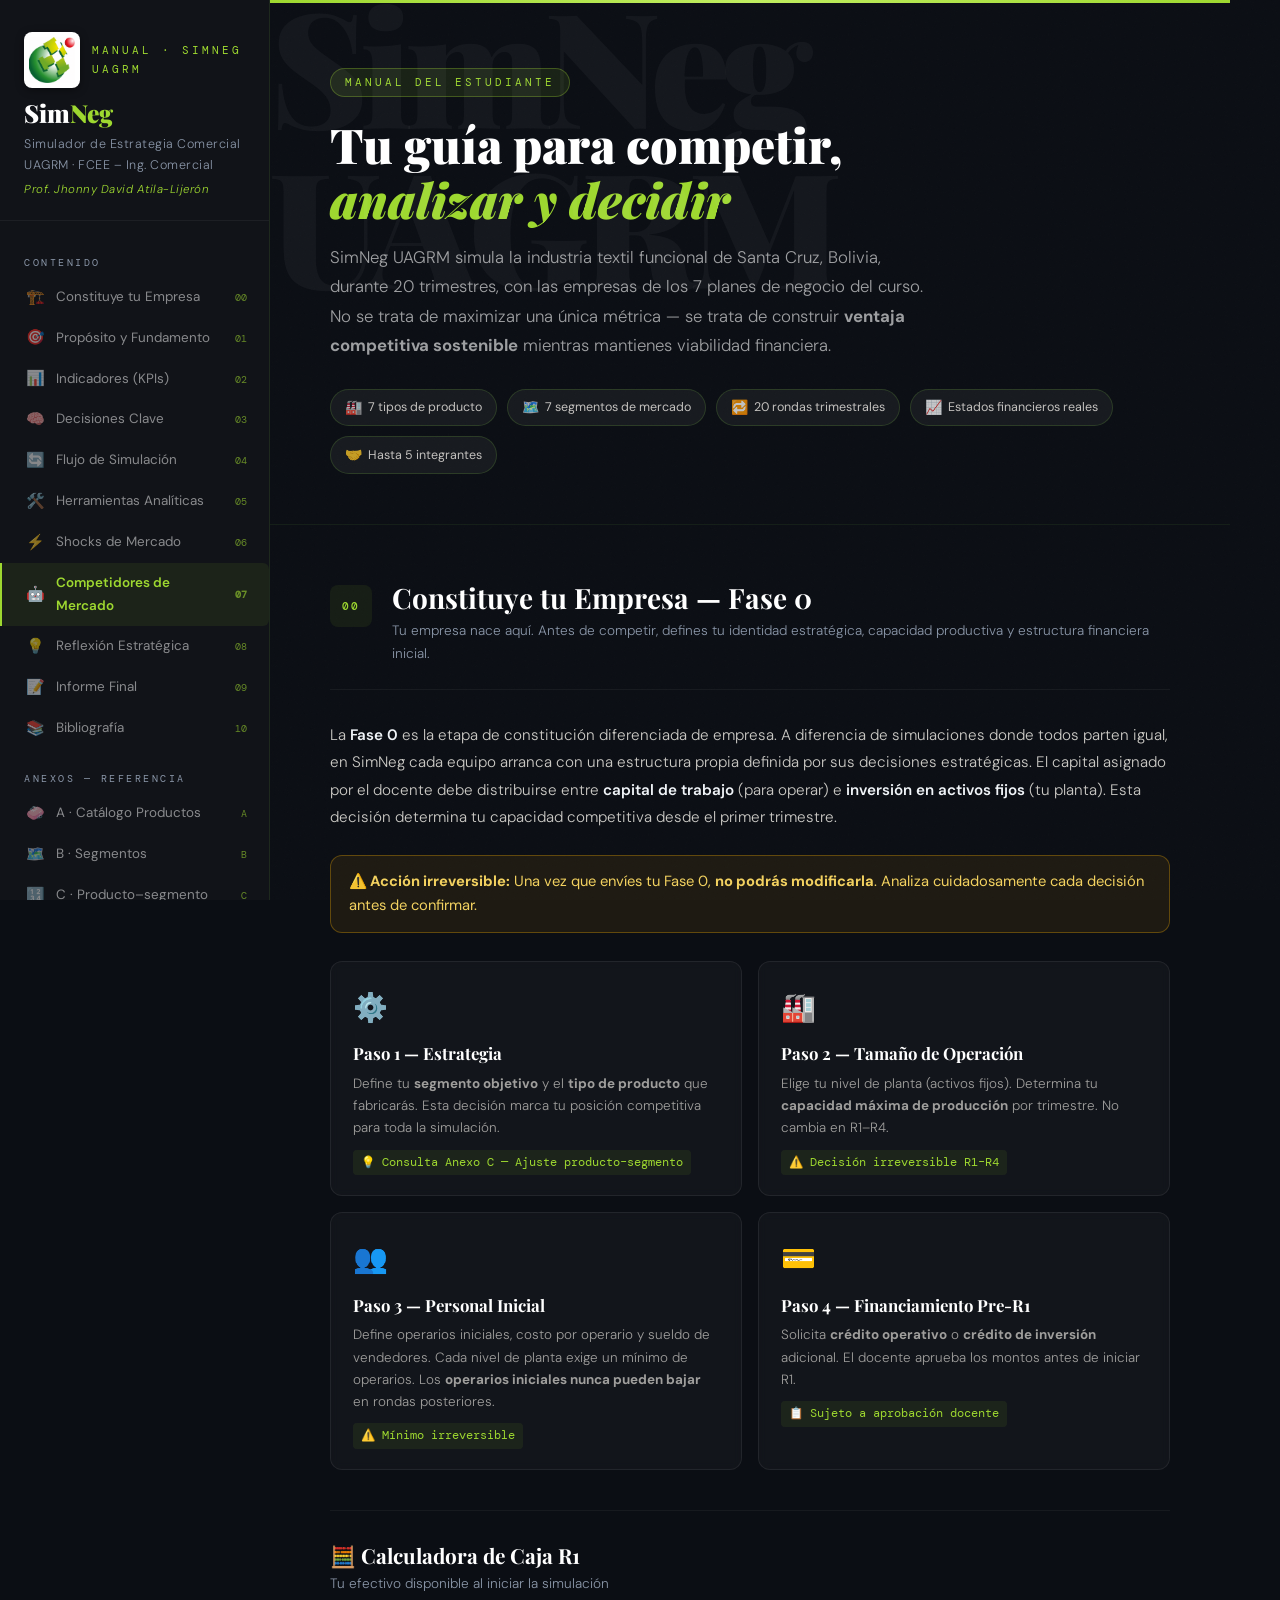
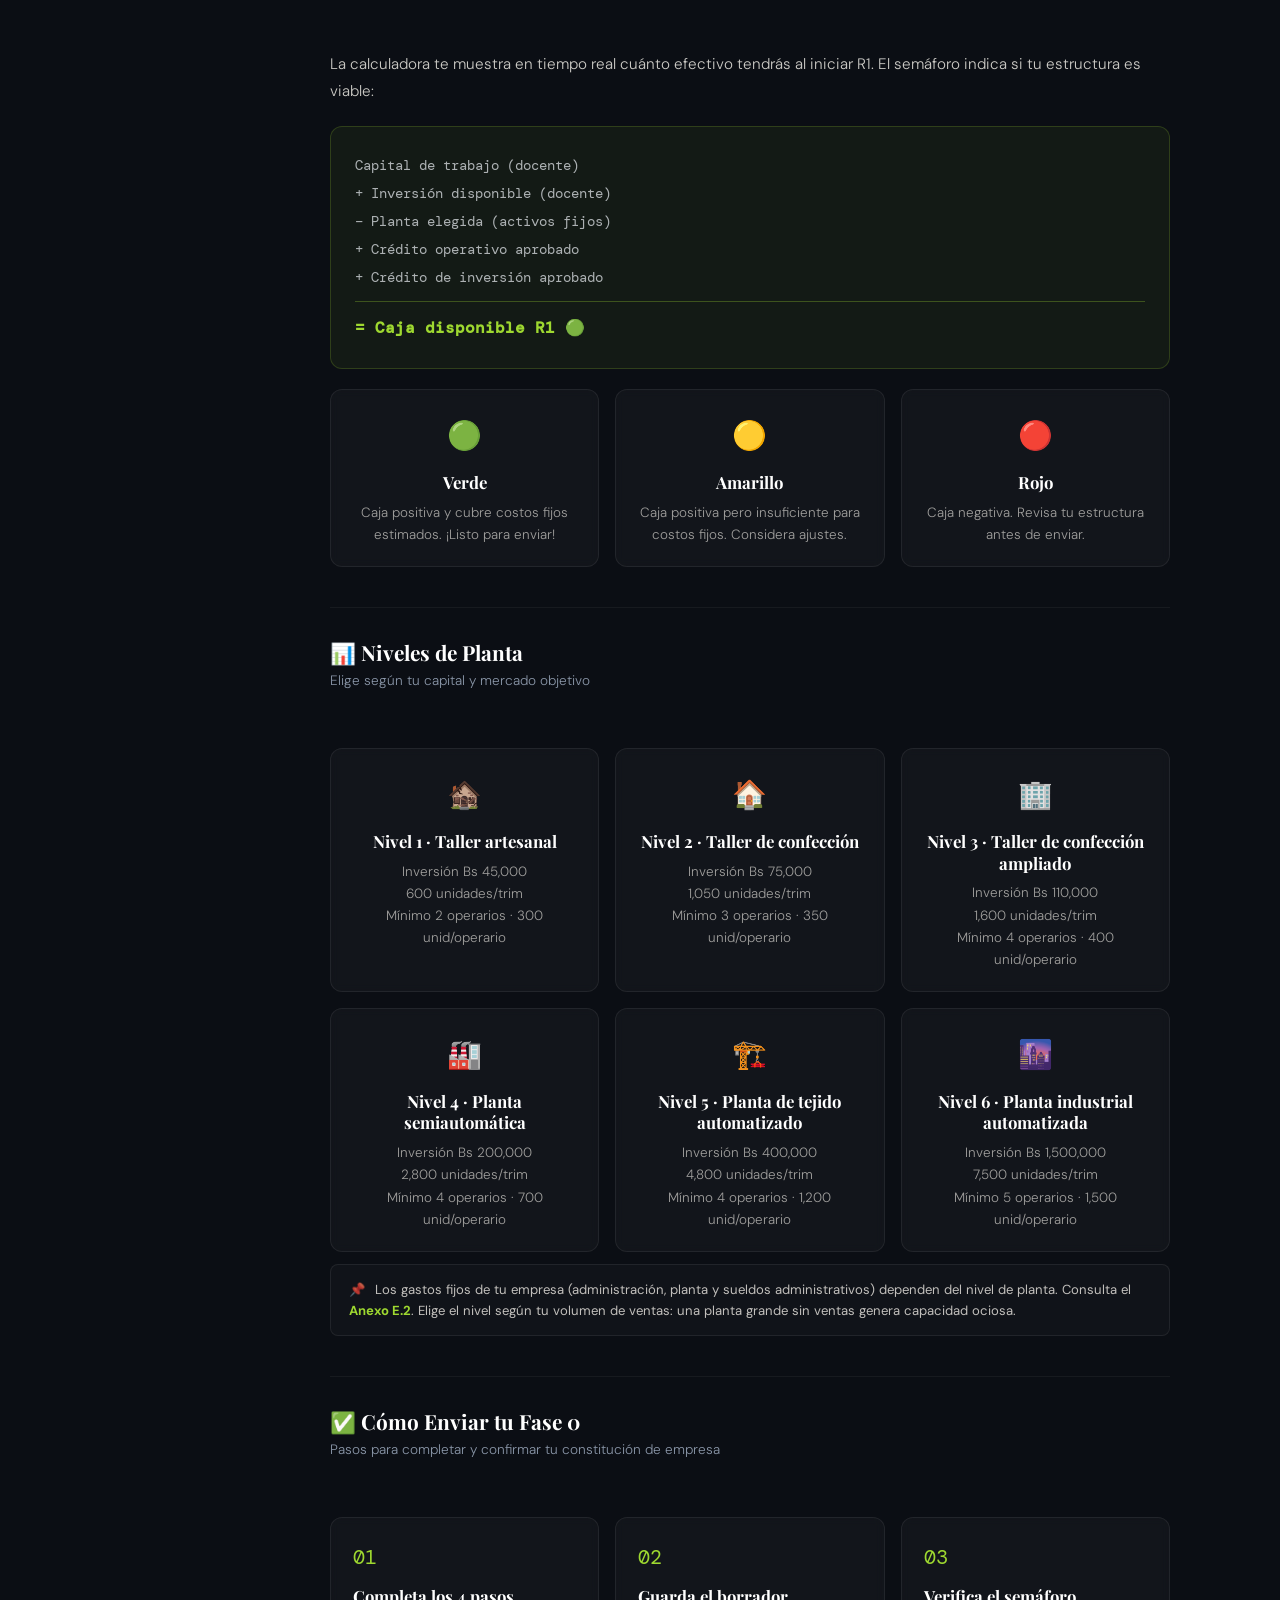
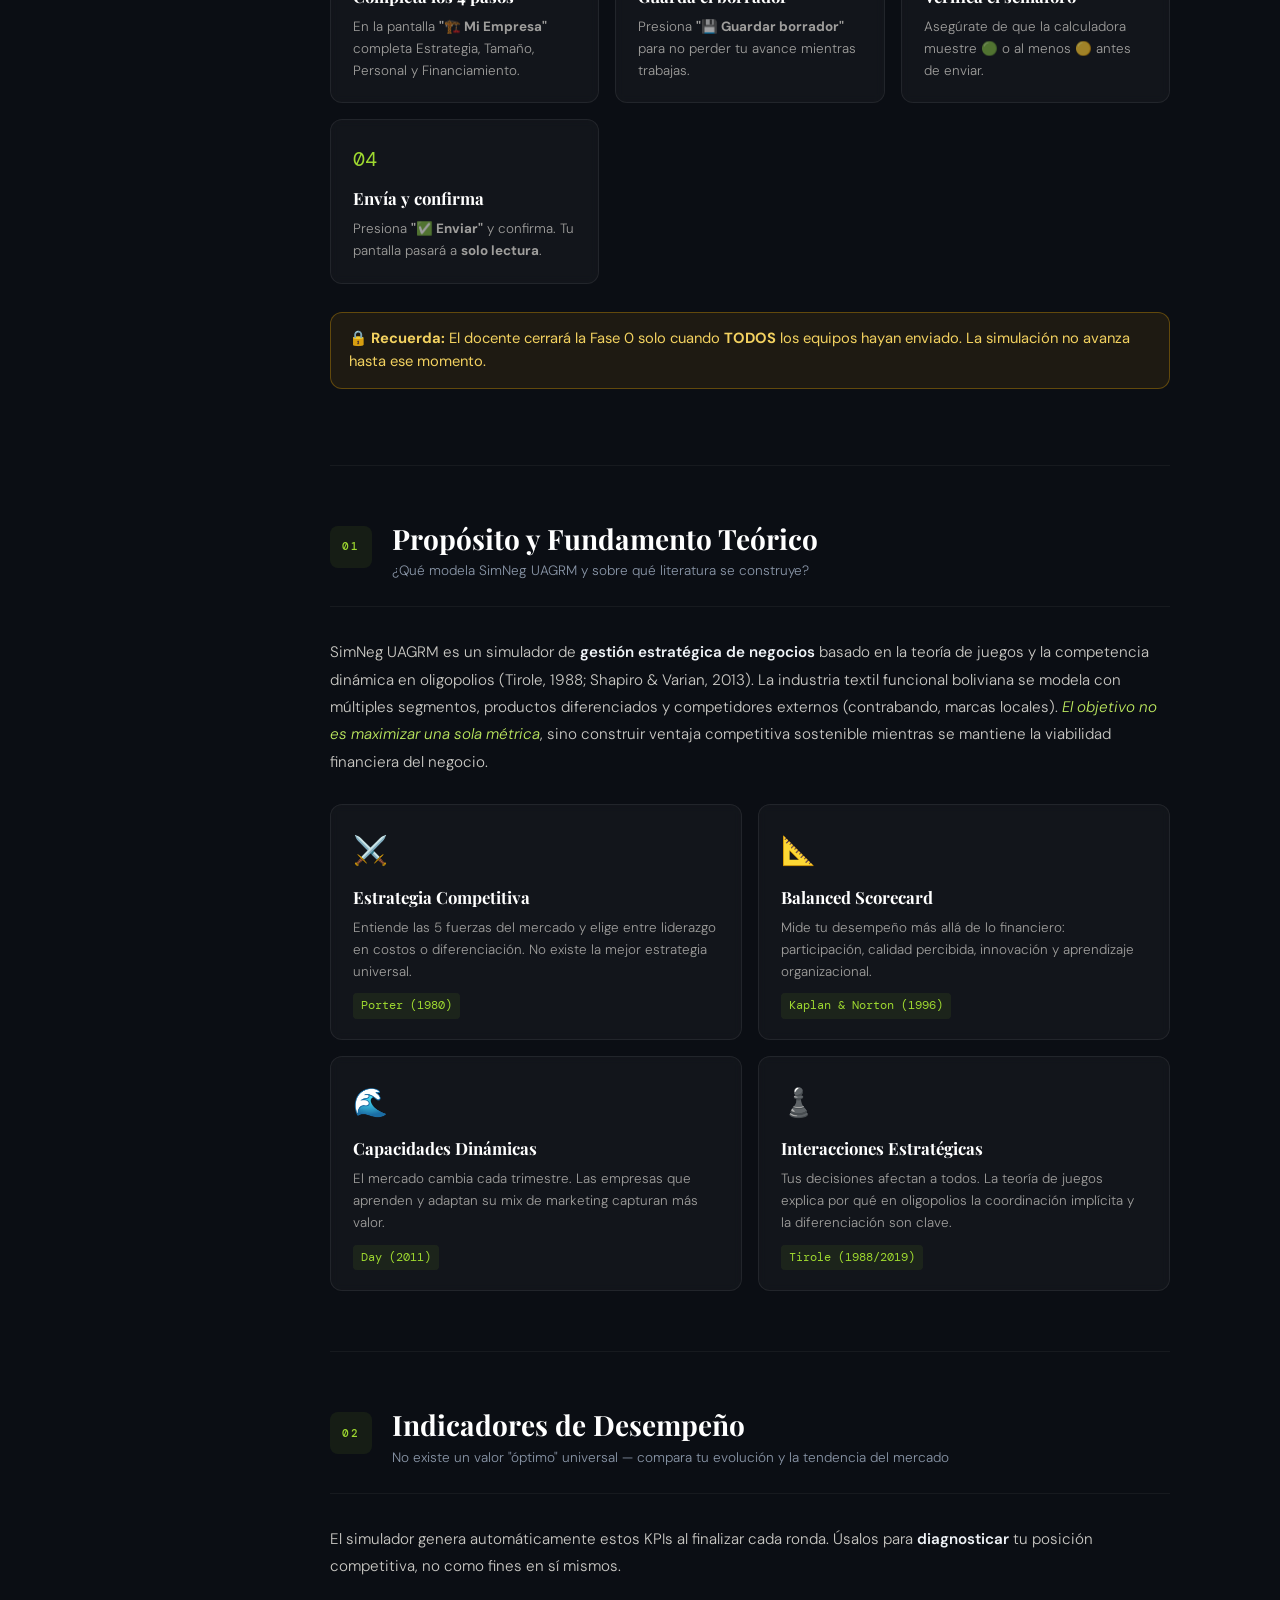
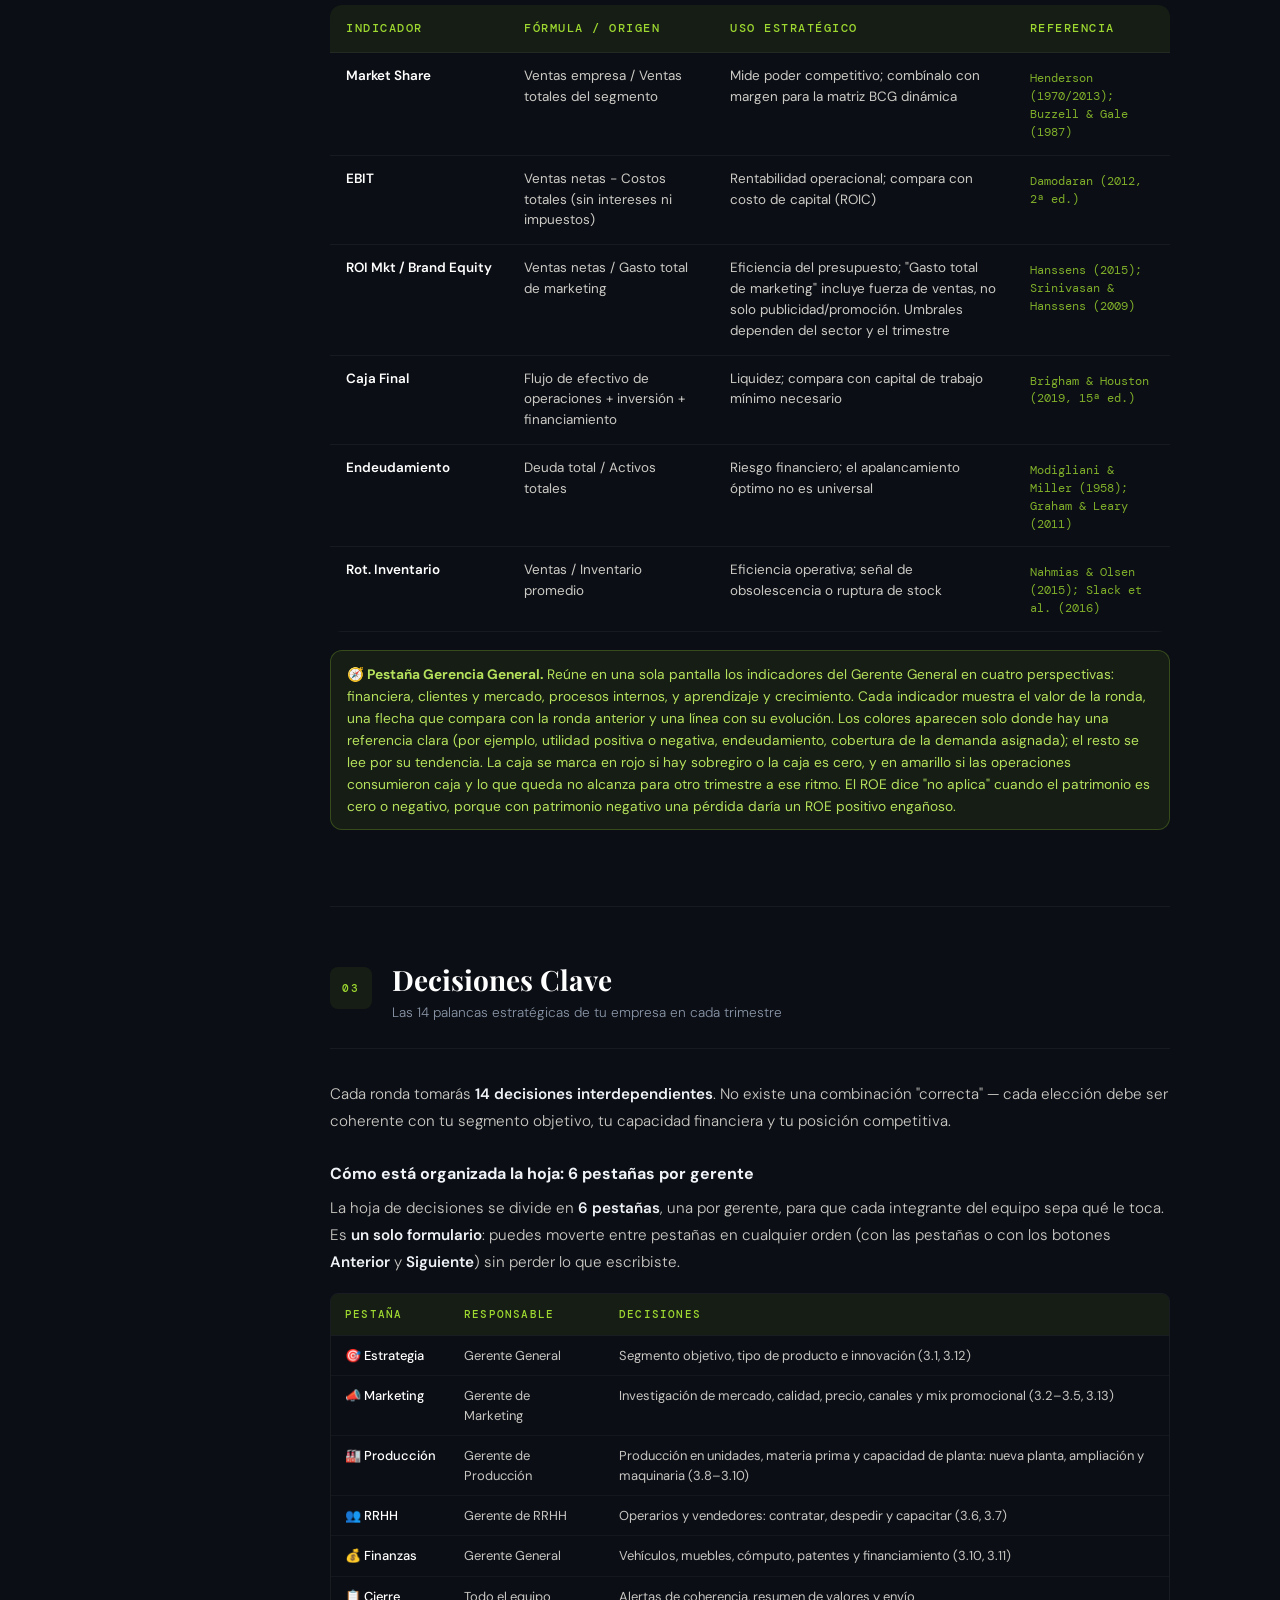
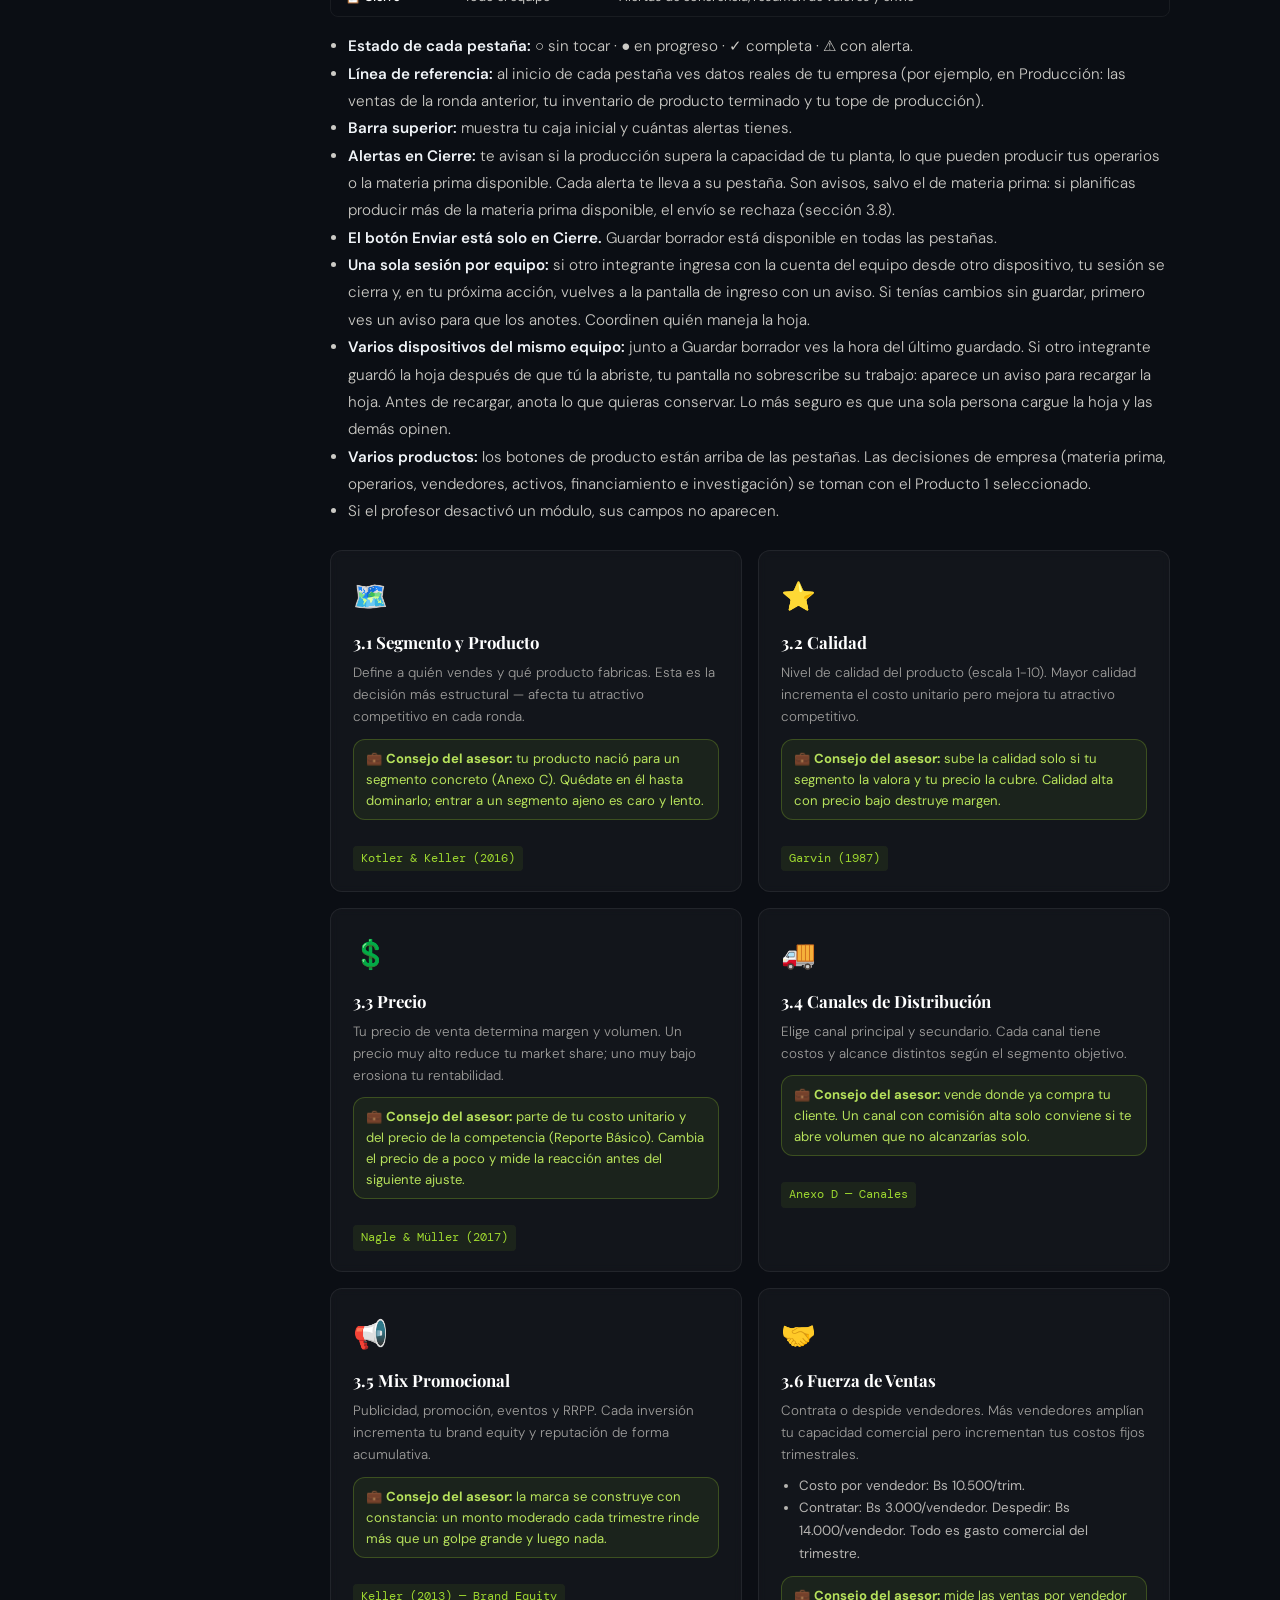
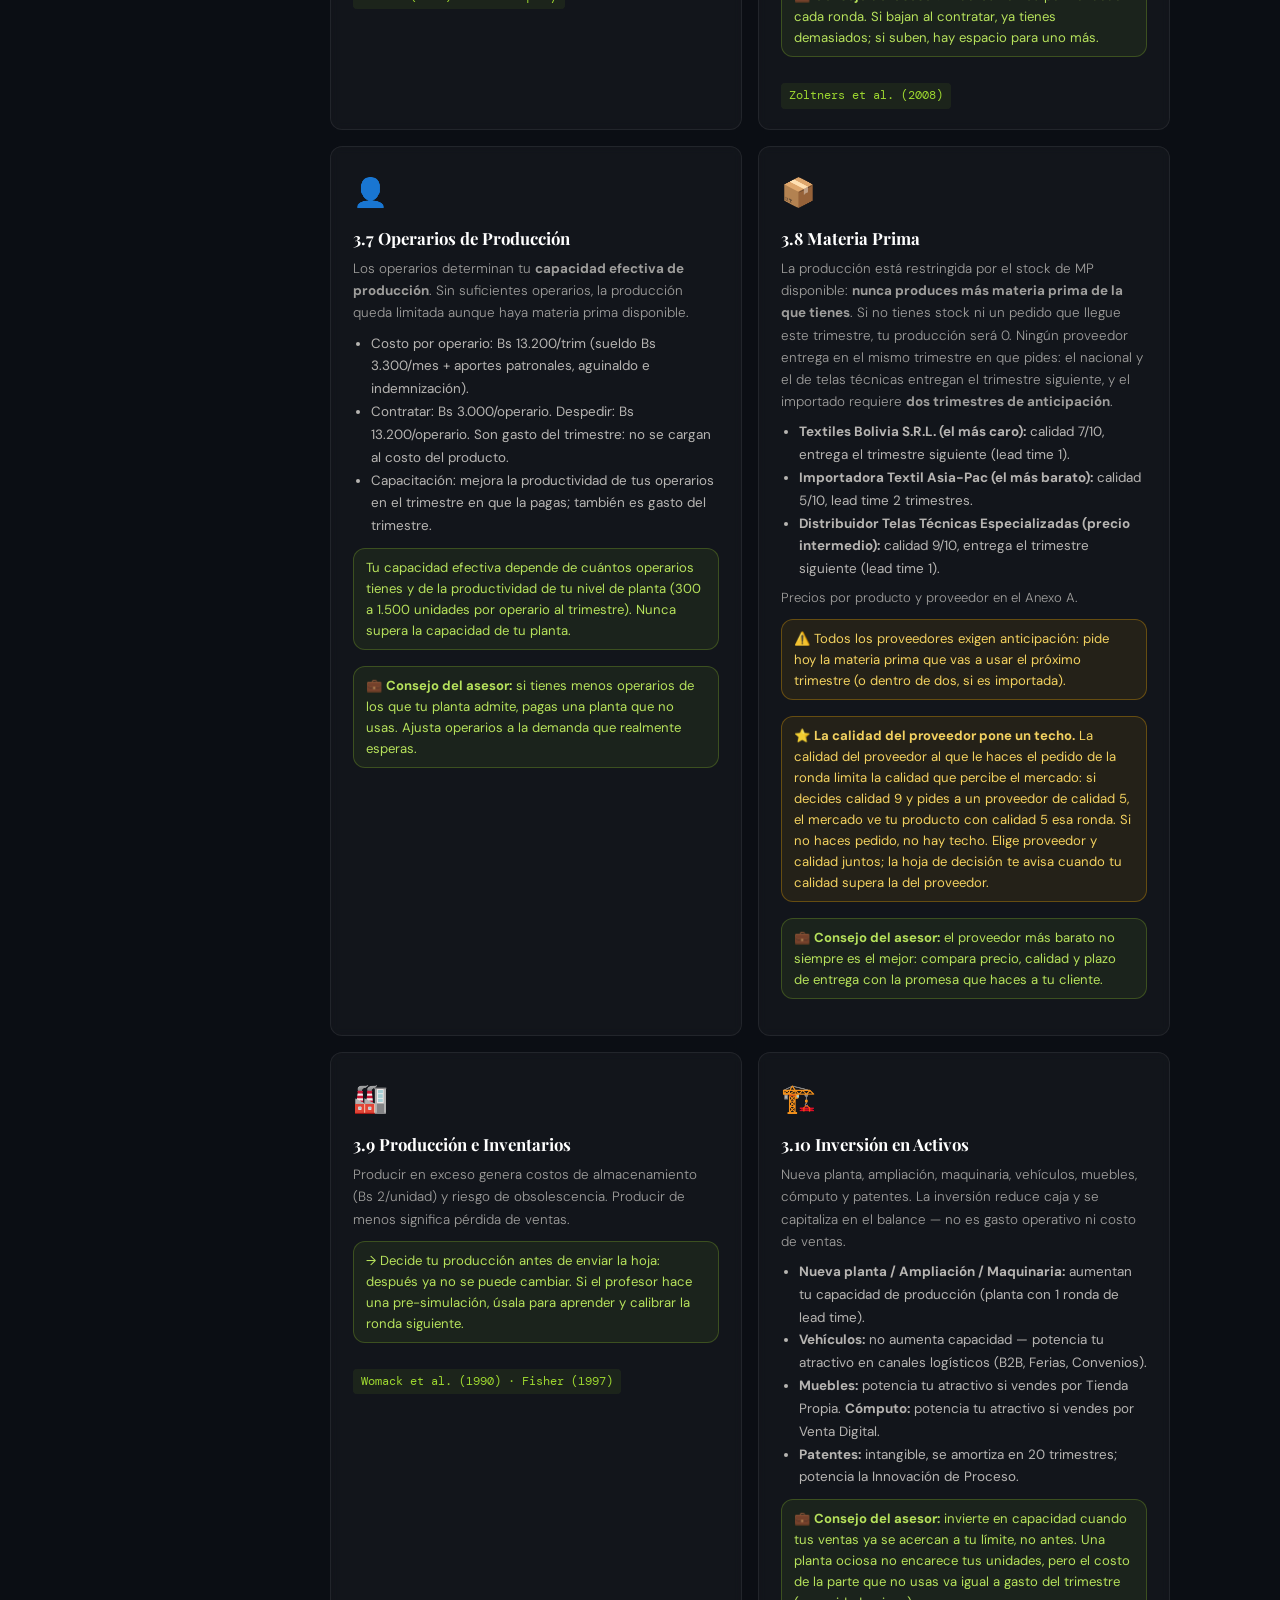
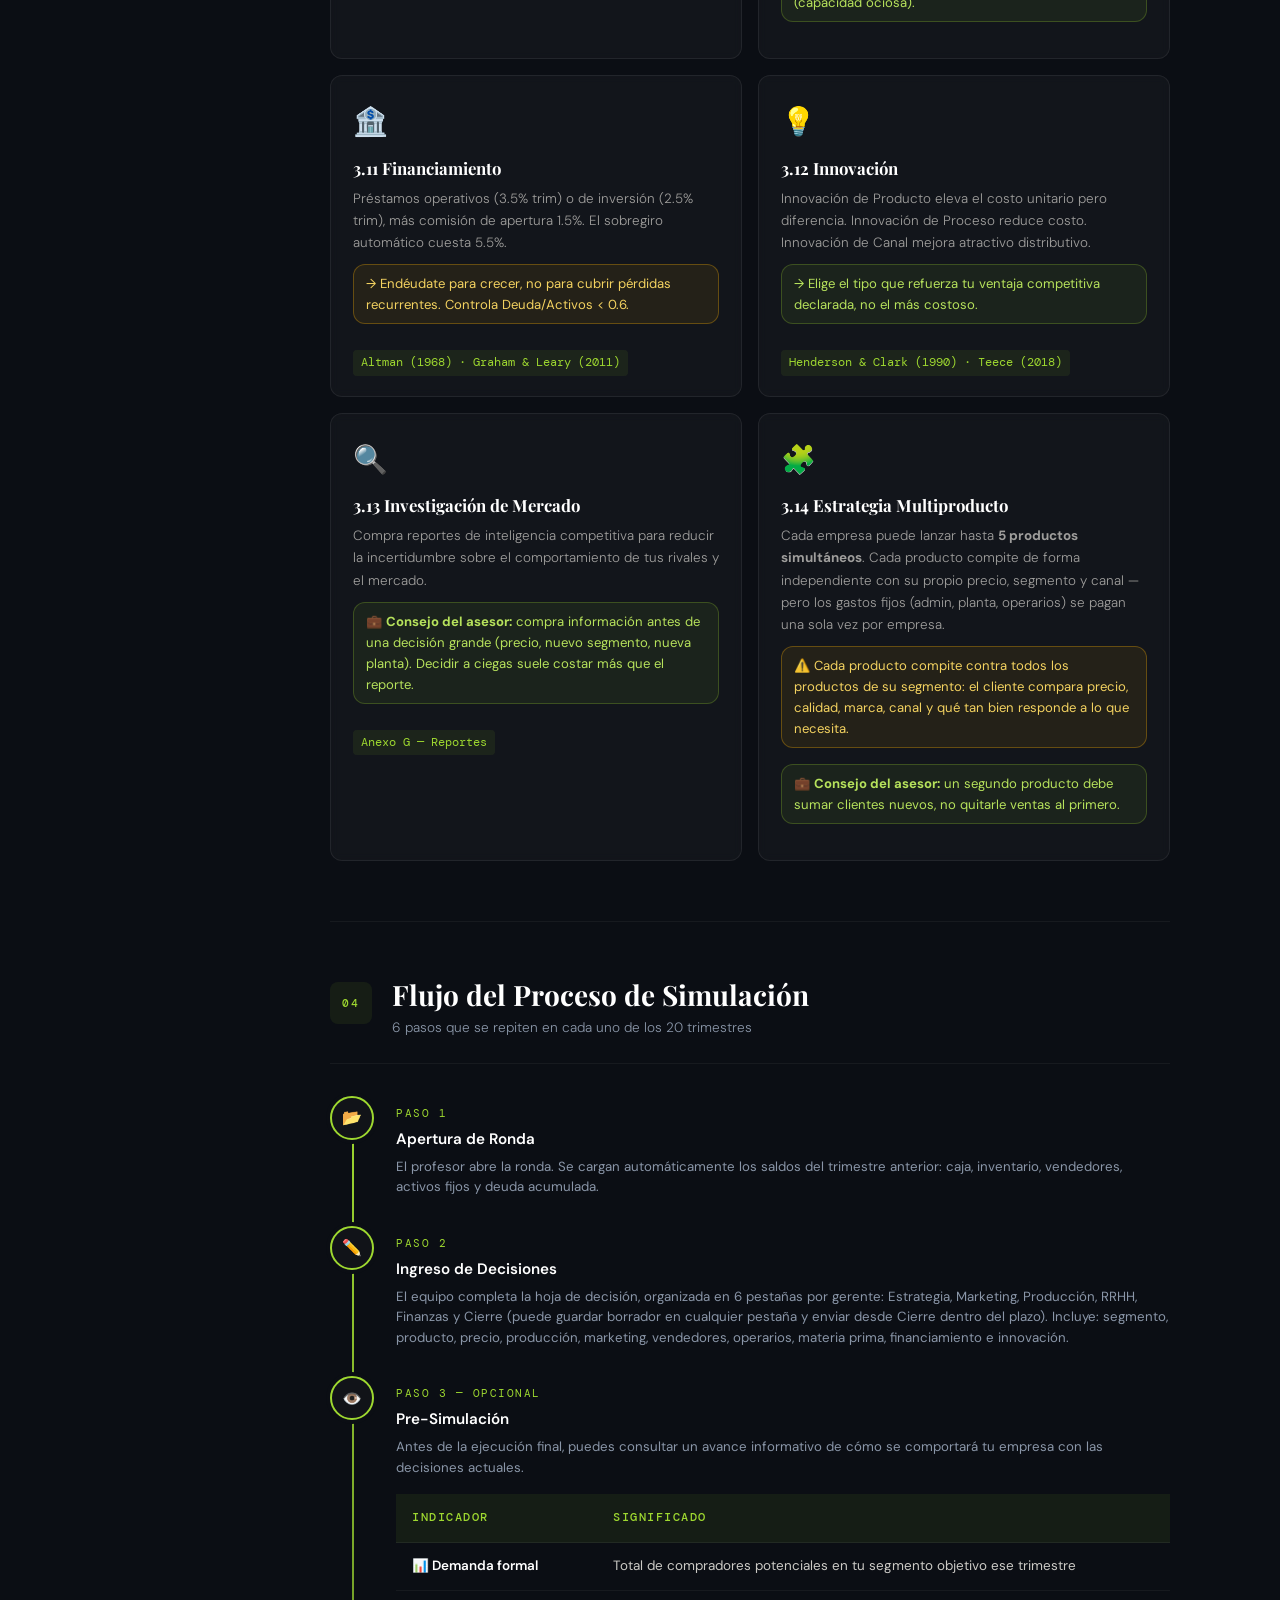
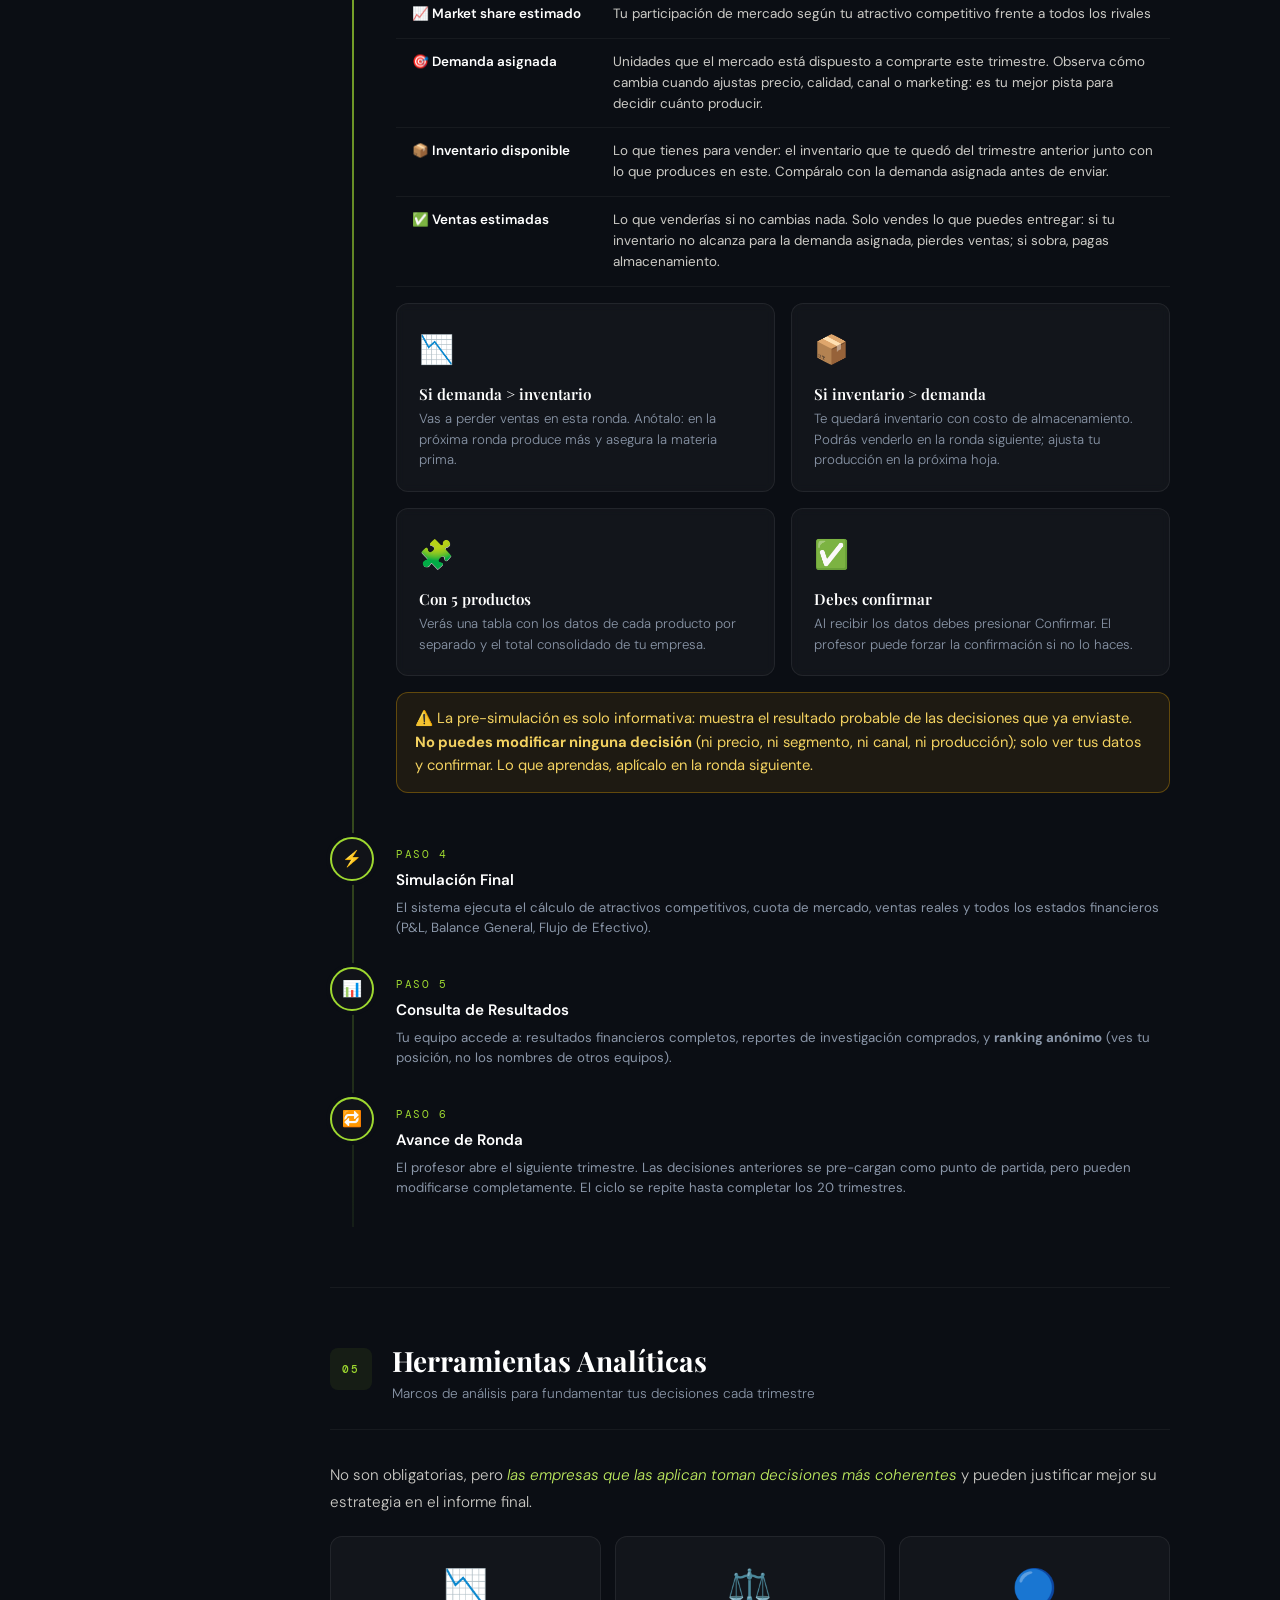
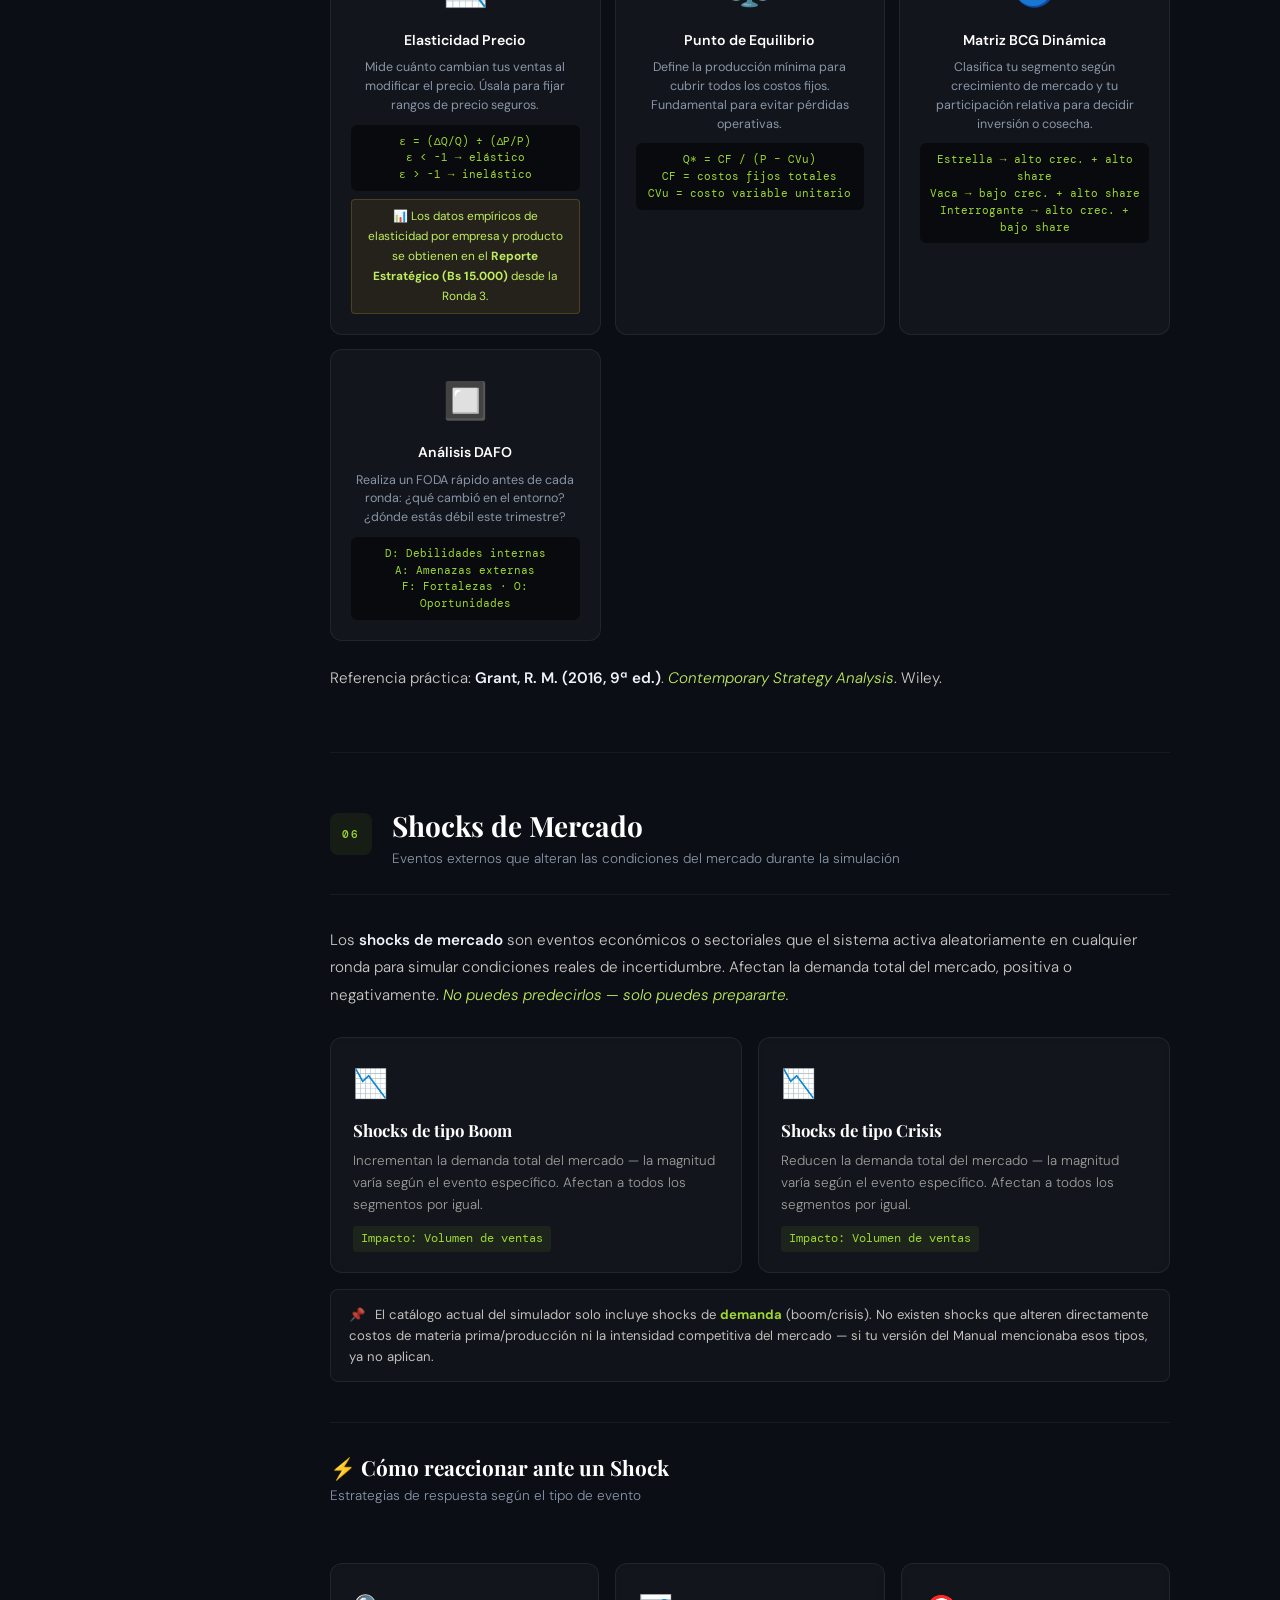
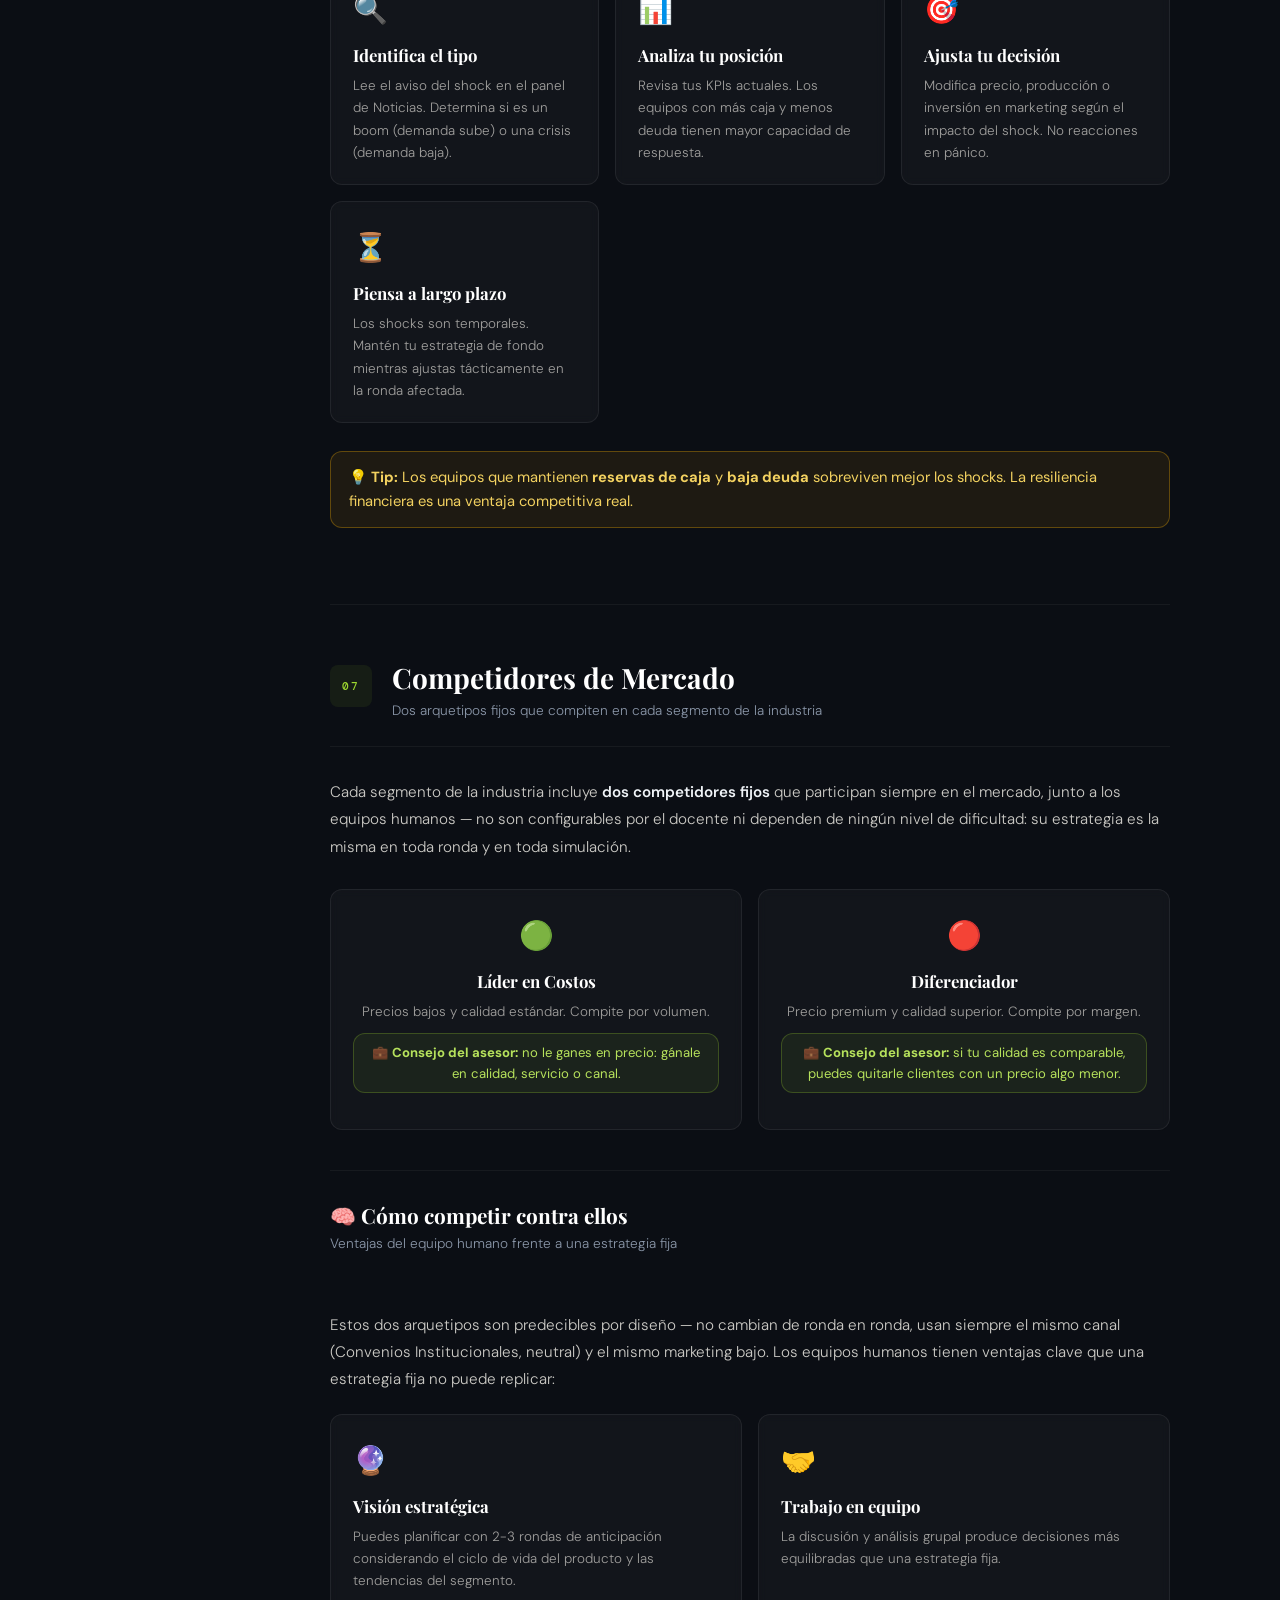
<file: manual.html>
<!DOCTYPE html>
<html lang="es">
<head>
<meta charset="UTF-8" />
<meta name="viewport" content="width=device-width, initial-scale=1.0" />
<title>Manual del Estudiante · Industria Textil · SimNeg UAGRM</title>
<link rel="preconnect" href="https://fonts.googleapis.com" />
<link rel="preconnect" href="https://fonts.gstatic.com" crossorigin />
<link href="https://fonts.googleapis.com/css2?family=Playfair+Display:ital,wght@0,700;0,900;1,700&family=DM+Sans:wght@300;400;500;600&family=DM+Mono:wght@400;500&display=swap" rel="stylesheet" />
<style>
  /* ── Variables ─────────────────────────────────── */
  :root {
    --ink:       #0B0E14;
    --ink-2:     #111318;
    --ink-3:     #1A1F2A;
    --gold:      #9ED830;
    --gold-lt:   #C0ED60;
    --gold-pale: #E8F9C0;
    --cream:     #F0F4F8;
    --white:     #FFFFFF;
    --muted:     #8A96A8;
    --accent1:   #9ED830;
    --accent2:   #7BC62F;
    --accent3:   #C0ED60;
    --danger:    #E53935;
    --sidebar-w: 270px;
    --radius:    12px;
    --shadow:    0 8px 40px rgba(0,0,0,0.5);
    --font-disp: 'Playfair Display', Georgia, serif;
    --font-body: 'DM Sans', sans-serif;
    --font-mono: 'DM Mono', monospace;
  }

  /* ── Reset & Base ──────────────────────────────── */
  *, *::before, *::after { box-sizing: border-box; margin: 0; padding: 0; }
  html { scroll-behavior: smooth; font-size: 16px; }

  body {
    background: #0B0E14;
    color: var(--cream);
    font-family: var(--font-body);
    line-height: 1.7;
    min-height: 100vh;
    overflow-x: hidden;
  }

  /* ── Grain overlay ──────────────────────────────── */
  body::before {
    content: '';
    position: fixed;
    inset: 0;
    background-image: url("data:image/svg+xml,%3Csvg viewBox='0 0 512 512' xmlns='http://www.w3.org/2000/svg'%3E%3Cfilter id='n'%3E%3CfeTurbulence type='fractalNoise' baseFrequency='0.75' numOctaves='4' stitchTiles='stitch'/%3E%3C/filter%3E%3Crect width='100%25' height='100%25' filter='url(%23n)' opacity='0.04'/%3E%3C/svg%3E");
    background-size: 200px 200px;
    pointer-events: none;
    z-index: 0;
    opacity: .5;
  }

  /* ── Layout ─────────────────────────────────────── */
  .layout { display: flex; min-height: 100vh; position: relative; z-index: 1; }

  /* ── Sidebar ────────────────────────────────────── */
  .sidebar {
    width: var(--sidebar-w);
    min-height: 100vh;
    background: #111318;
    border-right: 1px solid rgba(125,194,66,0.12);
    position: fixed;
    top: 0; left: 0; bottom: 0;
    display: flex;
    flex-direction: column;
    overflow-y: auto;
    z-index: 100;
    transition: transform .3s ease;
  }

  .sidebar-logo {
    padding: 32px 24px 20px;
    border-bottom: 1px solid rgba(255,255,255,0.05);
  }
  .sidebar-logo .sim-tag {
    font-family: var(--font-mono);
    font-size: 11px;
    letter-spacing: 3px;
    color: var(--gold);
    text-transform: uppercase;
    display: block;
    margin-bottom: 8px;
  }
  .sidebar-logo h1 {
    font-family: var(--font-disp);
    font-size: 1.55rem;
    font-weight: 900;
    color: var(--white);
    line-height: 1.2;
  }
  .sidebar-logo h1 span { color: var(--gold); }

  .sidebar-subtitle {
    font-size: .78rem;
    color: var(--muted);
    margin-top: 6px;
    font-weight: 300;
    letter-spacing: .5px;
  }

  .sidebar-nav { padding: 20px 0; flex: 1; }
  .nav-section-label {
    font-family: var(--font-mono);
    font-size: 9.5px;
    letter-spacing: 2.5px;
    color: var(--muted);
    text-transform: uppercase;
    padding: 14px 24px 6px;
  }

  .nav-item {
    display: flex;
    align-items: center;
    gap: 10px;
    padding: 9px 22px;
    color: rgba(255,255,255,0.5);
    text-decoration: none;
    font-size: .84rem;
    font-weight: 400;
    cursor: pointer;
    border-left: 2px solid transparent;
    border-radius: 0 6px 6px 0;
    transition: all .2s ease;
  }
  .nav-item:hover {
    color: rgba(255,255,255,0.85);
    background: rgba(255,255,255,0.03);
    border-left-color: rgba(158,216,48,0.5);
  }
  .nav-item.active {
    color: #9ED830;
    background: rgba(158,216,48,0.08);
    border-left-color: #9ED830;
    font-weight: 600;
  }
  .nav-item .nav-icon {
    width: 22px; height: 22px;
    display: flex; align-items: center; justify-content: center;
    font-size: 15px; flex-shrink: 0;
  }
  .nav-item .nav-num {
    font-family: var(--font-mono);
    font-size: 10px;
    color: #9ED830;
    opacity: .6;
    margin-left: auto;
    flex-shrink: 0;
  }

  .sidebar-footer {
    padding: 18px 24px;
    border-top: 1px solid rgba(125,194,66,0.09);
  }
  .sidebar-footer p {
    font-size: .72rem;
    color: var(--muted);
    line-height: 1.5;
  }
  .sidebar-footer strong { color: #9ED830; }

  /* ── Mobile sidebar toggle ─────────────────────── */
  .menu-toggle {
    display: none;
    position: fixed;
    top: 16px; left: 16px;
    z-index: 200;
    background: var(--ink-2);
    border: 1px solid rgba(255,255,255,0.12);
    color: var(--gold);
    width: 44px; height: 44px;
    border-radius: 8px;
    cursor: pointer;
    font-size: 20px;
    align-items: center; justify-content: center;
  }

  /* ── Main content ───────────────────────────────── */
  .main {
    margin-left: var(--sidebar-w);
    flex: 1;
    padding: 0 0 80px;
    max-width: 960px;
  }

  /* ── Hero ───────────────────────────────────────── */
  .hero {
    padding: 64px 60px 50px;
    position: relative;
    overflow: hidden;
    border-bottom: 1px solid rgba(125,194,66,0.09);
  }
  .hero::before {
    content: 'SimNeg UAGRM';
    position: absolute;
    right: -10px; top: -20px;
    font-family: var(--font-disp);
    font-size: 160px;
    font-weight: 900;
    color: rgba(255,255,255,0.04);
    letter-spacing: -8px;
    pointer-events: none;
    line-height: 1;
  }
  .hero-tag {
    font-family: var(--font-mono);
    font-size: 11px;
    letter-spacing: 3px;
    color: #9ED830;
    text-transform: uppercase;
    display: inline-block;
    background: rgba(158,216,48,0.1);
    border: 1px solid rgba(158,216,48,0.3);
    padding: 4px 14px;
    border-radius: 100px;
    margin-bottom: 20px;
  }
  .hero h2 {
    font-family: var(--font-disp);
    font-size: clamp(2rem, 4vw, 3rem);
    font-weight: 900;
    line-height: 1.15;
    color: var(--white);
    margin-bottom: 16px;
  }
  .hero h2 em { color: #9ED830; font-style: italic; }
  .hero-desc {
    font-size: 1.05rem;
    color: rgba(255,255,255,0.6);
    max-width: 600px;
    line-height: 1.75;
    font-weight: 300;
  }
  .hero-badges {
    display: flex; flex-wrap: wrap; gap: 10px;
    margin-top: 28px;
  }
  .badge {
    display: inline-flex; align-items: center; gap: 6px;
    background: rgba(255,255,255,0.05);
    border: 1px solid rgba(125,194,66,0.2);
    padding: 6px 14px;
    border-radius: 100px;
    font-size: .78rem;
    color: rgba(253,250,243,0.75);
    font-weight: 400;
  }
  .badge span { font-size: 14px; }

  /* ── Progress bar decorative ───────────────────── */
  .progress-bar-deco {
    height: 3px;
    background: linear-gradient(90deg, #9ED830, #C0ED60, #9ED830);
    width: 100%;
  }

  /* ── Sections ───────────────────────────────────── */
  .section {
    padding: 56px 60px 20px;
    opacity: 0;
    transform: translateY(20px);
    transition: opacity .5s ease, transform .5s ease;
  }
  .section.visible { opacity: 1; transform: translateY(0); }

  .section-header {
    display: flex; align-items: flex-start; gap: 20px;
    margin-bottom: 32px;
    padding-bottom: 24px;
    border-bottom: 1px solid rgba(255,255,255,0.05);
  }
  .section-num {
    font-family: var(--font-mono);
    font-size: 11px;
    letter-spacing: 2px;
    color: #9ED830;
    background: rgba(158,216,48,0.08);
    width: 42px; height: 42px;
    border-radius: 8px;
    display: flex; align-items: center; justify-content: center;
    flex-shrink: 0;
    font-weight: 500;
    margin-top: 4px;
  }
  .section-title-block h3 {
    font-family: var(--font-disp);
    font-size: 1.75rem;
    font-weight: 700;
    color: var(--white);
    line-height: 1.2;
  }
  .section-title-block p {
    font-size: .85rem;
    color: var(--muted);
    margin-top: 4px;
    font-weight: 300;
  }

  /* ── Prose ──────────────────────────────────────── */
  .prose {
    font-size: .95rem;
    color: rgba(253,250,243,0.8);
    line-height: 1.8;
    font-weight: 300;
  }
  .prose strong { color: var(--cream); font-weight: 600; }
  .prose em { color: var(--gold-lt); font-style: italic; }

  /* ── Cards grid ─────────────────────────────────── */
  .cards-grid {
    display: grid;
    grid-template-columns: repeat(auto-fill, minmax(280px, 1fr));
    gap: 16px;
    margin-top: 24px;
  }
  .card {
    background: rgba(255,255,255,0.03);
    border: 1px solid rgba(255,255,255,0.07);
    border-radius: var(--radius);
    padding: 22px 22px 20px;
    transition: all .25s ease;
    cursor: default;
    position: relative;
    overflow: hidden;
    backdrop-filter: blur(4px);
  }
  .card::before {
    content: '';
    position: absolute;
    top: 0; left: 0; right: 0;
    height: 2px;
    border-radius: var(--radius) var(--radius) 0 0;
    background: var(--card-accent, var(--gold));
    opacity: 0;
    transition: opacity .25s ease;
  }
  .card:hover { 
    background: rgba(255,255,255,0.06);
    border-color: rgba(125,194,66,0.2);
    transform: translateY(-2px);
    box-shadow: 0 12px 32px rgba(0,0,0,0.6);
  }
  .card:hover::before { opacity: 1; }
  .card-icon { font-size: 28px; margin-bottom: 12px; display: block; }
  .card h4 {
    font-family: var(--font-disp);
    font-size: 1.05rem;
    font-weight: 700;
    color: var(--white);
    margin-bottom: 8px;
    line-height: 1.3;
  }
  .card p {
    font-size: .84rem;
    color: rgba(253,250,243,0.6);
    line-height: 1.65;
    font-weight: 300;
  }
  .card .ref-tag {
    display: inline-block;
    margin-top: 10px;
    font-size: .72rem;
    font-family: var(--font-mono);
    color: #9ED830;
    background: rgba(158,216,48,0.08);
    padding: 3px 8px;
    border-radius: 4px;
  }

  /* ── KPI Table ──────────────────────────────────── */
  .kpi-table-wrap { overflow-x: auto; margin-top: 24px; border-radius: var(--radius); }
  table {
    width: 100%;
    border-collapse: collapse;
    font-size: .84rem;
  }
  thead {
    background: rgba(158,216,48,0.07);
  }
  thead th {
    padding: 14px 16px;
    text-align: left;
    font-family: var(--font-mono);
    font-size: .73rem;
    letter-spacing: 1.5px;
    text-transform: uppercase;
    color: #9ED830;
    font-weight: 500;
    border-bottom: 1px solid rgba(255,255,255,0.06);
    white-space: nowrap;
  }
  tbody tr {
    border-bottom: 1px solid rgba(255,255,255,0.05);
    transition: background .2s;
  }
  tbody tr:hover { background: rgba(158,216,48,0.04); }
  tbody td {
    padding: 13px 16px;
    color: rgba(253,250,243,0.8);
    vertical-align: top;
    line-height: 1.55;
  }
  tbody td:first-child {
    color: var(--white);
    font-weight: 600;
    white-space: nowrap;
  }
  tbody td .ref-inline {
    display: block;
    font-size: .72rem;
    font-family: var(--font-mono);
    color: var(--gold);
    margin-top: 4px;
    opacity: .8;
  }

  /* ── Process timeline ───────────────────────────── */
  .timeline { margin-top: 24px; position: relative; }
  .timeline::before {
    content: '';
    position: absolute;
    left: 22px; top: 0; bottom: 0;
    width: 2px;
    background: linear-gradient(180deg, var(--gold) 0%, rgba(125,194,66,0.09) 100%);
  }
  .timeline-item {
    display: flex;
    gap: 22px;
    padding-bottom: 28px;
    position: relative;
  }
  .timeline-dot {
    width: 44px; height: 44px;
    border-radius: 50%;
    background: var(--ink-2);
    border: 2px solid var(--gold);
    display: flex; align-items: center; justify-content: center;
    font-size: 16px;
    flex-shrink: 0;
    position: relative;
    z-index: 1;
    box-shadow: 0 0 0 4px var(--ink);
  }
  .timeline-content { padding-top: 8px; }
  .timeline-content h4 {
    font-weight: 600;
    color: var(--white);
    font-size: .95rem;
    margin-bottom: 4px;
  }
  .timeline-content p {
    font-size: .83rem;
    color: var(--muted);
    line-height: 1.55;
  }
  .timeline-step {
    font-family: var(--font-mono);
    font-size: .7rem;
    color: var(--gold);
    text-transform: uppercase;
    letter-spacing: 1.5px;
    display: block;
    margin-bottom: 4px;
  }

  /* ── Decision cards (3.x) ───────────────────────── */
  .decision-grid {
    display: grid;
    grid-template-columns: repeat(auto-fill, minmax(260px, 1fr));
    gap: 14px;
    margin-top: 20px;
  }
  .decision-card {
    background: rgba(255,255,255,0.03);
    border: 1px solid rgba(255,255,255,0.07);
    border-radius: var(--radius);
    padding: 20px;
    position: relative;
    overflow: hidden;
    transition: all .25s ease;
  }
  .decision-card::after {
    content: attr(data-num);
    position: absolute;
    bottom: -10px; right: 10px;
    font-family: var(--font-disp);
    font-size: 72px;
    font-weight: 900;
    color: rgba(255,255,255,0.03);
    line-height: 1;
    pointer-events: none;
  }
  .decision-card:hover {
    background: rgba(255,255,255,0.05);
    border-color: rgba(158,216,48,0.2);
    transform: translateY(-2px);
  }
  .dc-top { display: flex; align-items: center; gap: 10px; margin-bottom: 12px; }
  .dc-icon {
    width: 36px; height: 36px;
    border-radius: 8px;
    display: flex; align-items: center; justify-content: center;
    font-size: 18px;
    flex-shrink: 0;
  }
  .decision-card h4 {
    font-weight: 600;
    font-size: .92rem;
    color: var(--white);
    line-height: 1.3;
  }
  .decision-card .insight {
    font-size: .8rem;
    color: rgba(253,250,243,0.55);
    line-height: 1.6;
    margin-top: 6px;
  }
  .decision-card .tip {
    display: flex; align-items: flex-start; gap: 6px;
    margin-top: 10px;
    background: rgba(255,255,255,0.03);
    border-radius: 6px;
    padding: 8px 10px;
    font-size: .76rem;
    color: var(--gold-lt);
    line-height: 1.5;
  }
  .decision-card .tip::before { content: '→'; flex-shrink: 0; }
  .dc-refs {
    margin-top: 10px;
    font-size: .7rem;
    font-family: var(--font-mono);
    color: #5E8A65;
    line-height: 1.5;
  }

  /* ── Reflection cards ───────────────────────────── */
  .questions-list {
    display: flex;
    flex-direction: column;
    gap: 12px;
    margin-top: 20px;
  }
  .question-item {
    background: rgba(255,255,255,0.025);
    border: 1px solid rgba(255,255,255,0.07);
    border-left: 3px solid var(--q-color, var(--gold));
    border-radius: 0 var(--radius) var(--radius) 0;
    padding: 16px 20px;
    transition: all .2s ease;
    cursor: default;
  }
  .question-item:hover {
    background: rgba(255,255,255,0.05);
    transform: translateX(4px);
  }
  .question-item p {
    font-size: .9rem;
    color: rgba(253,250,243,0.85);
    line-height: 1.65;
    font-weight: 300;
  }
  .question-item strong { color: var(--white); }

  /* ── Tools cards ────────────────────────────────── */
  .tools-grid {
    display: grid;
    grid-template-columns: repeat(auto-fill, minmax(220px, 1fr));
    gap: 14px;
    margin-top: 20px;
  }
  .tool-card {
    background: rgba(255,255,255,0.03);
    border: 1px solid rgba(255,255,255,0.07);
    border-radius: var(--radius);
    padding: 20px;
    text-align: center;
    transition: all .25s ease;
  }
  .tool-card:hover {
    background: rgba(255,255,255,0.06);
    border-color: rgba(125,194,66,0.2);
    transform: translateY(-3px);
    box-shadow: 0 16px 32px rgba(0,0,0,0.3);
  }
  .tool-card .tool-icon { font-size: 36px; margin-bottom: 10px; }
  .tool-card h4 {
    font-weight: 600;
    font-size: .88rem;
    color: var(--white);
    margin-bottom: 6px;
  }
  .tool-card p {
    font-size: .78rem;
    color: var(--muted);
    line-height: 1.5;
  }
  .tool-card .formula {
    margin-top: 10px;
    background: rgba(0,0,0,0.5);
    border-radius: 6px;
    padding: 8px;
    font-family: var(--font-mono);
    font-size: .7rem;
    color: #9ED830;
    line-height: 1.5;
  }

  /* ── Informe final ──────────────────────────────── */
  .report-steps {
    display: grid;
    grid-template-columns: repeat(auto-fill, minmax(200px, 1fr));
    gap: 14px;
    margin-top: 20px;
  }
  .report-step {
    background: rgba(255,255,255,0.03);
    border: 1px solid rgba(255,255,255,0.07);
    border-radius: var(--radius);
    padding: 20px 18px;
    text-align: center;
    transition: all .25s ease;
  }
  .report-step:hover { background: rgba(255,255,255,0.06); transform: translateY(-2px); }
  .report-step .step-n {
    font-family: var(--font-disp);
    font-size: 2rem;
    font-weight: 900;
    color: #9ED830;
    opacity: .4;
    display: block;
    line-height: 1;
    margin-bottom: 8px;
  }
  .report-step h4 {
    font-weight: 600; font-size: .88rem; color: var(--white); margin-bottom: 6px;
  }
  .report-step p { font-size: .78rem; color: var(--muted); line-height: 1.5; }

  /* ── Bibliography ───────────────────────────────── */
  .bib-filter {
    display: flex; flex-wrap: wrap; gap: 8px;
    margin-bottom: 20px;
  }
  .bib-btn {
    padding: 6px 16px;
    border-radius: 100px;
    border: 1px solid rgba(255,255,255,0.12);
    background: transparent;
    color: rgba(253,250,243,0.65);
    font-size: .8rem;
    font-family: var(--font-body);
    cursor: pointer;
    transition: all .2s;
  }
  .bib-btn:hover, .bib-btn.active {
    background: #9ED830;
    border-color: #9ED830;
    color: #0B0E14;
    font-weight: 600;
  }
  .bib-list { display: flex; flex-direction: column; gap: 8px; }
  .bib-item {
    background: rgba(255,255,255,0.025);
    border: 1px solid rgba(255,255,255,0.06);
    border-radius: 8px;
    padding: 12px 16px;
    font-size: .82rem;
    color: rgba(255,255,255,0.6);
    line-height: 1.6;
    transition: all .2s;
  }
  .bib-item:hover { background: rgba(255,255,255,0.05); color: var(--cream); }
  .bib-item .bib-author { color: #9ED830; font-weight: 500; }
  .bib-item .bib-cat {
    display: inline-block;
    font-family: var(--font-mono);
    font-size: .65rem;
    color: var(--muted);
    background: rgba(255,255,255,0.05);
    padding: 2px 7px;
    border-radius: 4px;
    margin-left: 6px;
    vertical-align: middle;
  }
  .bib-item.hidden { display: none; }

  /* ── Back to top ─────────────────────────────────── */
  .back-top {
    position: fixed;
    bottom: 30px; right: 30px;
    width: 44px; height: 44px;
    background: #9ED830;
    color: #0B0E14;
    border: none;
    border-radius: 50%;
    font-size: 20px;
    cursor: pointer;
    display: flex; align-items: center; justify-content: center;
    box-shadow: 0 4px 20px rgba(158,216,48,0.35);
    opacity: 0;
    pointer-events: none;
    transition: all .3s ease;
    z-index: 500;
  }
  .back-top.show { opacity: 1; pointer-events: auto; }
  .back-top:hover { transform: translateY(-3px); box-shadow: 0 8px 28px rgba(158,216,48,0.45); }

  /* ── Divider ─────────────────────────────────────── */
  .divider {
    margin: 40px 60px 0;
    border: none;
    border-top: 1px solid rgba(255,255,255,0.05);
  }

  /* ── Color accent map for decision cards ─────────── */
  .dc-blue  { background: rgba(255,255,255,0.05); }
  .dc-green { background: rgba(158,216,48,0.08); }
  .dc-gold  { background: rgba(125,194,66,0.12); }
  .dc-purple{ background: rgba(255,255,255,0.05); }
  .dc-red   { background: rgba(229,57,53,0.1);   }

  /* ── Responsive ─────────────────────────────────── */
  @media (max-width: 900px) {
    .sidebar { transform: translateX(-100%); }
    .sidebar.open { transform: translateX(0); }
    .main { margin-left: 0; max-width: 100%; }
    .menu-toggle { display: flex; }
    .hero, .section { padding-left: 24px; padding-right: 24px; }
    .hero::before { display: none; }
    .divider { margin-left: 24px; margin-right: 24px; }
  }

  /* ── Annexes ────────────────────────────────────── */
  .annex-hero {
    background: rgba(255,255,255,0.02);
    border: 1px solid rgba(255,255,255,0.07);
    border-radius: var(--radius);
    padding: 28px 32px;
    margin-bottom: 36px;
  }
  .annex-hero h3 {
    font-family: var(--font-disp);
    font-size: 1.4rem;
    font-weight: 900;
    color: #9ED830;
    margin-bottom: 8px;
  }
  .annex-hero p { font-size: .88rem; color: var(--muted); line-height: 1.6; }
  .annex-index-grid {
    display: grid;
    grid-template-columns: repeat(auto-fill, minmax(180px, 1fr));
    gap: 10px;
    margin-top: 20px;
  }
  .annex-index-item {
    background: rgba(255,255,255,0.02);
    border: 1px solid rgba(255,255,255,0.06);
    border-radius: 8px;
    padding: 12px 14px;
    text-decoration: none;
    transition: all .2s;
    display: flex;
    align-items: flex-start;
    gap: 10px;
  }
  .annex-index-item:hover {
    background: rgba(158,216,48,0.06);
    border-color: rgba(158,216,48,0.3);
    transform: translateY(-1px);
  }
  .anx-letter {
    font-family: var(--font-mono);
    font-size: 1.1rem;
    font-weight: 700;
    color: #9ED830;
    flex-shrink: 0;
    line-height: 1;
    padding-top: 2px;
  }
  .anx-title { font-size: .78rem; color: rgba(253,250,243,0.75); line-height: 1.4; }

  /* Annex sub-section */
  .annex-section {
    margin-top: 40px;
    padding-top: 32px;
    border-top: 1px solid rgba(255,255,255,0.05);
  }
  .annex-section-header {
    display: flex; align-items: flex-start; gap: 16px;
    margin-bottom: 24px;
  }
  .anx-badge {
    font-family: var(--font-mono);
    font-size: 13px;
    font-weight: 700;
    color: #0B0E14;
    background: #9ED830;
    width: 38px; height: 38px;
    border-radius: 8px;
    display: flex; align-items: center; justify-content: center;
    flex-shrink: 0;
    margin-top: 2px;
  }
  .annex-section-header h4 {
    font-family: var(--font-disp);
    font-size: 1.35rem;
    font-weight: 700;
    color: var(--white);
    line-height: 1.2;
  }
  .annex-section-header p {
    font-size: .82rem;
    color: var(--muted);
    margin-top: 3px;
    font-weight: 300;
  }

  /* Annex tables — slightly more compact */
  .anx-table-wrap { overflow-x: auto; margin: 16px 0; border-radius: 8px; border: 1px solid rgba(255,255,255,0.06); }
  .anx-table { width: 100%; border-collapse: collapse; font-size: .81rem; }
  .anx-table thead { background: rgba(158,216,48,0.07); }
  .anx-table thead th {
    padding: 11px 14px;
    text-align: left;
    font-family: var(--font-mono);
    font-size: .7rem;
    letter-spacing: 1.2px;
    text-transform: uppercase;
    color: #9ED830;
    font-weight: 500;
    border-bottom: 1px solid rgba(255,255,255,0.06);
    white-space: nowrap;
  }
  .anx-table tbody tr { border-bottom: 1px solid rgba(255,255,255,0.04); transition: background .15s; }
  .anx-table tbody tr:last-child { border-bottom: none; }
  .anx-table tbody tr:hover { background: rgba(158,216,48,0.04); }
  .anx-table tbody td {
    padding: 10px 14px;
    color: rgba(253,250,243,0.78);
    vertical-align: top;
    line-height: 1.5;
  }
  .anx-table tbody td:first-child { color: var(--white); font-weight: 500; }
  .anx-table .val-pos { color: #4CAF50; font-weight: 600; }
  .anx-table .val-neg { color: #EF5350; font-weight: 600; }
  .anx-table .val-neu { color: var(--muted); }
  .anx-table .val-gold { color: #9ED830; font-weight: 600; }
  .anx-table .center { text-align: center; }
  .anx-table .mono { font-family: var(--font-mono); font-size: .78rem; }

  /* Formula box */
  .formula-box {
    background: rgba(0,0,0,0.4);
    border: 1px solid rgba(255,255,255,0.07);
    border-left: 3px solid #9ED830;
    border-radius: 0 8px 8px 0;
    padding: 14px 18px;
    margin: 14px 0;
    font-family: var(--font-mono);
    font-size: .83rem;
    color: #C0ED60;
    line-height: 1.7;
  }
  .formula-box .f-label {
    font-size: .68rem;
    letter-spacing: 1.5px;
    text-transform: uppercase;
    color: var(--muted);
    display: block;
    margin-bottom: 6px;
  }

  /* Note box */
  .note-box {
    background: rgba(255,255,255,0.025);
    border: 1px solid rgba(255,255,255,0.07);
    border-radius: 8px;
    padding: 14px 18px;
    margin: 14px 0;
    font-size: .82rem;
    color: rgba(253,250,243,0.75);
    line-height: 1.6;
  }
  .note-box .note-icon { margin-right: 6px; }
  .note-box strong { color: #9ED830; }

  /* Step badge */
  .step-badge {
    display: inline-flex;
    align-items: center;
    gap: 8px;
    background: rgba(158,216,48,0.08);
    border: 1px solid rgba(158,216,48,0.2);
    border-radius: 100px;
    padding: 5px 14px;
    font-family: var(--font-mono);
    font-size: .73rem;
    color: #9ED830;
    letter-spacing: 1px;
    margin: 18px 0 8px;
    display: block;
    width: fit-content;
  }

  /* State badges */
  .state-badge {
    display: inline-flex; align-items: center; gap: 5px;
    padding: 3px 10px; border-radius: 100px;
    font-size: .73rem; font-weight: 600;
    white-space: nowrap;
  }
  .state-pending  { background: rgba(120,120,120,0.2); color: #aaa; }
  .state-open     { background: rgba(46,139,87,0.2);   color: #4CAF50; }
  .state-closed   { background: rgba(230,126,34,0.2);  color: #F39C12; }
  .state-presim   { background: rgba(58,124,165,0.2);  color: #5DADE2; }
  .state-done     { background: rgba(46,139,87,0.15);  color: #58D68D; }

  /* Annex flow diagram */
  .state-flow {
    display: flex; align-items: center; flex-wrap: wrap; gap: 6px;
    margin: 16px 0;
    padding: 16px 20px;
    background: rgba(0,0,0,0.2);
    border-radius: 8px;
  }
  .state-flow .arrow { color: var(--muted); font-size: 1.1rem; }


  /* ── Sidebar logo with image ─────────────────── */
  .logo-top {
    display: flex;
    align-items: center;
    gap: 12px;
    margin-bottom: 10px;
  }
  .sidebar-inst-logo {
    width: 56px;
    height: 56px;
    object-fit: contain;
    flex-shrink: 0;
    background: #ffffff;
    border-radius: 8px;
    padding: 5px;
    box-shadow: 0 2px 8px rgba(0,0,0,0.4);
  }
  .logo-top .sim-tag {
    margin-bottom: 0;
  }
  .sidebar-prof {
    color: #9ED830;
    font-size: .72rem;
    font-style: italic;
    display: block;
    margin-top: 4px;
  }

  /* ── Hero watermark update ───────────────────── */
  /* ── Animations ─────────────────────────────────── */
  @keyframes fadeSlide {
    from { opacity: 0; transform: translateY(16px); }
    to   { opacity: 1; transform: translateY(0); }
  }
  .hero { animation: fadeSlide .7s ease both; }
  .progress-bar-deco { animation: fadeSlide .4s .1s ease both; }

  /* ── Overlay (mobile) ─────────────────────────── */
  .overlay {
    display: none;
    position: fixed; inset: 0;
    background: rgba(10,22,40,0.7);
    z-index: 90;
    backdrop-filter: blur(2px);
  }
  .overlay.show { display: block; }

  /* ── Fase 0 — Sección 00 ───────────────────────── */
  .content-block { margin-top: 28px; }
  .content-block h4 {
    font-family: var(--font-disp);
    font-size: 1.1rem;
    color: var(--white);
    margin-bottom: 10px;
  }
  .content-block p {
    color: rgba(240,244,248,0.85);
    margin-bottom: 12px;
  }
  .content-block ul, .content-block ol {
    padding-left: 20px;
    color: rgba(240,244,248,0.85);
    line-height: 1.8;
  }
  .content-block li { margin-bottom: 6px; }
  .alert {
    padding: 14px 18px;
    border-radius: var(--radius);
    margin: 16px 0;
    font-size: .92rem;
    line-height: 1.6;
  }
  .alert-warning {
    background: rgba(255,180,0,0.08);
    border: 1px solid rgba(255,180,0,0.3);
    color: rgba(255,220,100,0.95);
  }
  .alert-info {
    background: rgba(158,216,48,0.07);
    border: 1px solid rgba(158,216,48,0.25);
    color: rgba(192,237,96,0.95);
  }
</style>
</head>
<body>

<!-- Mobile menu toggle -->
<button class="menu-toggle" id="menuToggle" aria-label="Menú">☰</button>
<div class="overlay" id="overlay"></div>

<div class="layout">

  <!-- ── Sidebar ── -->
  <nav class="sidebar" id="sidebar">
    <div class="sidebar-logo">
      <div class="logo-top">
        <img src="ingcomercial.png" alt="Ingeniería Comercial UAGRM" class="sidebar-inst-logo" />
        <span class="sim-tag">Manual · SimNeg UAGRM</span>
      </div>
      <h1>Sim<span>Neg</span></h1>
      <p class="sidebar-subtitle">
        Simulador de Estrategia Comercial<br>
        UAGRM · FCEE – Ing. Comercial<br>
        <span class="sidebar-prof">Prof. Jhonny David Atila-Lijerón</span>
      </p>
    </div>

    <div class="sidebar-nav">
      <p class="nav-section-label">Contenido</p>
      <a class="nav-item" href="#sec-fase0" onclick="closeMenu()">
        <span class="nav-icon">🏗️</span> Constituye tu Empresa
        <span class="nav-num">00</span>
      </a>
      <a class="nav-item active" href="#sec-propósito" onclick="closeMenu()">
        <span class="nav-icon">🎯</span> Propósito y Fundamento
        <span class="nav-num">01</span>
      </a>
      <a class="nav-item" href="#sec-kpi" onclick="closeMenu()">
        <span class="nav-icon">📊</span> Indicadores (KPIs)
        <span class="nav-num">02</span>
      </a>
      <a class="nav-item" href="#sec-decisiones" onclick="closeMenu()">
        <span class="nav-icon">🧠</span> Decisiones Clave
        <span class="nav-num">03</span>
      </a>
      <a class="nav-item" href="#sec-flujo" onclick="closeMenu()">
        <span class="nav-icon">🔄</span> Flujo de Simulación
        <span class="nav-num">04</span>
      </a>
      <a class="nav-item" href="#sec-herramientas" onclick="closeMenu()">
        <span class="nav-icon">🛠️</span> Herramientas Analíticas
        <span class="nav-num">05</span>
      </a>
      <a class="nav-item" href="#sec-shocks" onclick="closeMenu()">
        <span class="nav-icon">⚡</span> Shocks de Mercado
        <span class="nav-num">06</span>
      </a>
      <a class="nav-item" href="#sec-ia" onclick="closeMenu()">
        <span class="nav-icon">🤖</span> Competidores de Mercado
        <span class="nav-num">07</span>
      </a>
      <a class="nav-item" href="#sec-reflexion" onclick="closeMenu()">
        <span class="nav-icon">💡</span> Reflexión Estratégica
        <span class="nav-num">08</span>
      </a>
      <a class="nav-item" href="#sec-informe" onclick="closeMenu()">
        <span class="nav-icon">📝</span> Informe Final
        <span class="nav-num">09</span>
      </a>
      <a class="nav-item" href="#sec-bib" onclick="closeMenu()">
        <span class="nav-icon">📚</span> Bibliografía
        <span class="nav-num">10</span>
      </a>
      <p class="nav-section-label" style="margin-top:8px;">Anexos — Referencia</p>
      <a class="nav-item" href="#anx-a" onclick="closeMenu()">
        <span class="nav-icon">🧼</span> A · Catálogo Productos
        <span class="nav-num">A</span>
      </a>
      <a class="nav-item" href="#anx-b" onclick="closeMenu()">
        <span class="nav-icon">🗺️</span> B · Segmentos
        <span class="nav-num">B</span>
      </a>
      <a class="nav-item" href="#anx-c" onclick="closeMenu()">
        <span class="nav-icon">🔢</span> C · Producto–segmento
        <span class="nav-num">C</span>
      </a>
      <a class="nav-item" href="#anx-d" onclick="closeMenu()">
        <span class="nav-icon">🚚</span> D · Canales
        <span class="nav-num">D</span>
      </a>
      <a class="nav-item" href="#anx-e" onclick="closeMenu()">
        <span class="nav-icon">💰</span> E · Parámetros Financieros
        <span class="nav-num">E</span>
      </a>
      <a class="nav-item" href="#anx-f" onclick="closeMenu()">
        <span class="nav-icon">📊</span> F · Glosario KPIs
        <span class="nav-num">F</span>
      </a>
      <a class="nav-item" href="#anx-g" onclick="closeMenu()">
        <span class="nav-icon">🔍</span> G · Reportes
        <span class="nav-num">G</span>
      </a>
      <a class="nav-item" href="#anx-h" onclick="closeMenu()">
        <span class="nav-icon">🔄</span> H · Estados Ronda
        <span class="nav-num">H</span>
      </a>
      <a class="nav-item" href="#anx-i" onclick="closeMenu()">
        <span class="nav-icon">🔗</span> I · Propagación Saldos
        <span class="nav-num">I</span>
      </a>
      <a class="nav-item" href="#anx-j" onclick="closeMenu()">
        <span class="nav-icon">🤝</span> J · Competencia Externa
        <span class="nav-num">J</span>
      </a>
    </div>

    <div class="sidebar-footer">
      <p><strong>SimNeg UAGRM v2.0</strong> · 2026<br>20 trimestres · Industria Textil<br>Competencia oligopólica simulada<br><span style='color:var(--gold);font-size:.7rem;'>UAGRM · Ing. Comercial · COM540</span></p>
    </div>
  </nav>

  <!-- ── Main ── -->
  <main class="main" id="mainContent">
    <div class="progress-bar-deco"></div>

    <!-- HERO -->
    <div class="hero">
      <span class="hero-tag">Manual del Estudiante</span>
      <h2>Tu guía para competir,<br><em>analizar y decidir</em></h2>
      <p class="hero-desc">
        SimNeg UAGRM simula la industria textil funcional de Santa Cruz, Bolivia, durante 20 trimestres, con las empresas de los 7 planes de negocio del curso. 
        No se trata de maximizar una única métrica — se trata de construir 
        <strong>ventaja competitiva sostenible</strong> mientras mantienes viabilidad financiera.
      </p>
      <div class="hero-badges">
        <span class="badge"><span>🏭</span> 7 tipos de producto</span>
        <span class="badge"><span>🗺️</span> 7 segmentos de mercado</span>
        <span class="badge"><span>🔁</span> 20 rondas trimestrales</span>
        <span class="badge"><span>📈</span> Estados financieros reales</span>
        <span class="badge"><span>🤝</span> Hasta 5 integrantes</span>
      </div>
    </div>

    <!-- SECCIÓN 0: FASE 0 -->
    <section class="section" id="sec-fase0">
      <div class="section-header">
        <div class="section-num">00</div>
        <div class="section-title-block">
          <h3>Constituye tu Empresa — Fase 0</h3>
          <p>Tu empresa nace aquí. Antes de competir, defines tu identidad estratégica, capacidad productiva y estructura financiera inicial.</p>
        </div>
      </div>

      <p class="prose">La <strong>Fase 0</strong> es la etapa de constitución diferenciada de empresa. A diferencia de simulaciones donde todos parten igual, en SimNeg cada equipo arranca con una estructura propia definida por sus decisiones estratégicas. El capital asignado por el docente debe distribuirse entre <strong>capital de trabajo</strong> (para operar) e <strong>inversión en activos fijos</strong> (tu planta). Esta decisión determina tu capacidad competitiva desde el primer trimestre.</p>

      <div class="alert alert-warning" style="margin:24px 0">
        <strong>⚠️ Acción irreversible:</strong> Una vez que envíes tu Fase 0, <strong>no podrás modificarla</strong>. Analiza cuidadosamente cada decisión antes de confirmar.
      </div>

      <div class="cards-grid" style="margin-top:28px">
        <div class="card" style="--card-accent:#9ED830">
          <span class="card-icon">⚙️</span>
          <h4>Paso 1 — Estrategia</h4>
          <p>Define tu <strong>segmento objetivo</strong> y el <strong>tipo de producto</strong> que fabricarás. Esta decisión marca tu posición competitiva para toda la simulación.</p>
          <span class="ref-tag">💡 Consulta Anexo C — Ajuste producto–segmento</span>
        </div>
        <div class="card" style="--card-accent:#7BC62F">
          <span class="card-icon">🏭</span>
          <h4>Paso 2 — Tamaño de Operación</h4>
          <p>Elige tu nivel de planta (activos fijos). Determina tu <strong>capacidad máxima de producción</strong> por trimestre. No cambia en R1–R4.</p>
          <span class="ref-tag">⚠️ Decisión irreversible R1–R4</span>
        </div>
        <div class="card" style="--card-accent:#C0ED60">
          <span class="card-icon">👥</span>
          <h4>Paso 3 — Personal Inicial</h4>
          <p>Define operarios iniciales, costo por operario y sueldo de vendedores. Cada nivel de planta exige un mínimo de operarios. Los <strong>operarios iniciales nunca pueden bajar</strong> en rondas posteriores.</p>
          <span class="ref-tag">⚠️ Mínimo irreversible</span>
        </div>
        <div class="card" style="--card-accent:#9ED830">
          <span class="card-icon">💳</span>
          <h4>Paso 4 — Financiamiento Pre-R1</h4>
          <p>Solicita <strong>crédito operativo</strong> o <strong>crédito de inversión</strong> adicional. El docente aprueba los montos antes de iniciar R1.</p>
          <span class="ref-tag">📋 Sujeto a aprobación docente</span>
        </div>
      </div>

      <div class="section-header" style="margin-top:40px;border-top:1px solid rgba(255,255,255,0.05);padding-top:32px;border-bottom:none">
        <div class="section-title-block">
          <h3 style="font-size:1.3rem">🧮 Calculadora de Caja R1</h3>
          <p>Tu efectivo disponible al iniciar la simulación</p>
        </div>
      </div>

      <p class="prose">La calculadora te muestra en tiempo real cuánto efectivo tendrás al iniciar R1. El semáforo indica si tu estructura es viable:</p>

      <div style="background:rgba(158,216,48,0.06);border:1px solid rgba(158,216,48,0.2);border-radius:12px;padding:24px;margin:20px 0;font-family:var(--font-mono);font-size:.88rem;line-height:2">
        <div style="color:rgba(240,244,248,0.7)">Capital de trabajo (docente)</div>
        <div style="color:rgba(240,244,248,0.7)">+ Inversión disponible (docente)</div>
        <div style="color:rgba(240,244,248,0.7)">− Planta elegida (activos fijos)</div>
        <div style="color:rgba(240,244,248,0.7)">+ Crédito operativo aprobado</div>
        <div style="color:rgba(240,244,248,0.7)">+ Crédito de inversión aprobado</div>
        <div style="border-top:1px solid rgba(158,216,48,0.3);margin-top:10px;padding-top:10px;color:#9ED830;font-weight:600;font-size:1rem">= Caja disponible R1 🟢</div>
      </div>

      <div class="cards-grid" style="grid-template-columns:repeat(3,1fr);margin-top:16px">
        <div class="card" style="--card-accent:#4CAF50;text-align:center">
          <span class="card-icon">🟢</span>
          <h4>Verde</h4>
          <p>Caja positiva y cubre costos fijos estimados. ¡Listo para enviar!</p>
        </div>
        <div class="card" style="--card-accent:#FFC107;text-align:center">
          <span class="card-icon">🟡</span>
          <h4>Amarillo</h4>
          <p>Caja positiva pero insuficiente para costos fijos. Considera ajustes.</p>
        </div>
        <div class="card" style="--card-accent:#E53935;text-align:center">
          <span class="card-icon">🔴</span>
          <h4>Rojo</h4>
          <p>Caja negativa. Revisa tu estructura antes de enviar.</p>
        </div>
      </div>

      <div class="section-header" style="margin-top:40px;border-top:1px solid rgba(255,255,255,0.05);padding-top:32px;border-bottom:none">
        <div class="section-title-block">
          <h3 style="font-size:1.3rem">📊 Niveles de Planta</h3>
          <p>Elige según tu capital y mercado objetivo</p>
        </div>
      </div>
      <div class="cards-grid" style="grid-template-columns:repeat(3,1fr);margin-top:16px">
        <div class="card" style="--card-accent:#9ED830;text-align:center">
          <span class="card-icon">🏚️</span>
          <h4>Nivel 1 · Taller artesanal</h4>
          <p>Inversión Bs 45,000<br>600 unidades/trim<br>Mínimo 2 operarios · 300 unid/operario</p>
        </div>
        <div class="card" style="--card-accent:#9ED830;text-align:center">
          <span class="card-icon">🏠</span>
          <h4>Nivel 2 · Taller de confección</h4>
          <p>Inversión Bs 75,000<br>1,050 unidades/trim<br>Mínimo 3 operarios · 350 unid/operario</p>
        </div>
        <div class="card" style="--card-accent:#9ED830;text-align:center">
          <span class="card-icon">🏢</span>
          <h4>Nivel 3 · Taller de confección ampliado</h4>
          <p>Inversión Bs 110,000<br>1,600 unidades/trim<br>Mínimo 4 operarios · 400 unid/operario</p>
        </div>
        <div class="card" style="--card-accent:#9ED830;text-align:center">
          <span class="card-icon">🏭</span>
          <h4>Nivel 4 · Planta semiautomática</h4>
          <p>Inversión Bs 200,000<br>2,800 unidades/trim<br>Mínimo 4 operarios · 700 unid/operario</p>
        </div>
        <div class="card" style="--card-accent:#9ED830;text-align:center">
          <span class="card-icon">🏗️</span>
          <h4>Nivel 5 · Planta de tejido automatizado</h4>
          <p>Inversión Bs 400,000<br>4,800 unidades/trim<br>Mínimo 4 operarios · 1,200 unid/operario</p>
        </div>
        <div class="card" style="--card-accent:#9ED830;text-align:center">
          <span class="card-icon">🌆</span>
          <h4>Nivel 6 · Planta industrial automatizada</h4>
          <p>Inversión Bs 1,500,000<br>7,500 unidades/trim<br>Mínimo 5 operarios · 1,500 unid/operario</p>
        </div>
      </div>
      <div class="note-box" style="margin-top:12px"><span class="note-icon">📌</span> Los gastos fijos de tu empresa (administración, planta y sueldos administrativos) dependen del nivel de planta. Consulta el <strong>Anexo E.2</strong>. Elige el nivel según tu volumen de ventas: una planta grande sin ventas genera capacidad ociosa.</div>

      <div class="section-header" style="margin-top:40px;border-top:1px solid rgba(255,255,255,0.05);padding-top:32px;border-bottom:none">
        <div class="section-title-block">
          <h3 style="font-size:1.3rem">✅ Cómo Enviar tu Fase 0</h3>
          <p>Pasos para completar y confirmar tu constitución de empresa</p>
        </div>
      </div>

      <div class="cards-grid" style="grid-template-columns:repeat(auto-fill,minmax(200px,1fr));margin-top:16px">
        <div class="card" style="--card-accent:#9ED830">
          <span class="card-icon" style="font-size:20px;font-family:var(--font-mono);color:#9ED830">01</span>
          <h4>Completa los 4 pasos</h4>
          <p>En la pantalla <strong>"🏗️ Mi Empresa"</strong> completa Estrategia, Tamaño, Personal y Financiamiento.</p>
        </div>
        <div class="card" style="--card-accent:#9ED830">
          <span class="card-icon" style="font-size:20px;font-family:var(--font-mono);color:#9ED830">02</span>
          <h4>Guarda el borrador</h4>
          <p>Presiona <strong>"💾 Guardar borrador"</strong> para no perder tu avance mientras trabajas.</p>
        </div>
        <div class="card" style="--card-accent:#9ED830">
          <span class="card-icon" style="font-size:20px;font-family:var(--font-mono);color:#9ED830">03</span>
          <h4>Verifica el semáforo</h4>
          <p>Asegúrate de que la calculadora muestre 🟢 o al menos 🟡 antes de enviar.</p>
        </div>
        <div class="card" style="--card-accent:#9ED830">
          <span class="card-icon" style="font-size:20px;font-family:var(--font-mono);color:#9ED830">04</span>
          <h4>Envía y confirma</h4>
          <p>Presiona <strong>"✅ Enviar"</strong> y confirma. Tu pantalla pasará a <strong>solo lectura</strong>.</p>
        </div>
      </div>

      <div class="alert alert-warning" style="margin-top:28px">
        🔒 <strong>Recuerda:</strong> El docente cerrará la Fase 0 solo cuando <strong>TODOS</strong> los equipos hayan enviado. La simulación no avanza hasta ese momento.
      </div>

    </section>

    <hr class="divider" />

    <!-- SECCIÓN 1: PROPÓSITO -->
    <section class="section" id="sec-propósito">
      <div class="section-header">
        <div class="section-num">01</div>
        <div class="section-title-block">
          <h3>Propósito y Fundamento Teórico</h3>
          <p>¿Qué modela SimNeg UAGRM y sobre qué literatura se construye?</p>
        </div>
      </div>

      <p class="prose">
        SimNeg UAGRM es un simulador de <strong>gestión estratégica de negocios</strong> basado en la 
        teoría de juegos y la competencia dinámica en oligopolios (Tirole, 1988; Shapiro & Varian, 2013). 
        La industria textil funcional boliviana se modela con múltiples segmentos, productos diferenciados 
        y competidores externos (contrabando, marcas locales). 
        <em>El objetivo no es maximizar una sola métrica</em>, sino construir ventaja competitiva sostenible 
        mientras se mantiene la viabilidad financiera del negocio.
      </p>

      <div class="cards-grid" style="margin-top:28px;">
        <div class="card" style="--card-accent:#9ED830;">
          <span class="card-icon">⚔️</span>
          <h4>Estrategia Competitiva</h4>
          <p>Entiende las 5 fuerzas del mercado y elige entre liderazgo en costos o diferenciación. No existe la mejor estrategia universal.</p>
          <span class="ref-tag">Porter (1980)</span>
        </div>
        <div class="card" style="--card-accent:#3A7CA5;">
          <span class="card-icon">📐</span>
          <h4>Balanced Scorecard</h4>
          <p>Mide tu desempeño más allá de lo financiero: participación, calidad percibida, innovación y aprendizaje organizacional.</p>
          <span class="ref-tag">Kaplan & Norton (1996)</span>
        </div>
        <div class="card" style="--card-accent:#2E8B57;">
          <span class="card-icon">🌊</span>
          <h4>Capacidades Dinámicas</h4>
          <p>El mercado cambia cada trimestre. Las empresas que aprenden y adaptan su mix de marketing capturan más valor.</p>
          <span class="ref-tag">Day (2011)</span>
        </div>
        <div class="card" style="--card-accent:#9B4DCA;">
          <span class="card-icon">♟️</span>
          <h4>Interacciones Estratégicas</h4>
          <p>Tus decisiones afectan a todos. La teoría de juegos explica por qué en oligopolios la coordinación implícita y la diferenciación son clave.</p>
          <span class="ref-tag">Tirole (1988/2019)</span>
        </div>
      </div>
    </section>

    <hr class="divider" />

    <!-- SECCIÓN 2: KPIs -->
    <section class="section" id="sec-kpi">
      <div class="section-header">
        <div class="section-num">02</div>
        <div class="section-title-block">
          <h3>Indicadores de Desempeño</h3>
          <p>No existe un valor "óptimo" universal — compara tu evolución y la tendencia del mercado</p>
        </div>
      </div>

      <p class="prose" style="margin-bottom:20px;">
        El simulador genera automáticamente estos KPIs al finalizar cada ronda. 
        Úsalos para <strong>diagnosticar</strong> tu posición competitiva, no como fines en sí mismos.
      </p>

      <div class="kpi-table-wrap">
        <table>
          <thead>
            <tr>
              <th>Indicador</th>
              <th>Fórmula / Origen</th>
              <th>Uso estratégico</th>
              <th>Referencia</th>
            </tr>
          </thead>
          <tbody>
            <tr>
              <td>Market Share</td>
              <td>Ventas empresa / Ventas totales del segmento</td>
              <td>Mide poder competitivo; combínalo con margen para la matriz BCG dinámica</td>
              <td><span class="ref-inline">Henderson (1970/2013); Buzzell & Gale (1987)</span></td>
            </tr>
            <tr>
              <td>EBIT</td>
              <td>Ventas netas − Costos totales (sin intereses ni impuestos)</td>
              <td>Rentabilidad operacional; compara con costo de capital (ROIC)</td>
              <td><span class="ref-inline">Damodaran (2012, 2ª ed.)</span></td>
            </tr>
            <tr>
              <td>ROI Mkt / Brand Equity</td>
              <td>Ventas netas / Gasto total de marketing</td>
              <td>Eficiencia del presupuesto; "Gasto total de marketing" incluye fuerza de ventas, no solo publicidad/promoción. Umbrales dependen del sector y el trimestre</td>
              <td><span class="ref-inline">Hanssens (2015); Srinivasan & Hanssens (2009)</span></td>
            </tr>
            <tr>
              <td>Caja Final</td>
              <td>Flujo de efectivo de operaciones + inversión + financiamiento</td>
              <td>Liquidez; compara con capital de trabajo mínimo necesario</td>
              <td><span class="ref-inline">Brigham & Houston (2019, 15ª ed.)</span></td>
            </tr>
            <tr>
              <td>Endeudamiento</td>
              <td>Deuda total / Activos totales</td>
              <td>Riesgo financiero; el apalancamiento óptimo no es universal</td>
              <td><span class="ref-inline">Modigliani & Miller (1958); Graham & Leary (2011)</span></td>
            </tr>
            <tr>
              <td>Rot. Inventario</td>
              <td>Ventas / Inventario promedio</td>
              <td>Eficiencia operativa; señal de obsolescencia o ruptura de stock</td>
              <td><span class="ref-inline">Nahmias & Olsen (2015); Slack et al. (2016)</span></td>
            </tr>
          </tbody>
        </table>
      </div>

      <div class="alert alert-info" style="margin-top:18px;padding:12px 16px;font-size:.86rem;line-height:1.6">
        <strong>🧭 Pestaña Gerencia General.</strong> Reúne en una sola pantalla los indicadores del Gerente General en cuatro perspectivas: financiera, clientes y mercado, procesos internos, y aprendizaje y crecimiento. Cada indicador muestra el valor de la ronda, una flecha que compara con la ronda anterior y una línea con su evolución. Los colores aparecen solo donde hay una referencia clara (por ejemplo, utilidad positiva o negativa, endeudamiento, cobertura de la demanda asignada); el resto se lee por su tendencia. La caja se marca en rojo si hay sobregiro o la caja es cero, y en amarillo si las operaciones consumieron caja y lo que queda no alcanza para otro trimestre a ese ritmo. El ROE dice "no aplica" cuando el patrimonio es cero o negativo, porque con patrimonio negativo una pérdida daría un ROE positivo engañoso.
      </div>
    </section>

    <hr class="divider" />

    <!-- SECCIÓN 3: DECISIONES -->
    <section class="section" id="sec-decisiones">
      <div class="section-header">
        <div class="section-num">03</div>
        <div class="section-title-block">
          <h3>Decisiones Clave</h3>
          <p>Las 14 palancas estratégicas de tu empresa en cada trimestre</p>
        </div>
      </div>

      <p class="prose" style="margin-bottom:24px;">
        Cada ronda tomarás <strong>14 decisiones interdependientes</strong>. No existe una combinación "correcta" — cada elección debe ser coherente con tu segmento objetivo, tu capacidad financiera y tu posición competitiva.
      </p>

      <h4 style="margin-bottom:8px;">Cómo está organizada la hoja: 6 pestañas por gerente</h4>
      <p class="prose">
        La hoja de decisiones se divide en <strong>6 pestañas</strong>, una por gerente, para que cada integrante del equipo sepa qué le toca. Es <strong>un solo formulario</strong>: puedes moverte entre pestañas en cualquier orden (con las pestañas o con los botones <strong>Anterior</strong> y <strong>Siguiente</strong>) sin perder lo que escribiste.
      </p>
      <div class="anx-table-wrap">
        <table class="anx-table">
          <thead><tr><th>Pestaña</th><th>Responsable</th><th>Decisiones</th></tr></thead>
          <tbody>
            <tr><td>🎯 Estrategia</td><td>Gerente General</td><td>Segmento objetivo, tipo de producto e innovación (3.1, 3.12)</td></tr>
            <tr><td>📣 Marketing</td><td>Gerente de Marketing</td><td>Investigación de mercado, calidad, precio, canales y mix promocional (3.2–3.5, 3.13)</td></tr>
            <tr><td>🏭 Producción</td><td>Gerente de Producción</td><td>Producción en unidades, materia prima y capacidad de planta: nueva planta, ampliación y maquinaria (3.8–3.10)</td></tr>
            <tr><td>👥 RRHH</td><td>Gerente de RRHH</td><td>Operarios y vendedores: contratar, despedir y capacitar (3.6, 3.7)</td></tr>
            <tr><td>💰 Finanzas</td><td>Gerente General</td><td>Vehículos, muebles, cómputo, patentes y financiamiento (3.10, 3.11)</td></tr>
            <tr><td>📋 Cierre</td><td>Todo el equipo</td><td>Alertas de coherencia, resumen de valores y envío</td></tr>
          </tbody>
        </table>
      </div>
      <ul class="prose" style="padding-left:18px;margin-bottom:24px;line-height:1.8">
        <li><strong>Estado de cada pestaña:</strong> ○ sin tocar · ● en progreso · ✓ completa · ⚠ con alerta.</li>
        <li><strong>Línea de referencia:</strong> al inicio de cada pestaña ves datos reales de tu empresa (por ejemplo, en Producción: las ventas de la ronda anterior, tu inventario de producto terminado y tu tope de producción).</li>
        <li><strong>Barra superior:</strong> muestra tu caja inicial y cuántas alertas tienes.</li>
        <li><strong>Alertas en Cierre:</strong> te avisan si la producción supera la capacidad de tu planta, lo que pueden producir tus operarios o la materia prima disponible. Cada alerta te lleva a su pestaña. Son avisos, salvo el de materia prima: si planificas producir más de la materia prima disponible, el envío se rechaza (sección 3.8).</li>
        <li><strong>El botón Enviar está solo en Cierre.</strong> Guardar borrador está disponible en todas las pestañas.</li>
        <li><strong>Una sola sesión por equipo:</strong> si otro integrante ingresa con la cuenta del equipo desde otro dispositivo, tu sesión se cierra y, en tu próxima acción, vuelves a la pantalla de ingreso con un aviso. Si tenías cambios sin guardar, primero ves un aviso para que los anotes. Coordinen quién maneja la hoja.</li>
        <li><strong>Varios dispositivos del mismo equipo:</strong> junto a Guardar borrador ves la hora del último guardado. Si otro integrante guardó la hoja después de que tú la abriste, tu pantalla no sobrescribe su trabajo: aparece un aviso para recargar la hoja. Antes de recargar, anota lo que quieras conservar. Lo más seguro es que una sola persona cargue la hoja y las demás opinen.</li>
        <li><strong>Varios productos:</strong> los botones de producto están arriba de las pestañas. Las decisiones de empresa (materia prima, operarios, vendedores, activos, financiamiento e investigación) se toman con el Producto 1 seleccionado.</li>
        <li>Si el profesor desactivó un módulo, sus campos no aparecen.</li>
      </ul>

      <div class="cards-grid">
        <div class="card" style="--card-accent:#9ED830">
          <span class="card-icon">🗺️</span>
          <h4>3.1 Segmento y Producto</h4>
          <p>Define a quién vendes y qué producto fabricas. Esta es la decisión más estructural — afecta tu atractivo competitivo en cada ronda.</p>
          <div class="alert alert-info" style="margin-top:10px;padding:8px 12px;font-size:.82rem">💼 <strong>Consejo del asesor:</strong> tu producto nació para un segmento concreto (Anexo C). Quédate en él hasta dominarlo; entrar a un segmento ajeno es caro y lento.</div>
          <span class="ref-tag">Kotler & Keller (2016)</span>
        </div>
        <div class="card" style="--card-accent:#7BC62F">
          <span class="card-icon">⭐</span>
          <h4>3.2 Calidad</h4>
          <p>Nivel de calidad del producto (escala 1-10). Mayor calidad incrementa el costo unitario pero mejora tu atractivo competitivo.</p>
          <div class="alert alert-info" style="margin-top:10px;padding:8px 12px;font-size:.82rem">💼 <strong>Consejo del asesor:</strong> sube la calidad solo si tu segmento la valora y tu precio la cubre. Calidad alta con precio bajo destruye margen.</div>
          <span class="ref-tag">Garvin (1987)</span>
        </div>
        <div class="card" style="--card-accent:#C0ED60">
          <span class="card-icon">💲</span>
          <h4>3.3 Precio</h4>
          <p>Tu precio de venta determina margen y volumen. Un precio muy alto reduce tu market share; uno muy bajo erosiona tu rentabilidad.</p>
          <div class="alert alert-info" style="margin-top:10px;padding:8px 12px;font-size:.82rem">💼 <strong>Consejo del asesor:</strong> parte de tu costo unitario y del precio de la competencia (Reporte Básico). Cambia el precio de a poco y mide la reacción antes del siguiente ajuste.</div>
          <span class="ref-tag">Nagle & Müller (2017)</span>
        </div>
        <div class="card" style="--card-accent:#9ED830">
          <span class="card-icon">🚚</span>
          <h4>3.4 Canales de Distribución</h4>
          <p>Elige canal principal y secundario. Cada canal tiene costos y alcance distintos según el segmento objetivo.</p>
          <div class="alert alert-info" style="margin-top:10px;padding:8px 12px;font-size:.82rem">💼 <strong>Consejo del asesor:</strong> vende donde ya compra tu cliente. Un canal con comisión alta solo conviene si te abre volumen que no alcanzarías solo.</div>
          <span class="ref-tag">Anexo D — Canales</span>
        </div>
        <div class="card" style="--card-accent:#7BC62F">
          <span class="card-icon">📢</span>
          <h4>3.5 Mix Promocional</h4>
          <p>Publicidad, promoción, eventos y RRPP. Cada inversión incrementa tu brand equity y reputación de forma acumulativa.</p>
          <div class="alert alert-info" style="margin-top:10px;padding:8px 12px;font-size:.82rem">💼 <strong>Consejo del asesor:</strong> la marca se construye con constancia: un monto moderado cada trimestre rinde más que un golpe grande y luego nada.</div>
          <span class="ref-tag">Keller (2013) — Brand Equity</span>
        </div>
        <div class="card" style="--card-accent:#C0ED60">
          <span class="card-icon">🤝</span>
          <h4>3.6 Fuerza de Ventas</h4>
          <p>Contrata o despide vendedores. Más vendedores amplían tu capacidad comercial pero incrementan tus costos fijos trimestrales.</p>
          <ul style="font-size:.84rem;color:rgba(253,250,243,0.7);padding-left:18px;margin-top:8px;line-height:1.7">
            <li>Costo por vendedor: Bs 10.500/trim.</li>
            <li>Contratar: Bs 3.000/vendedor. Despedir: Bs 14.000/vendedor. Todo es gasto comercial del trimestre.</li>
          </ul>
          <div class="alert alert-info" style="margin-top:10px;padding:8px 12px;font-size:.82rem">💼 <strong>Consejo del asesor:</strong> mide las ventas por vendedor cada ronda. Si bajan al contratar, ya tienes demasiados; si suben, hay espacio para uno más.</div>
          <span class="ref-tag">Zoltners et al. (2008)</span>
        </div>
        <div class="card" style="--card-accent:#9ED830">
          <span class="card-icon">👤</span>
          <h4>3.7 Operarios de Producción</h4>
          <p>Los operarios determinan tu <strong>capacidad efectiva de producción</strong>. Sin suficientes operarios, la producción queda limitada aunque haya materia prima disponible.</p>
          <ul style="font-size:.84rem;color:rgba(253,250,243,0.7);padding-left:18px;margin-top:8px;line-height:1.7">
            <li>Costo por operario: Bs 13.200/trim (sueldo Bs 3.300/mes + aportes patronales, aguinaldo e indemnización).</li>
            <li>Contratar: Bs 3.000/operario. Despedir: Bs 13.200/operario. Son gasto del trimestre: no se cargan al costo del producto.</li>
            <li>Capacitación: mejora la productividad de tus operarios en el trimestre en que la pagas; también es gasto del trimestre.</li>
          </ul>
          <div class="alert alert-info" style="margin-top:10px;padding:8px 12px;font-size:.82rem">Tu capacidad efectiva depende de cuántos operarios tienes y de la productividad de tu nivel de planta (300 a 1.500 unidades por operario al trimestre). Nunca supera la capacidad de tu planta.</div>
          <div class="alert alert-info" style="margin-top:10px;padding:8px 12px;font-size:.82rem">💼 <strong>Consejo del asesor:</strong> si tienes menos operarios de los que tu planta admite, pagas una planta que no usas. Ajusta operarios a la demanda que realmente esperas.</div>
        </div>
        <div class="card" style="--card-accent:#7BC62F">
          <span class="card-icon">📦</span>
          <h4>3.8 Materia Prima</h4>
          <p>La producción está restringida por el stock de MP disponible: <strong>nunca produces más materia prima de la que tienes</strong>. Si no tienes stock ni un pedido que llegue este trimestre, tu producción será 0. Ningún proveedor entrega en el mismo trimestre en que pides: el nacional y el de telas técnicas entregan el trimestre siguiente, y el importado requiere <strong>dos trimestres de anticipación</strong>.</p>
          <ul style="font-size:.84rem;color:rgba(253,250,243,0.7);padding-left:18px;margin-top:8px;line-height:1.7">
            <li><strong>Textiles Bolivia S.R.L. (el más caro):</strong> calidad 7/10, entrega el trimestre siguiente (lead time 1).</li>
            <li><strong>Importadora Textil Asia-Pac (el más barato):</strong> calidad 5/10, lead time 2 trimestres.</li>
            <li><strong>Distribuidor Telas Técnicas Especializadas (precio intermedio):</strong> calidad 9/10, entrega el trimestre siguiente (lead time 1).</li>
          </ul>
          <p style="font-size:.82rem;margin-top:6px">Precios por producto y proveedor en el Anexo A.</p>
          <div class="alert alert-warning" style="margin-top:10px;padding:8px 12px;font-size:.82rem">⚠️ Todos los proveedores exigen anticipación: pide hoy la materia prima que vas a usar el próximo trimestre (o dentro de dos, si es importada).</div>
          <div class="alert alert-warning" style="margin-top:10px;padding:8px 12px;font-size:.82rem">⭐ <strong>La calidad del proveedor pone un techo.</strong> La calidad del proveedor al que le haces el pedido de la ronda limita la calidad que percibe el mercado: si decides calidad 9 y pides a un proveedor de calidad 5, el mercado ve tu producto con calidad 5 esa ronda. Si no haces pedido, no hay techo. Elige proveedor y calidad juntos; la hoja de decisión te avisa cuando tu calidad supera la del proveedor.</div>
          <div class="alert alert-info" style="margin-top:10px;padding:8px 12px;font-size:.82rem">💼 <strong>Consejo del asesor:</strong> el proveedor más barato no siempre es el mejor: compara precio, calidad y plazo de entrega con la promesa que haces a tu cliente.</div>
        </div>
        <div class="card" style="--card-accent:#C0ED60">
          <span class="card-icon">🏭</span>
          <h4>3.9 Producción e Inventarios</h4>
          <p>Producir en exceso genera costos de almacenamiento (Bs 2/unidad) y riesgo de obsolescencia. Producir de menos significa pérdida de ventas.</p>
          <div class="alert alert-info" style="margin-top:10px;padding:8px 12px;font-size:.82rem">→ Decide tu producción antes de enviar la hoja: después ya no se puede cambiar. Si el profesor hace una pre-simulación, úsala para aprender y calibrar la ronda siguiente.</div>
          <span class="ref-tag">Womack et al. (1990) · Fisher (1997)</span>
        </div>
        <div class="card" style="--card-accent:#9ED830">
          <span class="card-icon">🏗️</span>
          <h4>3.10 Inversión en Activos</h4>
          <p>Nueva planta, ampliación, maquinaria, vehículos, muebles, cómputo y patentes. La inversión reduce caja y se capitaliza en el balance — no es gasto operativo ni costo de ventas.</p>
          <ul style="font-size:.84rem;color:rgba(253,250,243,0.7);padding-left:18px;margin-top:8px;line-height:1.7">
            <li><strong>Nueva planta / Ampliación / Maquinaria:</strong> aumentan tu capacidad de producción (planta con 1 ronda de lead time).</li>
            <li><strong>Vehículos:</strong> no aumenta capacidad — potencia tu atractivo en canales logísticos (B2B, Ferias, Convenios).</li>
            <li><strong>Muebles:</strong> potencia tu atractivo si vendes por Tienda Propia. <strong>Cómputo:</strong> potencia tu atractivo si vendes por Venta Digital.</li>
            <li><strong>Patentes:</strong> intangible, se amortiza en 20 trimestres; potencia la Innovación de Proceso.</li>
          </ul>
          <div class="alert alert-info" style="margin-top:10px;padding:8px 12px;font-size:.82rem">💼 <strong>Consejo del asesor:</strong> invierte en capacidad cuando tus ventas ya se acercan a tu límite, no antes. Una planta ociosa no encarece tus unidades, pero el costo de la parte que no usas va igual a gasto del trimestre (capacidad ociosa).</div>
        </div>
        <div class="card" style="--card-accent:#7BC62F">
          <span class="card-icon">🏦</span>
          <h4>3.11 Financiamiento</h4>
          <p>Préstamos operativos (3.5% trim) o de inversión (2.5% trim), más comisión de apertura 1.5%. El sobregiro automático cuesta 5.5%.</p>
          <div class="alert alert-warning" style="margin-top:10px;padding:8px 12px;font-size:.82rem">→ Endéudate para crecer, no para cubrir pérdidas recurrentes. Controla Deuda/Activos &lt; 0.6.</div>
          <span class="ref-tag">Altman (1968) · Graham & Leary (2011)</span>
        </div>
        <div class="card" style="--card-accent:#C0ED60">
          <span class="card-icon">💡</span>
          <h4>3.12 Innovación</h4>
          <p>Innovación de Producto eleva el costo unitario pero diferencia. Innovación de Proceso reduce costo. Innovación de Canal mejora atractivo distributivo.</p>
          <div class="alert alert-info" style="margin-top:10px;padding:8px 12px;font-size:.82rem">→ Elige el tipo que refuerza tu ventaja competitiva declarada, no el más costoso.</div>
          <span class="ref-tag">Henderson & Clark (1990) · Teece (2018)</span>
        </div>
        <div class="card" style="--card-accent:#9ED830">
          <span class="card-icon">🔍</span>
          <h4>3.13 Investigación de Mercado</h4>
          <p>Compra reportes de inteligencia competitiva para reducir la incertidumbre sobre el comportamiento de tus rivales y el mercado.</p>
          <div class="alert alert-info" style="margin-top:10px;padding:8px 12px;font-size:.82rem">💼 <strong>Consejo del asesor:</strong> compra información antes de una decisión grande (precio, nuevo segmento, nueva planta). Decidir a ciegas suele costar más que el reporte.</div>
          <span class="ref-tag">Anexo G — Reportes</span>
        </div>
        <div class="card" style="--card-accent:#7BC62F">
          <span class="card-icon">🧩</span>
          <h4>3.14 Estrategia Multiproducto</h4>
          <p>Cada empresa puede lanzar hasta <strong>5 productos simultáneos</strong>. Cada producto compite de forma independiente con su propio precio, segmento y canal — pero los gastos fijos (admin, planta, operarios) se pagan una sola vez por empresa.</p>
          <div class="alert alert-warning" style="margin-top:10px;padding:8px 12px;font-size:.82rem">⚠️ Cada producto compite contra todos los productos de su segmento: el cliente compara precio, calidad, marca, canal y qué tan bien responde a lo que necesita.</div>
          <div class="alert alert-info" style="margin-top:10px;padding:8px 12px;font-size:.82rem">💼 <strong>Consejo del asesor:</strong> un segundo producto debe sumar clientes nuevos, no quitarle ventas al primero.</div>
        </div>
      </div>
    </section>

    <hr class="divider" />

    <!-- SECCIÓN 4: FLUJO -->
    <section class="section" id="sec-flujo">
      <div class="section-header">
        <div class="section-num">04</div>
        <div class="section-title-block">
          <h3>Flujo del Proceso de Simulación</h3>
          <p>6 pasos que se repiten en cada uno de los 20 trimestres</p>
        </div>
      </div>

      <div class="timeline">
        <div class="timeline-item">
          <div class="timeline-dot">📂</div>
          <div class="timeline-content">
            <span class="timeline-step">Paso 1</span>
            <h4>Apertura de Ronda</h4>
            <p>El profesor abre la ronda. Se cargan automáticamente los saldos del trimestre anterior: caja, inventario, vendedores, activos fijos y deuda acumulada.</p>
          </div>
        </div>
        <div class="timeline-item">
          <div class="timeline-dot">✏️</div>
          <div class="timeline-content">
            <span class="timeline-step">Paso 2</span>
            <h4>Ingreso de Decisiones</h4>
            <p>El equipo completa la hoja de decisión, organizada en 6 pestañas por gerente: Estrategia, Marketing, Producción, RRHH, Finanzas y Cierre (puede guardar borrador en cualquier pestaña y enviar desde Cierre dentro del plazo). Incluye: segmento, producto, precio, producción, marketing, vendedores, operarios, materia prima, financiamiento e innovación.</p>
          </div>
        </div>
      <div class="timeline-item">
        <div class="timeline-dot">👁️</div>
        <div class="timeline-content">
          <span class="timeline-step">Paso 3 — Opcional</span>
          <h4>Pre-Simulación</h4>
          <p>Antes de la ejecución final, puedes consultar un avance informativo de cómo se comportará tu empresa con las decisiones actuales.</p>

          <table class="data-table" style="margin-top:16px">
            <thead><tr><th>Indicador</th><th>Significado</th></tr></thead>
            <tbody>
              <tr><td>📊 Demanda formal</td><td>Total de compradores potenciales en tu segmento objetivo ese trimestre</td></tr>
              <tr><td>📈 Market share estimado</td><td>Tu participación de mercado según tu atractivo competitivo frente a todos los rivales</td></tr>
              <tr><td>🎯 Demanda asignada</td><td>Unidades que el mercado está dispuesto a comprarte este trimestre. Observa cómo cambia cuando ajustas precio, calidad, canal o marketing: es tu mejor pista para decidir cuánto producir.</td></tr>
              <tr><td>📦 Inventario disponible</td><td>Lo que tienes para vender: el inventario que te quedó del trimestre anterior junto con lo que produces en este. Compáralo con la demanda asignada antes de enviar.</td></tr>
              <tr><td>✅ Ventas estimadas</td><td>Lo que venderías si no cambias nada. Solo vendes lo que puedes entregar: si tu inventario no alcanza para la demanda asignada, pierdes ventas; si sobra, pagas almacenamiento.</td></tr>
            </tbody>
          </table>

          <div class="cards-grid" style="margin-top:16px">
            <div class="card" style="--card-accent:#E53935">
              <span class="card-icon">📉</span>
              <h4>Si demanda &gt; inventario</h4>
              <p>Vas a perder ventas en esta ronda. Anótalo: en la próxima ronda produce más y asegura la materia prima.</p>
            </div>
            <div class="card" style="--card-accent:#FF9800">
              <span class="card-icon">📦</span>
              <h4>Si inventario &gt; demanda</h4>
              <p>Te quedará inventario con costo de almacenamiento. Podrás venderlo en la ronda siguiente; ajusta tu producción en la próxima hoja.</p>
            </div>
            <div class="card" style="--card-accent:#9ED830">
              <span class="card-icon">🧩</span>
              <h4>Con 5 productos</h4>
              <p>Verás una tabla con los datos de cada producto por separado y el total consolidado de tu empresa.</p>
            </div>
            <div class="card" style="--card-accent:#7BC62F">
              <span class="card-icon">✅</span>
              <h4>Debes confirmar</h4>
              <p>Al recibir los datos debes presionar Confirmar. El profesor puede forzar la confirmación si no lo haces.</p>
            </div>
          </div>

          <div class="alert alert-warning" style="margin-top:16px">
            ⚠️ La pre-simulación es solo informativa: muestra el resultado probable de las decisiones que ya enviaste. <strong>No puedes modificar ninguna decisión</strong> (ni precio, ni segmento, ni canal, ni producción); solo ver tus datos y confirmar. Lo que aprendas, aplícalo en la ronda siguiente.
          </div>
        </div>
      </div>
        <div class="timeline-item">
          <div class="timeline-dot">⚡</div>
          <div class="timeline-content">
            <span class="timeline-step">Paso 4</span>
            <h4>Simulación Final</h4>
            <p>El sistema ejecuta el cálculo de atractivos competitivos, cuota de mercado, ventas reales y todos los estados financieros (P&L, Balance General, Flujo de Efectivo).</p>
          </div>
        </div>
        <div class="timeline-item">
          <div class="timeline-dot">📊</div>
          <div class="timeline-content">
            <span class="timeline-step">Paso 5</span>
            <h4>Consulta de Resultados</h4>
            <p>Tu equipo accede a: resultados financieros completos, reportes de investigación comprados, y <strong>ranking anónimo</strong> (ves tu posición, no los nombres de otros equipos).</p>
          </div>
        </div>
        <div class="timeline-item">
          <div class="timeline-dot">🔁</div>
          <div class="timeline-content">
            <span class="timeline-step">Paso 6</span>
            <h4>Avance de Ronda</h4>
            <p>El profesor abre el siguiente trimestre. Las decisiones anteriores se pre-cargan como punto de partida, pero pueden modificarse completamente. El ciclo se repite hasta completar los 20 trimestres.</p>
          </div>
        </div>
      </div>
    </section>

    <hr class="divider" />

    <!-- SECCIÓN 5: HERRAMIENTAS -->
    <section class="section" id="sec-herramientas">
      <div class="section-header">
        <div class="section-num">05</div>
        <div class="section-title-block">
          <h3>Herramientas Analíticas</h3>
          <p>Marcos de análisis para fundamentar tus decisiones cada trimestre</p>
        </div>
      </div>

      <p class="prose" style="margin-bottom:4px;">
        No son obligatorias, pero <em>las empresas que las aplican toman decisiones más coherentes</em> 
        y pueden justificar mejor su estrategia en el informe final.
      </p>

      <div class="tools-grid">
        <div class="tool-card">
          <div class="tool-icon">📉</div>
          <h4>Elasticidad Precio</h4>
          <p>Mide cuánto cambian tus ventas al modificar el precio. Úsala para fijar rangos de precio seguros.</p>
          <div class="formula">ε = (ΔQ/Q) ÷ (ΔP/P)<br>ε &lt; -1 → elástico<br>ε &gt; -1 → inelástico</div>
          <div style="margin-top:8px;padding:6px 10px;background:rgba(251,191,36,.08);border:1px solid rgba(251,191,36,.2);border-radius:4px;font-size:.74rem;color:var(--accent3)">
            📊 Los datos empíricos de elasticidad por empresa y producto se obtienen en el <strong>Reporte Estratégico (Bs 15.000)</strong> desde la Ronda 3.
          </div>
        </div>
        <div class="tool-card">
          <div class="tool-icon">⚖️</div>
          <h4>Punto de Equilibrio</h4>
          <p>Define la producción mínima para cubrir todos los costos fijos. Fundamental para evitar pérdidas operativas.</p>
          <div class="formula">Q* = CF / (P – CVu)<br>CF = costos fijos totales<br>CVu = costo variable unitario</div>
        </div>
        <div class="tool-card">
          <div class="tool-icon">🔵</div>
          <h4>Matriz BCG Dinámica</h4>
          <p>Clasifica tu segmento según crecimiento de mercado y tu participación relativa para decidir inversión o cosecha.</p>
          <div class="formula">Estrella → alto crec. + alto share<br>Vaca → bajo crec. + alto share<br>Interrogante → alto crec. + bajo share</div>
        </div>
        <div class="tool-card">
          <div class="tool-icon">🔲</div>
          <h4>Análisis DAFO</h4>
          <p>Realiza un FODA rápido antes de cada ronda: ¿qué cambió en el entorno? ¿dónde estás débil este trimestre?</p>
          <div class="formula">D: Debilidades internas<br>A: Amenazas externas<br>F: Fortalezas · O: Oportunidades</div>
        </div>
      </div>

      <p class="prose" style="margin-top:24px;">
        Referencia práctica: <strong>Grant, R. M. (2016, 9ª ed.)</strong>. <em>Contemporary Strategy Analysis</em>. Wiley.
      </p>
    </section>

    <hr class="divider" />

    <!-- SECCIÓN 6: SHOCKS DE MERCADO -->
    <section class="section" id="sec-shocks">
      <div class="section-header">
        <div class="section-num">06</div>
        <div class="section-title-block">
          <h3>Shocks de Mercado</h3>
          <p>Eventos externos que alteran las condiciones del mercado durante la simulación</p>
        </div>
      </div>

      <p class="prose">Los <strong>shocks de mercado</strong> son eventos económicos o sectoriales que el sistema activa aleatoriamente en cualquier ronda para simular condiciones reales de incertidumbre. Afectan la demanda total del mercado, positiva o negativamente. <em>No puedes predecirlos — solo puedes prepararte.</em></p>

      <div class="cards-grid" style="margin-top:28px">
        <div class="card" style="--card-accent:#10B981">
          <span class="card-icon">📉</span>
          <h4>Shocks de tipo Boom</h4>
          <p>Incrementan la demanda total del mercado — la magnitud varía según el evento específico. Afectan a todos los segmentos por igual.</p>
          <span class="ref-tag">Impacto: Volumen de ventas</span>
        </div>
        <div class="card" style="--card-accent:#E53935">
          <span class="card-icon">📉</span>
          <h4>Shocks de tipo Crisis</h4>
          <p>Reducen la demanda total del mercado — la magnitud varía según el evento específico. Afectan a todos los segmentos por igual.</p>
          <span class="ref-tag">Impacto: Volumen de ventas</span>
        </div>
      </div>

      <div class="note-box" style="margin-top:16px"><span class="note-icon">📌</span> El catálogo actual del simulador solo incluye shocks de <strong>demanda</strong> (boom/crisis). No existen shocks que alteren directamente costos de materia prima/producción ni la intensidad competitiva del mercado — si tu versión del Manual mencionaba esos tipos, ya no aplican.</div>

      <div class="section-header" style="margin-top:40px;border-top:1px solid rgba(255,255,255,0.05);padding-top:32px;border-bottom:none">
        <div class="section-title-block">
          <h3 style="font-size:1.3rem">⚡ Cómo reaccionar ante un Shock</h3>
          <p>Estrategias de respuesta según el tipo de evento</p>
        </div>
      </div>

      <div class="cards-grid" style="grid-template-columns:repeat(auto-fill,minmax(220px,1fr));margin-top:16px">
        <div class="card" style="--card-accent:#9ED830">
          <span class="card-icon">🔍</span>
          <h4>Identifica el tipo</h4>
          <p>Lee el aviso del shock en el panel de Noticias. Determina si es un boom (demanda sube) o una crisis (demanda baja).</p>
        </div>
        <div class="card" style="--card-accent:#9ED830">
          <span class="card-icon">📊</span>
          <h4>Analiza tu posición</h4>
          <p>Revisa tus KPIs actuales. Los equipos con más caja y menos deuda tienen mayor capacidad de respuesta.</p>
        </div>
        <div class="card" style="--card-accent:#9ED830">
          <span class="card-icon">🎯</span>
          <h4>Ajusta tu decisión</h4>
          <p>Modifica precio, producción o inversión en marketing según el impacto del shock. No reacciones en pánico.</p>
        </div>
        <div class="card" style="--card-accent:#9ED830">
          <span class="card-icon">⏳</span>
          <h4>Piensa a largo plazo</h4>
          <p>Los shocks son temporales. Mantén tu estrategia de fondo mientras ajustas tácticamente en la ronda afectada.</p>
        </div>
      </div>

      <div class="alert alert-warning" style="margin-top:28px">
        💡 <strong>Tip:</strong> Los equipos que mantienen <strong>reservas de caja</strong> y <strong>baja deuda</strong> sobreviven mejor los shocks. La resiliencia financiera es una ventaja competitiva real.
      </div>
    </section>

    <hr class="divider" />

    <!-- SECCIÓN 7: COMPETIDORES DE MERCADO -->
    <section class="section" id="sec-ia">
      <div class="section-header">
        <div class="section-num">07</div>
        <div class="section-title-block">
          <h3>Competidores de Mercado</h3>
          <p>Dos arquetipos fijos que compiten en cada segmento de la industria</p>
        </div>
      </div>

      <p class="prose">Cada segmento de la industria incluye <strong>dos competidores fijos</strong> que participan siempre en el mercado, junto a los equipos humanos — no son configurables por el docente ni dependen de ningún nivel de dificultad: su estrategia es la misma en toda ronda y en toda simulación.</p>

      <div class="cards-grid" style="grid-template-columns:repeat(2,1fr);margin-top:28px">
        <div class="card" style="--card-accent:#4CAF50;text-align:center">
          <span class="card-icon">🟢</span>
          <h4>Líder en Costos</h4>
          <p>Precios bajos y calidad estándar. Compite por volumen.</p>
          <div class="alert alert-info" style="margin-top:10px;padding:8px 12px;font-size:.82rem">💼 <strong>Consejo del asesor:</strong> no le ganes en precio: gánale en calidad, servicio o canal.</div>
        </div>
        <div class="card" style="--card-accent:#E53935;text-align:center">
          <span class="card-icon">🔴</span>
          <h4>Diferenciador</h4>
          <p>Precio premium y calidad superior. Compite por margen.</p>
          <div class="alert alert-info" style="margin-top:10px;padding:8px 12px;font-size:.82rem">💼 <strong>Consejo del asesor:</strong> si tu calidad es comparable, puedes quitarle clientes con un precio algo menor.</div>
        </div>
      </div>

      <div class="section-header" style="margin-top:40px;border-top:1px solid rgba(255,255,255,0.05);padding-top:32px;border-bottom:none">
        <div class="section-title-block">
          <h3 style="font-size:1.3rem">🧠 Cómo competir contra ellos</h3>
          <p>Ventajas del equipo humano frente a una estrategia fija</p>
        </div>
      </div>

      <p class="prose">Estos dos arquetipos son predecibles por diseño — no cambian de ronda en ronda, usan siempre el mismo canal (Convenios Institucionales, neutral) y el mismo marketing bajo. Los equipos humanos tienen ventajas clave que una estrategia fija no puede replicar:</p>

      <div class="cards-grid" style="margin-top:20px">
        <div class="card" style="--card-accent:#9ED830">
          <span class="card-icon">🔮</span>
          <h4>Visión estratégica</h4>
          <p>Puedes planificar con 2-3 rondas de anticipación considerando el ciclo de vida del producto y las tendencias del segmento.</p>
        </div>
        <div class="card" style="--card-accent:#9ED830">
          <span class="card-icon">🤝</span>
          <h4>Trabajo en equipo</h4>
          <p>La discusión y análisis grupal produce decisiones más equilibradas que una estrategia fija.</p>
        </div>
        <div class="card" style="--card-accent:#9ED830">
          <span class="card-icon">📖</span>
          <h4>Aprendizaje continuo</h4>
          <p>Puedes leer el mercado, identificar el patrón de cada arquetipo y ajustar tu estrategia para diferenciarte de ambos.</p>
        </div>
      </div>
    </section>

    <hr class="divider" />

    <!-- SECCIÓN 6: REFLEXIÓN -->
    <section class="section" id="sec-reflexion">
      <div class="section-header">
        <div class="section-num">08</div>
        <div class="section-title-block">
          <h3>Preguntas para la Reflexión Estratégica</h3>
          <p>Hazte estas preguntas <em>antes</em> de enviar cada decisión</p>
        </div>
      </div>

      <p class="prose" style="margin-bottom:20px;">
        El simulador no da respuestas, pero <strong>te obliga a hacerte las preguntas correctas</strong>. 
        La coherencia entre decisiones a lo largo del tiempo es la principal fuente de ventaja competitiva duradera.
      </p>

      <div class="questions-list">
        <div class="question-item" style="--q-color:#9ED830;">
          <p><strong>1. Segmento y tendencia:</strong> ¿El segmento que elegí mantiene su atractivo dados los cambios en tendencia o presión del contrabando? ¿Estoy donde hay oportunidad, o donde ya está todo saturado?</p>
        </div>
        <div class="question-item" style="--q-color:#3A7CA5;">
          <p><strong>2. Alineación precio-calidad:</strong> ¿La calidad y el precio están alineados con la percepción de valor del segmento? ¿Estoy cobrando premium en un segmento sensible al precio?</p>
        </div>
        <div class="question-item" style="--q-color:#2E8B57;">
          <p><strong>3. Producción e inventario:</strong> ¿Estoy produciendo lo suficiente para no perder ventas, pero no tanto como para acumular inventario caro? ¿Usé la pre-simulación y los resultados anteriores para calibrar la siguiente ronda?</p>
        </div>
        <div class="question-item" style="--q-color:#9B4DCA;">
          <p><strong>4. Capacidad financiera:</strong> ¿El nivel de deuda actual me permite tomar más riesgo, o conviene reducir gastos financieros este trimestre? ¿Mi caja aguanta el plan completo?</p>
        </div>
        <div class="question-item" style="--q-color:#C0392B;">
          <p><strong>5. Coherencia de la innovación:</strong> ¿La innovación elegida (producto, proceso o canal) refuerza mi ventaja competitiva declarada? ¿O es un gasto disperso sin impacto estratégico?</p>
        </div>
        <div class="question-item" style="--q-color:#C0ED60;">
          <p><strong>6. Valor de la información:</strong> ¿Qué reporte de investigación me aporta información que <em>realmente cambiará mi decisión</em>? ¿El costo del reporte es menor que el costo de decidir a ciegas?</p>
        </div>
      </div>
    </section>

    <hr class="divider" />

    <!-- SECCIÓN 7: INFORME -->
    <section class="section" id="sec-informe">
      <div class="section-header">
        <div class="section-num">09</div>
        <div class="section-title-block">
          <h3>Comunicación de Resultados Finales</h3>
          <p>Al concluir los 20 trimestres debes elaborar un informe estructurado</p>
        </div>
      </div>

      <p class="prose" style="margin-bottom:24px;">
        El informe no evalúa el valor absoluto de tus métricas. 
        <em>Se valorará la coherencia estratégica y la capacidad de aprendizaje</em> demostrada a lo largo de la simulación.
      </p>

      <div class="report-steps">
        <div class="report-step">
          <span class="step-n">I</span>
          <h4>Evolución de KPIs</h4>
          <p>Gráficas y análisis de tendencias de market share, EBIT, caja y endeudamiento a lo largo de los 20 trimestres.</p>
        </div>
        <div class="report-step">
          <span class="step-n">II</span>
          <h4>Decisiones Críticas</h4>
          <p>Identifica 3-5 decisiones que fueron puntos de inflexión en tu desempeño. Justifícalas con referencias a la literatura.</p>
        </div>
        <div class="report-step">
          <span class="step-n">III</span>
          <h4>Dinámica de Mercado</h4>
          <p>Analiza cómo las acciones de los competidores afectaron tu estrategia y tus resultados.</p>
        </div>
        <div class="report-step">
          <span class="step-n">IV</span>
          <h4>Lecciones Aprendidas</h4>
          <p>¿Qué harías diferente? ¿Qué teoría o marco de análisis te hubiera sido más útil al inicio de la simulación?</p>
        </div>
      </div>

      <div style="margin-top:28px; background:rgba(125,194,66,0.07); border:1px solid rgba(125,194,66,0.2); border-radius:var(--radius); padding:20px 24px;">
        <p class="prose">
          💡 <strong>Consejo final:</strong> Un equipo que tomó malas decisiones en las primeras rondas pero aprendió, 
          ajustó su estrategia y puede explicar <em>por qué</em> lo hizo — demuestra mayor comprensión gerencial 
          que uno que tuvo suerte con los números desde el principio. <strong>El proceso importa tanto como el resultado.</strong>
        </p>
      </div>
    </section>

    <hr class="divider" />

    <!-- SECCIÓN 8: BIBLIOGRAFÍA -->
    <section class="section" id="sec-bib">
      <div class="section-header">
        <div class="section-num">10</div>
        <div class="section-title-block">
          <h3>Bibliografía Completa</h3>
          <p>Clásicos fundacionales y actualizaciones del campo</p>
        </div>
      </div>

      <div class="bib-filter">
        <button class="bib-btn active" onclick="filterBib('all')">Todas</button>
        <button class="bib-btn" onclick="filterBib('estrategia')">Estrategia</button>
        <button class="bib-btn" onclick="filterBib('marketing')">Marketing</button>
        <button class="bib-btn" onclick="filterBib('finanzas')">Finanzas</button>
        <button class="bib-btn" onclick="filterBib('operaciones')">Operaciones</button>
        <button class="bib-btn" onclick="filterBib('innovacion')">Innovación</button>
      </div>

      <div class="bib-list" id="bibList">
        <!-- Estrategia -->
        <div class="bib-item" data-cat="estrategia"><span class="bib-author">Porter, M. E.</span> (1980). <em>Competitive Strategy</em>. Free Press.<span class="bib-cat">Estrategia</span></div>
        <div class="bib-item" data-cat="estrategia"><span class="bib-author">Grant, R. M.</span> (2016, 9ª ed.). <em>Contemporary Strategy Analysis</em>. Wiley.<span class="bib-cat">Estrategia</span></div>
        <div class="bib-item" data-cat="estrategia"><span class="bib-author">Kaplan, R. S. & Norton, D. P.</span> (1996). <em>The Balanced Scorecard</em>. Harvard Business School Press.<span class="bib-cat">Estrategia</span></div>
        <div class="bib-item" data-cat="estrategia"><span class="bib-author">Tirole, J.</span> (1988; reedición 2019). <em>The Theory of Industrial Organization</em>. MIT Press.<span class="bib-cat">Estrategia</span></div>
        <div class="bib-item" data-cat="estrategia"><span class="bib-author">Shapiro, C. & Varian, H. R.</span> (2013). <em>Information Rules</em>. Harvard Business Review Press.<span class="bib-cat">Estrategia</span></div>
        <div class="bib-item" data-cat="estrategia"><span class="bib-author">Buzzell, R. D. & Gale, B. T.</span> (1987). <em>The PIMS Principles</em>. Free Press.<span class="bib-cat">Estrategia</span></div>
        <div class="bib-item" data-cat="estrategia"><span class="bib-author">Henderson, B.</span> (1970/2013). "The Experience Curve." <em>BCG Perspectives</em>.<span class="bib-cat">Estrategia</span></div>
        <!-- Marketing -->
        <div class="bib-item" data-cat="marketing"><span class="bib-author">Kotler, P. & Keller, K. L.</span> (2016, 15ª ed.). <em>Marketing Management</em>. Pearson.<span class="bib-cat">Marketing</span></div>
        <div class="bib-item" data-cat="marketing"><span class="bib-author">Aaker, D. A.</span> (1996). <em>Building Strong Brands</em>. Free Press.<span class="bib-cat">Marketing</span></div>
        <div class="bib-item" data-cat="marketing"><span class="bib-author">Day, G. S.</span> (2011). "Closing the Marketing Capabilities Gap." <em>Journal of Marketing</em>, 75(4), 183-195.<span class="bib-cat">Marketing</span></div>
        <div class="bib-item" data-cat="marketing"><span class="bib-author">Lemon, K. N. & Verhoef, P. C.</span> (2016). "Understanding Customer Experience." <em>Journal of Marketing</em>, 80(6), 69-96.<span class="bib-cat">Marketing</span></div>
        <div class="bib-item" data-cat="marketing"><span class="bib-author">Rust, R. T. et al.</span> (2004). "Return on Marketing." <em>Journal of Marketing</em>, 68(4), 76-89.<span class="bib-cat">Marketing</span></div>
        <div class="bib-item" data-cat="marketing"><span class="bib-author">Sethuraman, R., Tellis, G. J. & Briesch, R. A.</span> (2011). "How Well Does Advertising Work?" <em>Journal of Marketing Research</em>, 48(3), 457-471.<span class="bib-cat">Marketing</span></div>
        <div class="bib-item" data-cat="marketing"><span class="bib-author">Hanssens, D. M.</span> (2015). <em>Marketing Analytics</em>. MSI.<span class="bib-cat">Marketing</span></div>
        <div class="bib-item" data-cat="marketing"><span class="bib-author">Nagle, T. & Hogan, J.</span> (2006, 5ª ed.). <em>The Strategy and Tactics of Pricing</em>. Prentice Hall.<span class="bib-cat">Marketing</span></div>
        <div class="bib-item" data-cat="marketing"><span class="bib-author">Tellis, G. J.</span> (1986). "Beyond the Many Faces of Price." <em>Journal of Marketing</em>, 50(4), 146-160.<span class="bib-cat">Marketing</span></div>
        <div class="bib-item" data-cat="marketing"><span class="bib-author">Rao, V. R.</span> (ed.) (2015). <em>Handbook of Pricing Research in Marketing</em>. Edward Elgar.<span class="bib-cat">Marketing</span></div>
        <div class="bib-item" data-cat="marketing"><span class="bib-author">Mizik, N.</span> (2014). "Assessing the Total Financial Performance Impact of Brand Equity." <em>Journal of Marketing Research</em>, 51(3), 274-292.<span class="bib-cat">Marketing</span></div>
        <div class="bib-item" data-cat="marketing"><span class="bib-author">Neslin, S. A. & Shankar, V.</span> (2009). "Key Issues in Multichannel Customer Management." <em>Journal of Interactive Marketing</em>, 23(1), 70-81.<span class="bib-cat">Marketing</span></div>
        <div class="bib-item" data-cat="marketing"><span class="bib-author">Akerlof, G. A.</span> (1970). "The Market for 'Lemons'." <em>Quarterly Journal of Economics</em>, 84(3), 488-500.<span class="bib-cat">Marketing</span></div>
        <div class="bib-item" data-cat="marketing"><span class="bib-author">Srinivasan, S. & Hanssens, D. M.</span> (2009). "Marketing and Firm Value." <em>MSI Working Paper</em>.<span class="bib-cat">Marketing</span></div>
        <div class="bib-item" data-cat="marketing"><span class="bib-author">Vakratsas, D. & Ambler, T.</span> (1999). "How Advertising Works." <em>Journal of Marketing</em>, 63(1), 26-43.<span class="bib-cat">Marketing</span></div>
        <!-- Finanzas -->
        <div class="bib-item" data-cat="finanzas"><span class="bib-author">Damodaran, A.</span> (2012, 3ª ed.). <em>Investment Valuation</em>. Wiley.<span class="bib-cat">Finanzas</span></div>
        <div class="bib-item" data-cat="finanzas"><span class="bib-author">Brigham, E. F. & Houston, J. F.</span> (2019, 15ª ed.). <em>Fundamentos de Administración Financiera</em>. Cengage.<span class="bib-cat">Finanzas</span></div>
        <div class="bib-item" data-cat="finanzas"><span class="bib-author">Modigliani, F. & Miller, M. H.</span> (1958). "The Cost of Capital, Corporation Finance and the Theory of Investment." <em>American Economic Review</em>, 48(3), 261-297.<span class="bib-cat">Finanzas</span></div>
        <div class="bib-item" data-cat="finanzas"><span class="bib-author">Graham, J. R. & Leary, M. T.</span> (2011). "A Review of Empirical Capital Structure Research." <em>Annual Review of Financial Economics</em>, 3, 309-345.<span class="bib-cat">Finanzas</span></div>
        <div class="bib-item" data-cat="finanzas"><span class="bib-author">Altman, E. I.</span> (1968). "Financial Ratios, Discriminant Analysis and the Prediction of Corporate Bankruptcy." <em>Journal of Finance</em>, 23(4), 589-609.<span class="bib-cat">Finanzas</span></div>
        <!-- Operaciones -->
        <div class="bib-item" data-cat="operaciones"><span class="bib-author">Womack, J. et al.</span> (1990). <em>The Machine That Changed the World</em>. Rawson Associates.<span class="bib-cat">Operaciones</span></div>
        <div class="bib-item" data-cat="operaciones"><span class="bib-author">Fisher, M. L.</span> (1997). "What Is the Right Supply Chain for Your Product?" <em>Harvard Business Review</em>, 75(2), 105-116.<span class="bib-cat">Operaciones</span></div>
        <div class="bib-item" data-cat="operaciones"><span class="bib-author">Christopher, M.</span> (2016, 5ª ed.). <em>Logistics & Supply Chain Management</em>. Pearson.<span class="bib-cat">Operaciones</span></div>
        <div class="bib-item" data-cat="operaciones"><span class="bib-author">Slack, N. et al.</span> (2016, 8ª ed.). <em>Operations Management</em>. Pearson.<span class="bib-cat">Operaciones</span></div>
        <div class="bib-item" data-cat="operaciones"><span class="bib-author">Nahmias, S. & Olsen, T. L.</span> (2015, 7ª ed.). <em>Production and Operations Analysis</em>. Waveland Press.<span class="bib-cat">Operaciones</span></div>
        <div class="bib-item" data-cat="operaciones"><span class="bib-author">Simchi-Levi, D. et al.</span> (2014). "The Value of Information in Supply Chain Management." <em>Management Science</em>, 60(2), 311-322.<span class="bib-cat">Operaciones</span></div>
        <div class="bib-item" data-cat="operaciones"><span class="bib-author">Albers, S.</span> (2012). "Optimizing Salesforce Performance." <em>Handbook of Business-to-Business Marketing</em>. Edward Elgar.<span class="bib-cat">Operaciones</span></div>
        <!-- Innovación -->
        <div class="bib-item" data-cat="innovacion"><span class="bib-author">Henderson, R. M. & Clark, K. B.</span> (1990). "Architectural Innovation." <em>Administrative Science Quarterly</em>, 35(1), 9-30.<span class="bib-cat">Innovación</span></div>
        <div class="bib-item" data-cat="innovacion"><span class="bib-author">Danneels, E.</span> (2002). "The Dynamics of Product Innovation and Firm Competences." <em>Strategic Management Journal</em>, 23(12), 1095-1121.<span class="bib-cat">Innovación</span></div>
        <div class="bib-item" data-cat="innovacion"><span class="bib-author">Teece, D. J.</span> (2018). "Business Models and Dynamic Capabilities." <em>Long Range Planning</em>, 51(1), 40-49.<span class="bib-cat">Innovación</span></div>
        <div class="bib-item" data-cat="innovacion"><span class="bib-author">Ailawadi, K. L. et al.</span> (2014). "Revenue Premium as an Outcome Measure of Brand Equity." <em>Journal of Marketing</em>, 78(2), 1-17.<span class="bib-cat">Innovación</span></div>
      </div>
    </section>

    <hr class="divider" />

    <!-- ════════════════════════════════════════════ -->
    <!--  SECCIÓN 09 — ANEXOS                        -->
    <!-- ════════════════════════════════════════════ -->
    <section class="section visible" id="sec-anexos">
      <div class="section-header">
        <div class="section-num" style="width:52px;font-size:10px;">ANX</div>
        <div class="section-title-block">
          <h3>Anexos — Material de Referencia del Sistema</h3>
          <p>Datos de mercado, costos y reglas financieras para planificar tus decisiones</p>
        </div>
      </div>

      <div class="annex-hero">
        <h3>📎 Índice de Anexos</h3>
        <p>Este material reúne los datos que una empresa real conocería: precios de proveedores, comisiones de canales, tasas, impuestos y costos de personal. Úsalos para planificar; lo que no se publica aquí lo descubrirás compitiendo e investigando el mercado.</p>
        <div class="annex-index-grid">
          <a class="annex-index-item" href="#anx-a"><span class="anx-letter">A</span><span class="anx-title">Catálogo de Productos</span></a>
          <a class="annex-index-item" href="#anx-b"><span class="anx-letter">B</span><span class="anx-title">Segmentos de Mercado</span></a>
          <a class="annex-index-item" href="#anx-c"><span class="anx-letter">C</span><span class="anx-title">Ajuste producto–segmento</span></a>
          <a class="annex-index-item" href="#anx-d"><span class="anx-letter">D</span><span class="anx-title">Canales de Distribución</span></a>
          <a class="annex-index-item" href="#anx-e"><span class="anx-letter">E</span><span class="anx-title">Parámetros Financieros</span></a>
          <a class="annex-index-item" href="#anx-f"><span class="anx-letter">F</span><span class="anx-title">Glosario de Salidas</span></a>
          <a class="annex-index-item" href="#anx-g"><span class="anx-letter">G</span><span class="anx-title">Reportes de Investigación</span></a>
          <a class="annex-index-item" href="#anx-h"><span class="anx-letter">H</span><span class="anx-title">Estados de la Ronda</span></a>
          <a class="annex-index-item" href="#anx-i"><span class="anx-letter">I</span><span class="anx-title">Propagación de Saldos</span></a>
          <a class="annex-index-item" href="#anx-j"><span class="anx-letter">J</span><span class="anx-title">Competencia Externa</span></a>
        </div>
      </div>

      <!-- ── ANEXO A ──────────────────────────────── -->
      <div class="annex-section" id="anx-a">
        <div class="annex-section-header">
          <div class="anx-badge">A</div>
          <div>
            <h4>Catálogo de Productos</h4>
            <p>7 productos (uno por equipo) con costo de materia prima, precio por proveedor y descripción</p>
          </div>
        </div>
        <div class="note-box"><span class="note-icon">💼</span> <strong>Consejo del asesor — qué mueve tu costo por unidad:</strong><br>· El costo de materia prima de tu plan de negocio (con factura).<br>· El proveedor que elijas: cambia el precio, la calidad del insumo y el plazo de entrega.<br>· La calidad que fijes: sobre 5 cada unidad cuesta más; bajo 5, menos.<br>· La materia prima se registra sin IVA: el 13 % es crédito fiscal (Ley 843).<br>· La mano de obra no está en el costo base: se paga como sueldo de operarios.<br><br>Calcula tu costo antes de fijar el precio y revisa en tus resultados si tu margen bruto alcanza para cubrir los gastos fijos.</div>
<div class="anx-table-wrap" style="margin-top:16px;">
          <table class="anx-table">
            <thead><tr><th>Producto</th><th>Descripción y equipo de origen</th></tr></thead>
            <tbody>
              <tr><td>Antifaz Relax 360</td><td>Antifaz ergonómico multicapa con telas suaves, aromaterapia y opacidad total para relajación e insomnio. Equipo D2 NIX.</td></tr>
              <tr><td>Media Ergonómica Diabética</td><td>Media ergonómica con fibras de algodón, bambú, poliamida y elastano para personas con diabetes tipo 2. Equipo D3 Paso Firme.</td></tr>
              <tr><td>Calza Compresión Médico-Deportiva</td><td>Calza de alta compresión para mujeres con edema, dolor venoso y uso deportivo. Hilo Air-Jet Nylon y Covered Nylon. Equipo D4 VenaÉ.</td></tr>
              <tr><td>Overol Evolutivo Infantil</td><td>Overol ajustable para niños de 1 a 6 años con sistema de crecimiento progresivo y telas suaves certificadas. Equipo D5 CRECE Kids.</td></tr>
              <tr><td>Pantalón Ergonómico Gestante</td><td>Pantalón con panel abdominal (algodón/elastano) y soporte lumbar Powernet para embarazadas. Equipo D7 Plan Mamá.</td></tr>
              <tr><td>Body Funcional Postparto</td><td>Body con panel de tela PCM (Phase Change Material) y soporte para recuperación postparto y termorregulación. Equipo D8 Maternova.</td></tr>
              <tr><td>Air Legging Seamless</td><td>Legging seamless de compresión gradual anti-celulitis fabricado en SENSIL Aquarius PA6.6 y LYCRA elastano. Equipo D9 SkinMotion.</td></tr>
            </tbody>
          </table>
        </div>
        <div style="margin-top:16px;">
          <p style="font-size:.82rem;color:var(--muted);margin-bottom:8px;">
            <strong>Precio de la materia prima por unidad según proveedor (con factura):</strong>
          </p>
          <div style="overflow-x:auto">
            <table style="width:100%;border-collapse:collapse;font-size:.83rem">
              <thead style="background:rgba(158,216,48,0.07)">
                <tr>
                  <th style="padding:10px 14px;text-align:left;font-family:var(--font-mono);font-size:.72rem;color:#9ED830">Producto</th>
                  <th style="padding:10px 14px;text-align:right;font-family:var(--font-mono);font-size:.72rem;color:#9ED830">Costo base</th>
                  <th style="padding:10px 14px;text-align:right;font-family:var(--font-mono);font-size:.72rem;color:#9ED830">Textiles Bolivia</th>
                  <th style="padding:10px 14px;text-align:right;font-family:var(--font-mono);font-size:.72rem;color:#9ED830">Importadora Textil Asia-Pac</th>
                  <th style="padding:10px 14px;text-align:right;font-family:var(--font-mono);font-size:.72rem;color:#9ED830">Distribuidor Telas Técnicas</th>
                </tr>
              </thead>
              <tbody>
                <tr style="border-bottom:1px solid rgba(255,255,255,0.05)"><td style="padding:10px 14px">Antifaz Relax 360</td><td style="padding:10px 14px;text-align:right">Bs 29.18</td><td style="padding:10px 14px;text-align:right">Bs 32.10</td><td style="padding:10px 14px;text-align:right">Bs 21.88</td><td style="padding:10px 14px;text-align:right">Bs 26.26</td></tr>
                <tr style="border-bottom:1px solid rgba(255,255,255,0.05)"><td style="padding:10px 14px">Media Ergonómica Diabética</td><td style="padding:10px 14px;text-align:right">Bs 13.06</td><td style="padding:10px 14px;text-align:right">Bs 14.37</td><td style="padding:10px 14px;text-align:right">Bs 9.79</td><td style="padding:10px 14px;text-align:right">Bs 11.75</td></tr>
                <tr style="border-bottom:1px solid rgba(255,255,255,0.05)"><td style="padding:10px 14px">Calza Compresión Médico-Deportiva</td><td style="padding:10px 14px;text-align:right">Bs 62.19</td><td style="padding:10px 14px;text-align:right">Bs 68.41</td><td style="padding:10px 14px;text-align:right">Bs 46.64</td><td style="padding:10px 14px;text-align:right">Bs 55.97</td></tr>
                <tr style="border-bottom:1px solid rgba(255,255,255,0.05)"><td style="padding:10px 14px">Overol Evolutivo Infantil</td><td style="padding:10px 14px;text-align:right">Bs 65.80</td><td style="padding:10px 14px;text-align:right">Bs 72.38</td><td style="padding:10px 14px;text-align:right">Bs 49.35</td><td style="padding:10px 14px;text-align:right">Bs 59.22</td></tr>
                <tr style="border-bottom:1px solid rgba(255,255,255,0.05)"><td style="padding:10px 14px">Pantalón Ergonómico Gestante</td><td style="padding:10px 14px;text-align:right">Bs 46.14</td><td style="padding:10px 14px;text-align:right">Bs 50.75</td><td style="padding:10px 14px;text-align:right">Bs 34.61</td><td style="padding:10px 14px;text-align:right">Bs 41.53</td></tr>
                <tr style="border-bottom:1px solid rgba(255,255,255,0.05)"><td style="padding:10px 14px">Body Funcional Postparto</td><td style="padding:10px 14px;text-align:right">Bs 85.53</td><td style="padding:10px 14px;text-align:right">Bs 94.08</td><td style="padding:10px 14px;text-align:right">Bs 64.15</td><td style="padding:10px 14px;text-align:right">Bs 76.98</td></tr>
                <tr style="border-bottom:1px solid rgba(255,255,255,0.05)"><td style="padding:10px 14px">Air Legging Seamless</td><td style="padding:10px 14px;text-align:right">Bs 39.00</td><td style="padding:10px 14px;text-align:right">Bs 42.90</td><td style="padding:10px 14px;text-align:right">Bs 29.25</td><td style="padding:10px 14px;text-align:right">Bs 35.10</td></tr>
              </tbody>
            </table>
          </div>
        </div>
        <div class="note-box"><span class="note-icon">📌</span> Ejemplo: el Pantalón Gestante cuesta Bs 50,75 con Textiles Bolivia. El simulador registra la compra sin IVA y el IVA como crédito fiscal.</div>
      </div>

      <!-- ── ANEXO B  ──────────────────────────────── -->
      <div class="annex-section" id="anx-b">
        <div class="annex-section-header">
          <div class="anx-badge">B</div>
          <div>
            <h4>Descripción de los Segmentos de Mercado</h4>
            <p>7 segmentos con tendencia y perfil del consumidor. Los datos exactos de demanda se obtienen con el Reporte Básico.</p>
          </div>
        </div>
        <div class="note-box"><span class="note-icon">💼</span> <strong>Consejo del asesor:</strong> la demanda de cada segmento cambia cada trimestre según su tendencia y los shocks del mercado. Las cifras exactas se obtienen comprando el Reporte Básico (Bs 5.000). Planifica tu producción con esa cifra, no con intuición.</div>
<div class="anx-table-wrap">
          <table class="anx-table">
            <thead><tr><th>Segmento</th><th>Tendencia</th><th>Dónde obtener datos exactos</th></tr></thead>
            <tbody>
              <tr><td>Bienestar y Descanso</td><td>Crecimiento sostenido</td><td>Reporte Básico (Bs 5.000)</td></tr>
              <tr><td>Pacientes con Condiciones Crónicas</td><td>Alto crecimiento</td><td>Reporte Básico (Bs 5.000)</td></tr>
              <tr><td>Mujer Deportiva y Fitness</td><td>Alto crecimiento</td><td>Reporte Básico (Bs 5.000)</td></tr>
              <tr><td>Padres y Primera Infancia</td><td>Crecimiento moderado</td><td>Reporte Básico (Bs 5.000)</td></tr>
              <tr><td>Maternidad y Gestación</td><td>Estable</td><td>Reporte Básico (Bs 5.000)</td></tr>
              <tr><td>Recuperación Postparto</td><td>Crecimiento incipiente</td><td>Reporte Básico (Bs 5.000)</td></tr>
              <tr><td>Modelado Corporal y Anti-celulitis</td><td>Alto crecimiento</td><td>Reporte Básico (Bs 5.000)</td></tr>
            </tbody>
          </table>
        </div>
        <div class="anx-table-wrap" style="margin-top:14px;">
          <table class="anx-table">
            <thead><tr><th>Segmento</th><th>Perfil del consumidor</th><th>Motivación de compra principal</th></tr></thead>
            <tbody>
              <tr><td>Bienestar y Descanso</td><td>Hombres y mujeres de 25 a 45 años, profesionales con estrés laboral que buscan dormir mejor y relajarse.</td><td>Dormir mejor y relajarse</td></tr>
              <tr><td>Pacientes con Condiciones Crónicas</td><td>Personas con diabetes tipo 2, insuficiencia venosa y condiciones circulatorias. Compran en farmacias y por prescripción médica.</td><td>Cuidar su salud y prevenir complicaciones</td></tr>
              <tr><td>Mujer Deportiva y Fitness</td><td>Mujeres activas de 18 a 45 años que practican deporte o buscan ropa funcional con compresión, diseño y tecnología.</td><td>Rendimiento, compresión y diseño</td></tr>
              <tr><td>Padres y Primera Infancia</td><td>Padres con hijos de 0 a 6 años que buscan ropa infantil funcional, duradera, segura y de calidad.</td><td>Prendas seguras que duren y crezcan con el niño</td></tr>
              <tr><td>Maternidad y Gestación</td><td>Mujeres embarazadas que buscan ropa cómoda, ergonómica y funcional durante la gestación.</td><td>Comodidad y soporte durante el embarazo</td></tr>
              <tr><td>Recuperación Postparto</td><td>Mujeres en el período postparto que buscan prendas para la recuperación corporal, el soporte y el bienestar.</td><td>Recuperación corporal y soporte</td></tr>
              <tr><td>Modelado Corporal y Anti-celulitis</td><td>Mujeres de 20 a 45 años que buscan prendas de compresión para modelado corporal y reducción visible de celulitis.</td><td>Modelado corporal y reducción de celulitis</td></tr>
            </tbody>
          </table>
        </div>
      </div>

      <!-- ── ANEXO C  ──────────────────────────────── -->
      <div class="annex-section" id="anx-c">
        <div class="annex-section-header">
          <div class="anx-badge">C</div>
          <div>
            <h4>Ajuste Producto–Segmento</h4>
            <p>El segmento para el que fue diseñado cada producto</p>
          </div>
        </div>
        <div class="anx-table-wrap">
          <table class="anx-table">
            <thead><tr><th>Producto</th><th>Segmento natural</th></tr></thead>
            <tbody>
              <tr><td>Antifaz Relax 360</td><td>Bienestar y Descanso</td></tr>
              <tr><td>Media Ergonómica Diabética</td><td>Pacientes con Condiciones Crónicas</td></tr>
              <tr><td>Calza Compresión Médico-Deportiva</td><td>Mujer Deportiva y Fitness</td></tr>
              <tr><td>Overol Evolutivo Infantil</td><td>Padres y Primera Infancia</td></tr>
              <tr><td>Pantalón Ergonómico Gestante</td><td>Maternidad y Gestación</td></tr>
              <tr><td>Body Funcional Postparto</td><td>Recuperación Postparto</td></tr>
              <tr><td>Air Legging Seamless</td><td>Modelado Corporal y Anti-celulitis</td></tr>
            </tbody>
          </table>
        </div>
        <div class="note-box"><span class="note-icon">💼</span> <strong>Consejo del asesor:</strong> cada producto tiene ventaja en el segmento para el que fue diseñado y desventaja en segmentos ajenos a su propuesta de valor. Antes de entrar a otro segmento, compra investigación de mercado y pregúntate si tu producto resuelve lo que ese cliente busca (Anexo B).</div>
      </div>

      <!-- ── ANEXO D  ──────────────────────────────── -->
      <div class="annex-section" id="anx-d">
        <div class="annex-section-header">
          <div class="anx-badge">D</div>
          <div>
            <h4>Canales de Distribución</h4>
            <p>5 canales disponibles: comisión que cobra cada uno, activo que lo fortalece y descripción.</p>
          </div>
        </div>
        <div class="anx-table-wrap">
          <table class="anx-table">
            <thead>
              <tr>
                <th>Canal</th>
                <th>Activo que lo fortalece</th>
                <th>Comisión s/ventas</th>
                <th>Descripción</th>
              </tr>
            </thead>
            <tbody>
<tr><td>Tienda Propia</td><td class="mono">Muebles</td><td class="mono">0%</td><td style="font-size:.79rem;color:var(--muted)">Local físico, showroom o stand propio. Control total del precio y de la experiencia de compra.</td></tr>
<tr><td>Venta Digital</td><td class="mono">Cómputo</td><td class="mono">3%</td><td style="font-size:.79rem;color:var(--muted)">Tienda web o virtual, marketplaces, Instagram, TikTok y WhatsApp. Incluye envío y plataformas digitales.</td></tr>
<tr><td>Ferias y Eventos</td><td class="mono">Vehículos</td><td class="mono">0%</td><td style="font-size:.79rem;color:var(--muted)">Mercados populares, ferias (Expocruz, ferias universitarias) y eventos de salud o moda.</td></tr>
<tr><td>Distribuidores B2B</td><td class="mono">Vehículos</td><td class="mono">20%</td><td style="font-size:.79rem;color:var(--muted)">Farmacias, supermercados, tiendas deportivas, spas y tiendas especializadas. El intermediario retiene el 20% del precio.</td></tr>
<tr><td>Convenios Institucionales</td><td class="mono">Vehículos</td><td class="mono">8%</td><td style="font-size:.79rem;color:var(--muted)">Hospitales, clínicas, centros médicos y empresas. Pedidos grandes con pago diferido a 2 trimestres.</td></tr>

            </tbody>
          </table>
        </div>
        <div class="note-box"><span class="note-icon">📌</span>
          💼 <strong>Consejo del asesor:</strong> elige el canal donde realmente compra tu segmento. Si sumas un canal secundario, su comisión también pesa en tus ventas. Los vendedores pesan más en los canales de trato directo, y cada canal rinde más si tienes el activo que lo fortalece.
        </div>
      </div>

      <!-- ── ANEXO E  ──────────────────────────────── -->
      <div class="annex-section" id="anx-e">
        <div class="annex-section-header">
          <div class="anx-badge">E</div>
          <div>
            <h4>Parámetros Financieros del Simulador</h4>
            <p>Parámetros configurados por el docente para COM540D Textiles</p>
          </div>
        </div>

        <p class="step-badge">E.1 · Capital y activos iniciales por equipo</p>
        <div class="anx-table-wrap">
          <table class="anx-table">
            <thead><tr><th>Parámetro</th><th>Valor</th><th>Descripción</th></tr></thead>
            <tbody>
              <tr><td>Capital NIX</td><td class="mono">Bs 181,097</td><td>Capital de trabajo Bs 98,908 + inversión fija Bs 82,189. Lo asignó el docente según tu plan de negocio.</td></tr>
              <tr><td>Capital Paso Firme</td><td class="mono">Bs 159,631</td><td>Capital de trabajo Bs 69,348 + inversión fija Bs 90,283. Lo asignó el docente según tu plan de negocio.</td></tr>
              <tr><td>Capital VenaÉ</td><td class="mono">Bs 953,439</td><td>Capital de trabajo Bs 236,439 + inversión fija Bs 717,000. Lo asignó el docente según tu plan de negocio.</td></tr>
              <tr><td>Capital CRECE Kids</td><td class="mono">Bs 159,029</td><td>Capital de trabajo Bs 77,925 + inversión fija Bs 81,104. Lo asignó el docente según tu plan de negocio.</td></tr>
              <tr><td>Capital Plan Mamá</td><td class="mono">Bs 188,327</td><td>Capital de trabajo Bs 143,533 + inversión fija Bs 44,794. Lo asignó el docente según tu plan de negocio.</td></tr>
              <tr><td>Capital Maternova</td><td class="mono">Bs 215,279</td><td>Capital de trabajo Bs 117,075 + inversión fija Bs 98,204. Lo asignó el docente según tu plan de negocio.</td></tr>
              <tr><td>Capital SkinMotion</td><td class="mono">Bs 3,765,280</td><td>Capital de trabajo Bs 554,560 + inversión fija Bs 3,210,720. Lo asignó el docente según tu plan de negocio.</td></tr>
              <tr><td>Activos fijos iniciales</td><td class="mono">Según tu planta</td><td>El nivel de planta y los activos que compres en la Fase 0. La maquinaria se deprecia en 8 años.</td></tr>
              <tr><td>Inventario inicial</td><td class="mono">0 unidades</td><td>No hay stock inicial.</td></tr>
              <tr><td>CxC y deuda inicial</td><td class="mono">Bs 0</td><td>La deuda inicial es solo el crédito que pidas en la Fase 0.</td></tr>
              <tr><td>Capacidad máx. de producción</td><td class="mono val-neg">Según tu planta</td><td>Capacidad del nivel de planta elegido (Anexo E.2). Crece con ampliación o maquinaria.</td></tr>
            </tbody>
          </table>
        </div>

        <p class="step-badge">E.2 · Costos fijos operativos (por trimestre)</p>
        <div class="anx-table-wrap">
          <table class="anx-table">
            <thead><tr><th>Parámetro</th><th>Valor</th><th>Naturaleza</th></tr></thead>
            <tbody>
              <tr><td>Gasto administrativo fijo</td><td class="mono">Bs 2,500 – 9,000</td><td>Según tu nivel de planta (tabla de abajo). Internet, teléfono, material, licencias, luz y agua de oficina.</td></tr>
              <tr><td>Gasto fijo de planta</td><td class="mono">Bs 7,500 – 72,000</td><td>Según tu nivel de planta. Alquiler del taller o galpón, luz, agua y mantenimiento.</td></tr>
              <tr><td>Sueldos administrativos fijos</td><td class="mono">Bs 52,815 – 104,429</td><td>Según tu nivel de planta. Cuatro gerencias (general, marketing, finanzas, RRHH) y personal de apoyo, con cargas de ley.</td></tr>
              <tr><td>Depreciación</td><td class="mono">Según tus activos</td><td>NO es salida de caja. Maquinaria 8 años, vehículos 5, muebles 10, cómputo 4.</td></tr>
              <tr><td>Costo almacenamiento/unidad</td><td class="mono">Bs 2/unid</td><td>Se cobra por cada unidad en inventario final de producto terminado.</td></tr>
            </tbody>
          </table>
        </div>
        <p class="step-badge">E.2b · Niveles de planta y gastos fijos por trimestre</p>
        <div class="anx-table-wrap">
          <table class="anx-table">
            <thead><tr><th>Nivel</th><th>Inversión</th><th>Capacidad (unid/trim)</th><th>Operarios mínimos</th><th>Unid/operario</th><th>Gasto admin. fijo</th><th>Gasto fijo planta</th><th>Sueldos admin. fijos</th></tr></thead>
            <tbody>
              <tr><td>1 · Taller artesanal</td><td class="mono">Bs 45,000</td><td class="mono">600</td><td class="mono">2</td><td class="mono">300</td><td class="mono">Bs 2,500</td><td class="mono">Bs 7,500</td><td class="mono">Bs 52,815</td></tr>
              <tr><td>2 · Taller de confección</td><td class="mono">Bs 75,000</td><td class="mono">1,050</td><td class="mono">3</td><td class="mono">350</td><td class="mono">Bs 2,500</td><td class="mono">Bs 11,100</td><td class="mono">Bs 66,018</td></tr>
              <tr><td>3 · Taller de confección ampliado</td><td class="mono">Bs 110,000</td><td class="mono">1,600</td><td class="mono">4</td><td class="mono">400</td><td class="mono">Bs 2,500</td><td class="mono">Bs 18,000</td><td class="mono">Bs 66,018</td></tr>
              <tr><td>4 · Planta semiautomática</td><td class="mono">Bs 200,000</td><td class="mono">2,800</td><td class="mono">4</td><td class="mono">700</td><td class="mono">Bs 3,500</td><td class="mono">Bs 25,500</td><td class="mono">Bs 76,821</td></tr>
              <tr><td>5 · Planta de tejido automatizado</td><td class="mono">Bs 400,000</td><td class="mono">4,800</td><td class="mono">4</td><td class="mono">1,200</td><td class="mono">Bs 4,500</td><td class="mono">Bs 51,000</td><td class="mono">Bs 96,427</td></tr>
              <tr><td>6 · Planta industrial automatizada</td><td class="mono">Bs 1,500,000</td><td class="mono">7,500</td><td class="mono">5</td><td class="mono">1,500</td><td class="mono">Bs 9,000</td><td class="mono">Bs 72,000</td><td class="mono">Bs 104,429</td></tr>
            </tbody>
          </table>
        </div>

        <p class="step-badge">E.3 · Ventas y cobranzas</p>
        <div class="anx-table-wrap">
          <table class="anx-table">
            <thead><tr><th>Parámetro</th><th>Valor</th><th>Descripción</th></tr></thead>
            <tbody>
              <tr><td>% ventas cobradas al contado</td><td class="mono">75%</td><td>El 75% del total facturado (con IVA) ingresa a caja en el mismo trimestre.</td></tr>
              <tr><td>% ventas a crédito</td><td class="mono">25%</td><td>El 25% del total facturado (con IVA) queda como Cuentas por Cobrar (CxC).</td></tr>
              <tr><td>Plazo de cobro de CxC</td><td class="mono">2 trimestres</td><td>Cada venta a crédito se cobra en partes iguales dentro del plazo de cobro: con 2 trimestres, la mitad en el trimestre siguiente (N+1) y la otra mitad en el subsiguiente (N+2).</td></tr>
            </tbody>
          </table>
        </div>

        <p class="step-badge">E.4 · Financiamiento</p>
        <div class="anx-table-wrap">
          <table class="anx-table">
            <thead><tr><th>Parámetro</th><th>Valor</th><th>Descripción</th></tr></thead>
            <tbody>
              <tr><td>Tasa préstamo operativo</td><td class="mono val-neg">3.5% trimestral</td><td>Se aplica sobre el monto total del préstamo cada trimestre vigente.</td></tr>
              <tr><td>Tasa préstamo de inversión</td><td class="mono">2.5% trimestral</td><td>Tasa menor para financiamiento de mayor plazo.</td></tr>
              <tr><td>Tasa de sobregiro</td><td class="mono val-neg">5.5% trimestral</td><td>Se activa automáticamente si la caja llega a negativo. No es una decisión del equipo.</td></tr>
              <tr><td>Comisión de apertura</td><td class="mono">1.5% del monto</td><td>Se paga una sola vez al tomar el préstamo. Salida inmediata de caja.</td></tr>
              <tr><td>Plazo préstamo operativo (trim.)</td><td class="mono">20 trimestres</td><td>Plazo máximo. El capital se divide en cuotas iguales durante este plazo.</td></tr>
              <tr><td>Plazo préstamo de inversión (trim.)</td><td class="mono">40 trimestres</td><td>Plazo máximo. El capital se divide en cuotas iguales durante este plazo.</td></tr>
            </tbody>
          </table>
        </div>

        <p class="step-badge">E.5 · Fuerza de ventas</p>
        <div class="anx-table-wrap">
          <table class="anx-table">
            <thead><tr><th>Parámetro</th><th>Valor</th><th>Descripción</th></tr></thead>
            <tbody>
              <tr><td>Vendedores iniciales</td><td class="mono">0</td><td>Todos los equipos comienzan sin vendedores activos — la contratación es la primera decisión del equipo.</td></tr>
              <tr><td>Sueldo trimestral/vendedor</td><td class="mono">Bs 10,500</td><td>Se paga a todos los vendedores finales del trimestre.</td></tr>
              <tr><td>Costo de contratación</td><td class="mono">Bs 3,000 por vendedor</td><td>Costo único al contratar en ese trimestre. Se suma al sueldo.</td></tr>
              <tr><td>Costo de despido</td><td class="mono">Bs 14,000 por vendedor</td><td>Indemnización pagada en el trimestre en que se despide.</td></tr>
            </tbody>
          </table>
        </div>

        <p class="step-badge">E.6 · Investigación de mercado e innovación</p>
        <div class="anx-table-wrap">
          <table class="anx-table">
            <thead><tr><th>Parámetro</th><th>Valor</th><th>Descripción</th></tr></thead>
            <tbody>
              <tr><td>Costo reporte Básico</td><td class="mono">Bs 5,000</td><td>Deducido de caja en el trimestre en que se compra.</td></tr>
              <tr><td>Costo reporte Premium</td><td class="mono">Bs 10,000</td><td>Incluye todo el Básico más participación de mercado, sensibilidad y empresas anónimas.</td></tr>
              <tr><td>Costo reporte Estratégico</td><td class="mono">Bs 15,000</td><td>Incluye todo el Premium más nombres de empresas rivales, sus productos y elasticidad precio empírica.</td></tr>
              <tr><td>Innovación</td><td class="mono">Monto que decides</td><td>De Producto: encarece la unidad pero te diferencia. De Proceso: reduce tu costo. El efecto depende de cuánto inviertes en relación con lo que produces.</td></tr>
            </tbody>
          </table>
        </div>
      </div>

      <!-- ── ANEXO F ──────────────────────────────── -->
      <div class="annex-section" id="anx-f">
        <div class="annex-section-header">
          <div class="anx-badge">F</div>
          <div>
            <h4>Glosario de Salidas del Simulador</h4>
            <p>Definición y fórmula de cada indicador que entrega el simulador en pantalla</p>
          </div>
        </div>

        <p class="step-badge">E.7 · Operarios de producción</p>
        <div class="table-wrap">
          <table>
            <thead><tr><th>Parámetro</th><th>Valor (configurable)</th><th>Descripción</th></tr></thead>
            <tbody>
              <tr><td>Operarios iniciales</td><td class="mono">Los eliges en la Fase 0</td><td>Como mínimo, los operarios que exige tu nivel de planta (Anexo E.2b).</td></tr>
              <tr><td>Costo trimestral/operario</td><td class="mono">Bs 13,200</td><td>Sueldo Bs 3,300/mes × 3, más aportes patronales (16,71%), aguinaldo (8,33%) e indemnización (8,33%). Es el único costo de personal que va al costo de producción.</td></tr>
              <tr><td>Costo de contratación</td><td class="mono">Bs 3,000 por operario</td><td>Costo único al contratar. Es gasto del trimestre: no se carga al costo del producto.</td></tr>
              <tr><td>Costo de despido</td><td class="mono">Bs 13,200 por operario</td><td>Gasto del trimestre en que se despide: no se carga al costo del producto.</td></tr>
              <tr><td>Productividad</td><td class="mono">300 – 1,500 unid/operario/trim</td><td>Depende de tu nivel de planta: confección en los niveles 1 a 3, tejido automatizado en los niveles 5 y 6.</td></tr>
              <tr><td>Capacidad efectiva</td><td class="mono">Según tus operarios y tu nivel de planta</td><td>Límite real de producción; nunca supera la capacidad de tu planta. 💼 Si planeas producir más de lo que tu equipo alcanza, contrata o capacita antes de subir la producción.</td></tr>
              <tr><td>Capacitación</td><td class="mono">Monto que decides</td><td>Mejora la productividad de tus operarios en el trimestre en que la pagas. Es gasto del trimestre: no se carga al costo del producto.</td></tr>
              <tr><td>Calidad</td><td class="mono">Escala 1 a 10</td><td>Es parte del costo de cada unidad producida: sobre 5 cuesta más; bajo 5, menos.</td></tr>
              <tr><td>Costo base</td><td class="mono">Solo materia prima</td><td>La mano de obra se paga como sueldo de operarios, no está en el costo base.</td></tr>
            </tbody>
          </table>
        </div>

        <p class="step-badge">G.1 · Estado de Resultados (P&L) — Estructura correcta según NIC 2 / Horngren (2015)</p>
        <div class="anx-table-wrap">
          <table class="anx-table">
            <thead><tr><th>Línea en pantalla</th><th>Clasificación contable</th><th>Fórmula o fuente</th></tr></thead>
            <tbody>
              <tr><td>Precio facturado al cliente (con IVA)</td><td>Ingreso bruto</td><td class="mono">Ventas brutas + IVA débito</td></tr>
              <tr><td>(−) IVA débito fiscal (13%)</td><td>Tributo neutro — se recupera con IVA crédito</td><td class="mono">Ventas brutas × 13%</td></tr>
              <tr><td>= Ventas brutas (sin IVA)</td><td>Ingresos antes de comisiones</td><td class="mono">Precio facturado / 1.13</td></tr>
              <tr><td>(−) Comisiones canal</td><td>Gasto comercial variable</td><td class="mono">La comisión de tus canales sobre tus ventas (Anexo D)</td></tr>
              <tr><td>= Ventas netas</td><td>Base de rentabilidad</td><td class="mono">Ventas brutas − Comisiones</td></tr>
              <tr style="background:rgba(158,216,48,0.04)"><td colspan="3" style="color:#9ED830;font-size:.75rem;padding:6px 14px;font-family:var(--font-mono)">▼ COSTO DE VENTAS (product costs — NIC 2)</td></tr>
              <tr><td>&nbsp;&nbsp;Costo materia prima neto</td><td>Costo del producto</td><td class="mono">Materia prima de las unidades que vendiste, al costo de tus compras sin IVA</td></tr>
              <tr><td>&nbsp;&nbsp;Costo calidad / control</td><td>Costo del producto</td><td class="mono">Mayor o menor según la calidad elegida (5 = neutro); entra al costo de cada unidad producida</td></tr>
              <tr><td>&nbsp;&nbsp;MOD — Operarios producción</td><td>Mano de obra directa (NIC 2)</td><td class="mono">Sueldos de tus operarios del trimestre (Anexo E.7). Contratar, despedir y capacitar no van aquí: son gasto del trimestre</td></tr>
              <tr><td>&nbsp;&nbsp;Overhead — Gasto fijo planta</td><td>Overhead manufacturero (NIC 2)</td><td class="mono">Según tu nivel de planta (Anexo E.2b). Se reparte entre las unidades producidas según la capacidad normal de tu planta</td></tr>
              <tr><td>&nbsp;&nbsp;Depreciación planta</td><td>Overhead manufacturero — NO sale de caja</td><td class="mono">Según tus activos (maquinaria 8 años)</td></tr>
              <tr><td>= Utilidad bruta</td><td>Primer margen — calidad de la producción</td><td class="mono">Ventas netas − Total costo de ventas</td></tr>
              <tr style="background:rgba(158,216,48,0.04)"><td colspan="3" style="color:#9ED830;font-size:.75rem;padding:6px 14px;font-family:var(--font-mono)">▼ GASTOS DEL PERÍODO (period costs)</td></tr>
              <tr><td>(−) Capacidad ociosa</td><td>Gasto del período (NIC 2)</td><td class="mono">La parte del costo fijo de planta que corresponde a la capacidad que no usaste</td></tr>
              <tr><td>(−) Contratación, despido y capacitación de operarios</td><td>Gasto del período</td><td class="mono">Lo que pagaste en el trimestre por contratar, despedir o capacitar operarios (Anexo E.7)</td></tr>
              <tr><td>(−) Publicidad / Promoción / Eventos / Redes / RRPP</td><td>Gasto comercial</td><td class="mono">Datos de la hoja de decisiones</td></tr>
              <tr><td>(−) Fuerza de ventas</td><td>Gasto comercial</td><td class="mono">Sueldos de tus vendedores del trimestre, más contrataciones y despidos (costos en el Anexo E.5)</td></tr>
              <tr><td>(−) Gastos administrativos fijos</td><td>Gasto administrativo</td><td class="mono">Gasto admin. fijo + sueldos administrativos, según tu nivel de planta</td></tr>
              <tr><td>(−) Almacenamiento inventario</td><td>Gasto operativo logístico</td><td class="mono">Según las unidades que te quedan sin vender al cierre (costo en el Anexo E.2)</td></tr>
              <tr><td>(−) Innovación y desarrollo</td><td>Gasto I+D</td><td class="mono">Monto elegido en decisiones</td></tr>
              <tr><td>= EBITDA</td><td>Resultado antes de depreciación, intereses e impuestos</td><td class="mono">Utilidad bruta − Todos los gastos del período</td></tr>
              <tr><td>(−) Depreciación (si no está en CdV)</td><td>Ajuste contable</td><td class="mono">Ya incluida en Costo de Ventas</td></tr>
              <tr><td>= EBIT / Utilidad Operativa</td><td>Resultado operativo puro</td><td class="mono">EBITDA − Depreciación</td></tr>
              <tr style="background:rgba(239,159,39,0.05)"><td colspan="3" style="color:#EF9F27;font-size:.75rem;padding:6px 14px;font-family:var(--font-mono)">▼ GASTOS FINANCIEROS E IMPUESTOS — Sistema Tributario Bolivia (Ley 843)</td></tr>
              <tr><td>(−) Intereses préstamo</td><td>Gasto financiero</td><td class="mono">Monto préstamo × tasa trimestral (3.5% operativo / 2.5% inversión)</td></tr>
              <tr><td>(−) Comisión apertura préstamo</td><td>Gasto financiero único</td><td class="mono">Monto préstamo × 1.5%</td></tr>
              <tr><td>= Utilidad antes de impuestos</td><td>Base imponible</td><td class="mono">EBIT − Gastos financieros</td></tr>
              <tr style="background:rgba(239,159,39,0.05)"><td><strong>IT — Impuesto a las Transacciones (3%)</strong></td><td>Impuesto directo sobre ventas brutas — Ley 843 Art. 72-74</td><td class="mono">Ventas brutas × 3% — pago trimestral obligatorio</td></tr>
              <tr style="background:rgba(239,159,39,0.05)"><td><strong>IVA — Impuesto al Valor Agregado (13%)</strong></td><td>Tributo neutro para la empresa — Ley 843 Art. 1-20</td><td class="mono">IVA débito (ventas) − IVA crédito (compras). Solo el neto sale de caja. Saldo a favor se arrastra como activo.</td></tr>
              <tr style="background:rgba(239,159,39,0.05)"><td><strong>IUE — Impuesto sobre Utilidades (25%)</strong></td><td>Impuesto anual sobre utilidad gravable — Ley 843 Art. 36-50</td><td class="mono">Utilidad gravable × 25%. Se provisiona cada trimestre y se paga al 4to trimestre (anual). Compensa con IT pagado.</td></tr>
              <tr><td>= Utilidad neta</td><td>Resultado final disponible para reinversión</td><td class="mono">Utilidad antes imptos − IT − IUE</td></tr>
            </tbody>
          </table>
        </div>
        <div class="note-box"><span class="note-icon">📌</span>
          <strong>IVA es neutro:</strong> la empresa no pierde ni gana con el IVA. Cobra 13% al cliente (IVA débito) y recupera el 13% que pagó en insumos (IVA crédito). Solo paga el diferencial si vendió más de lo que compró. El saldo a favor se acumula como activo corriente.<br><br>
          <strong>IT vs IUE:</strong> el IT (3%) se paga sobre ventas brutas sin importar si hay utilidad. El IUE (25%) solo aplica sobre utilidad positiva. El IT pagado compensa el IUE al final del año, evitando doble tributación.
        </div>

        <p class="step-badge">G.2 · Balance General</p>
        <div class="anx-table-wrap">
          <table class="anx-table">
            <thead><tr><th>Partida en pantalla</th><th>Definición</th><th>Fuente / Cálculo</th></tr></thead>
            <tbody>
              <tr><td colspan="3" style="background:rgba(158,216,48,0.07);color:#9ED830;font-weight:600;font-size:.78rem;letter-spacing:1px;padding:8px 14px;">ACTIVOS</td></tr>
              <tr><td>Caja y equivalentes</td><td>Efectivo disponible al cierre del trimestre</td><td class="mono">Resultado del Flujo de Efectivo</td></tr>
              <tr><td>Cuentas por cobrar (CxC)</td><td>Lo que vendiste a crédito (25% de lo facturado con IVA) y aún no cobraste. Cada venta a crédito se cobra en partes iguales dentro del plazo de cobro (Anexo E.3).</td><td class="mono">Lo que aún no cobraste de tus ventas a crédito (condiciones en el Anexo E.3)</td></tr>
              <tr><td>Inventarios (valorizado)</td><td>Producto terminado sin vender al cierre, valorizado a costo promedio ponderado (NIC 2): el costo de lo que ya tenías se combina con el de lo que produjiste en el trimestre. En costeo por absorción incluye la parte del costo fijo de planta que corresponde a esas unidades.</td><td class="mono">Costo promedio ponderado (NIC 2)</td></tr>
              <tr><td>Activos fijos netos</td><td>Valor contable de planta y equipo después de depreciación</td><td class="mono">Activos comprados − depreciación acumulada</td></tr>
              <tr><td colspan="3" style="background:rgba(192,57,43,0.06);color:#EF9A9A;font-weight:600;font-size:.78rem;letter-spacing:1px;padding:8px 14px;">PASIVOS</td></tr>
              <tr><td>Préstamo operativo</td><td>Pasivo corriente: se pide a 2 trimestres. Saldo pendiente del préstamo operativo.</td><td class="mono">Deuda inicial + Ingreso − Pagos de capital</td></tr>
              <tr><td>Préstamo de inversión</td><td>Pasivo no corriente. Se presenta completo como no corriente porque el simulador no genera cuotas: el pago de capital lo decide tu equipo en Finanzas.</td><td class="mono">Deuda inicial + Ingreso − Pagos de capital</td></tr>
              <tr><td>Otras deudas corrientes</td><td>Cuentas por pagar, impuestos por pagar (IVA, IT, IUE) e intereses por pagar al cierre del trimestre.</td><td class="mono">Según el Estado de Resultados y los pagos del trimestre</td></tr>
              <tr><td>Sobregiro bancario</td><td>Deuda automática generada por caja negativa (si aplica)</td><td class="mono">Igual al monto del sobregiro activado</td></tr>
              <tr><td colspan="3" style="background:rgba(46,139,87,0.06);color:#81C784;font-weight:600;font-size:.78rem;letter-spacing:1px;padding:8px 14px;">PATRIMONIO</td></tr>
              <tr><td>Capital contable</td><td>Capital original. No varía con los resultados.</td><td class="mono">Capital aportado en la Fase 0 (Anexo E.1)</td></tr>
              <tr><td>Resultado acumulado</td><td>Suma de todas las utilidades netas desde el inicio (puede ser negativo)</td><td class="mono">Resultado acum. anterior + Utilidad neta T</td></tr>
            </tbody>
          </table>
        </div>

        <p class="step-badge">G.3 · KPIs — Indicadores Clave de Desempeño</p>
        <div class="anx-table-wrap">
          <table class="anx-table">
            <thead><tr><th>KPI</th><th>Grupo</th><th>Fórmula</th><th>Unidad</th></tr></thead>
            <tbody>
              <tr><td>Ventas reales</td><td>Ventas y Producción</td><td class="mono">La demanda que ganaste, hasta donde alcanzó tu inventario</td><td>Unidades</td></tr>
              <tr><td>Participación en segmento</td><td>Ventas y Producción</td><td class="mono">Tu parte de la demanda del segmento × 100</td><td>%</td></tr>
              <tr><td>Inventario / Producción</td><td>Ventas y Producción</td><td class="mono">Inventario final ÷ Producción × 100</td><td>%</td></tr>
              <tr><td>Margen bruto</td><td>Rentabilidad</td><td class="mono">Utilidad bruta ÷ Ventas netas × 100</td><td>%</td></tr>
              <tr><td>Margen neto</td><td>Rentabilidad</td><td class="mono">Utilidad neta ÷ Ventas netas × 100</td><td>%</td></tr>
              <tr><td>Costo unitario</td><td>Rentabilidad</td><td class="mono">Costo de producir una unidad (Anexo A)</td><td>Bs/unid</td></tr>
              <tr><td>Ventas por vendedor</td><td>Fuerza de Ventas</td><td class="mono">Ventas reales ÷ Vendedores finales</td><td>Unid/vendedor</td></tr>
              <tr><td>Endeudamiento</td><td>Situación Financiera</td><td class="mono">Deuda total ÷ Total activos × 100</td><td>%</td></tr>
              <tr><td>Liquidez corriente</td><td>Situación Financiera</td><td class="mono">Activo corriente ÷ Pasivo corriente: caja, cuentas por cobrar, inventarios e IVA a favor, frente a proveedores, impuestos, intereses, sobregiro y préstamo operativo. El préstamo de inversión se presenta como no corriente porque el simulador no genera cuotas: el pago lo decide el equipo. Si no hay pasivo corriente se muestra ∞. Desde la ronda 4 todas las rondas se muestran con esta fórmula, también las anteriores (antes se dividía por la deuda total).</td><td>Veces (x)</td></tr>
              <tr><td>Caja final</td><td>Situación Financiera</td><td class="mono">Resultado del Flujo de Efectivo</td><td>Bs</td></tr>
            </tbody>
          </table>
        </div>
        <div class="note-box"><span class="note-icon">📌</span>
          <strong>En pantalla:</strong> Estados Financieros tiene una 4ª pestaña, <strong>Reporte Gerencial Tributario</strong>, con el detalle de IVA débito/crédito y pagos por período. Los KPIs se organizan en 4 bloques temáticos — Marketing, Producción, RRHH, Financiero — agrupando los indicadores de esta tabla según el área de gestión que le compete a cada uno.
        </div>
      </div>

      <!-- ── ANEXO F ──────────────────────────────── -->
      <div class="annex-section" id="anx-g">
        <div class="annex-section-header">
          <div class="anx-badge">G</div>
          <div>
            <h4>Contenido de los Reportes de Investigación</h4>
            <p>Qué entrega cada nivel de reporte y descripción del ranking anónimo</p>
          </div>
        </div>
        <div class="anx-table-wrap">
          <table class="anx-table">
            <thead><tr><th>Dimensión de análisis</th><th>Sin reporte (Bs 0)</th><th>Básico (Bs 5,000)</th><th>Premium (Bs 10,000)</th><th>Estratégico (Bs 15,000)</th></tr></thead>
            <tbody>
              <tr><td>Demanda base por segmento (7)</td><td class="center val-neg">❌</td><td class="center val-pos">✅ 7 segmentos</td><td class="center val-pos">✅ 7 segmentos</td><td class="center val-pos">✅ 7 segmentos</td></tr>
              <tr><td>Demanda formal por segmento</td><td class="center val-neg">❌</td><td class="center val-pos">✅</td><td class="center val-pos">✅</td><td class="center val-pos">✅</td></tr>
              <tr><td>Tendencia de mercado</td><td class="center val-neg">❌</td><td class="center val-pos">✅</td><td class="center val-pos">✅</td><td class="center val-pos">✅</td></tr>
              <tr><td>Precios observados (mín/prom/máx)</td><td class="center val-neg">❌</td><td class="center val-pos">✅ por segmento</td><td class="center val-pos">✅ por segmento</td><td class="center val-pos">✅ por segmento</td></tr>
              <tr><td>Alertas estratégicas dinámicas</td><td class="center val-neg">❌</td><td class="center val-pos">✅</td><td class="center val-pos">✅</td><td class="center val-pos">✅</td></tr>
              <tr><td>Nº de equipos por segmento</td><td class="center val-neg">❌</td><td class="center val-neg">❌</td><td class="center val-pos">✅</td><td class="center val-pos">✅</td></tr>
              <tr><td>Market share máx. y promedio</td><td class="center val-neg">❌</td><td class="center val-neg">❌</td><td class="center val-pos">✅</td><td class="center val-pos">✅</td></tr>
              <tr><td>Sensibilidad del consumidor</td><td class="center val-neg">❌</td><td class="center val-neg">❌</td><td class="center val-pos">✅ por segmento</td><td class="center val-pos">✅ por segmento</td></tr>
              <tr><td>Empresas en el mercado (anónimas)</td><td class="center val-neg">❌</td><td class="center val-neg">❌</td><td class="center val-pos">✅ Empresa A, B…</td><td class="center val-pos">✅ con nombre</td></tr>
              <tr><td>Productos de la competencia</td><td class="center val-neg">❌</td><td class="center val-neg">❌</td><td class="center val-pos">✅ anónimo</td><td class="center val-pos">✅ con nombre</td></tr>
              <tr><td>Elasticidad precio empírica</td><td class="center val-neg">❌</td><td class="center val-neg">❌</td><td class="center val-neg">❌</td><td class="center val-pos">✅ por empresa</td></tr>
              <tr><td>Ranking anónimo</td><td class="center val-neg">❌</td><td class="center val-pos">✅</td><td class="center val-pos">✅</td><td class="center val-pos">✅</td></tr>
            </tbody>
          </table>
        </div>

        <div class="note-box"><span class="note-icon">📌</span> El ranking se habilita según la investigación de mercado comprada <strong>en esa misma ronda</strong> — no es acumulado ni queda "vigente" de una ronda a otra. Un equipo que compró Básico en la Ronda 1 pero no compra nada en la Ronda 5 <strong>no ve el ranking de la Ronda 5</strong>, aunque sí lo haya visto en la Ronda 1.</div>

        <p class="step-badge">H.1 · Ranking Anónimo — Descripción detallada</p>
        <div class="anx-table-wrap">
          <table class="anx-table">
            <thead><tr><th>Columna que muestra</th><th>Descripción</th><th>Lo que NO revela</th></tr></thead>
            <tbody>
              <tr><td>Posición (#)</td><td>Número de orden en el ranking de todos los equipos del curso, ordenado por utilidad neta del trimestre</td><td>El nombre del equipo en esa posición (excepto el tuyo, marcado con ⭐)</td></tr>
              <tr><td>Utilidad neta</td><td>Resultado del período de cada equipo</td><td>A qué equipo corresponde ese resultado</td></tr>
              <tr><td>Ventas (unidades)</td><td>Unidades vendidas en el trimestre</td><td>El segmento en el que compite ese equipo</td></tr>
              <tr><td>Market share</td><td>Porcentaje de participación en su segmento</td><td>El segmento de referencia ni el nombre del equipo</td></tr>
              <tr><td>Caja final</td><td>Efectivo disponible al cierre</td><td>La estructura de deuda ni la estrategia de financiamiento</td></tr>
            </tbody>
          </table>
        </div>
        <div class="note-box"><span class="note-icon">📌</span> El ranking es anónimo por diseño: preserva la confidencialidad estratégica. No es posible inferir directamente cuál equipo tiene qué estrategia, aunque sí es posible analizar patrones (ej.: el equipo con mayor market share y menor precio probablemente compite en masivos).</div>
      </div>

      <!-- ── ANEXO F ──────────────────────────────── -->
      <div class="annex-section" id="anx-h">
        <div class="annex-section-header">
          <div class="anx-badge">H</div>
          <div>
            <h4>Flujo de Estados de la Ronda</h4>
            <p>Los 5 estados posibles y qué ocurre en cada transición</p>
          </div>
        </div>
        <div class="state-flow">
          <span class="state-badge state-pending">⏸ PENDIENTE</span>
          <span class="arrow">→</span>
          <span class="state-badge state-open">🟢 ABIERTA</span>
          <span class="arrow">→</span>
          <span class="state-badge state-closed">🔒 CERRADA</span>
          <span class="arrow">→</span>
          <span class="state-badge state-presim">📊 PRE-SIM.</span>
          <span class="arrow">→</span>
          <span class="state-badge state-done">✅ SIMULADA</span>
        </div>
        <div class="anx-table-wrap">
          <table class="anx-table">
            <thead><tr><th>Estado</th><th>¿Qué puede hacer el equipo?</th><th>¿Qué activa el profesor?</th></tr></thead>
            <tbody>
              <tr>
                <td><span class="state-badge state-pending">⏸ PENDIENTE</span></td>
                <td>Solo ver la hoja en modo lectura. No puede editar ni enviar.</td>
                <td>▶ Activar Hoja de Decisiones → pasa a ABIERTA</td>
              </tr>
              <tr>
                <td><span class="state-badge state-open">🟢 ABIERTA</span></td>
                <td>Editar y guardar borradores ilimitadas veces. Enviar cuando esté listo.</td>
                <td>📊 Pre-simular O 🔒 Cerrar envíos → pasa a CERRADA</td>
              </tr>
              <tr>
                <td><span class="state-badge state-closed">🔒 CERRADA</span></td>
                <td>Ver la hoja en modo lectura. No puede modificar ni reenviar.</td>
                <td>📊 Pre-simular O ⚡ Ejecutar Simulación directamente</td>
              </tr>
              <tr>
                <td><span class="state-badge state-presim">📊 PRE-SIMULACIÓN</span></td>
                <td>Ver demanda estimada, share, ventas estimadas e inventario proyectado. Hacer clic en ✓ Confirmar.</td>
                <td>⚡ Ejecutar Simulación Final (cuando todos confirmaron) O ⏩ Forzar confirmaciones</td>
              </tr>
              <tr>
                <td><span class="state-badge state-done">✅ SIMULADA</span></td>
                <td>Acceder a Estados Financieros, KPIs, Investigación (ranking + reportes) y Mis Créditos.</td>
                <td>→ Abrir Ronda siguiente → pasa a PENDIENTE con saldos propagados</td>
              </tr>
            </tbody>
          </table>
        </div>
        <div class="note-box"><span class="note-icon">📌</span> El estado Pre-simulación es <strong>opcional</strong>: el profesor puede ir directamente de ABIERTA o CERRADA a ejecutar la simulación. La Pre-simulación existe para que los equipos conozcan su demanda estimada antes de que se generen los estados financieros definitivos.</div>
      </div>

      <!-- ── ANEXO F ──────────────────────────────── -->
      <div class="annex-section" id="anx-i">
        <div class="annex-section-header">
          <div class="anx-badge">I</div>
          <div>
            <h4>Propagación de Saldos entre Trimestres</h4>
            <p>Qué variables se heredan automáticamente de una ronda a la siguiente — el equipo no puede modificar estos saldos iniciales</p>
          </div>
        </div>
        <div class="anx-table-wrap">
          <table class="anx-table">
            <thead><tr><th>Variable propagada</th><th>Cálculo de propagación</th><th>Dónde aparece en T+1</th><th>¿Puede ser cero?</th></tr></thead>
            <tbody>
              <tr><td>Caja inicial</td><td class="mono">Caja final de T. Si cerraste en negativo, la caja inicia en 0 y el faltante queda como sobregiro</td><td>Saldo inicial en la hoja de decisiones</td><td class="center">Sí</td></tr>
              <tr><td>CxC inicial</td><td class="mono">Lo que te quedó por cobrar al cierre de T (condiciones en el Anexo E.3)</td><td>Flujo de caja de T+1 como "Cobros CxC anterior"</td><td class="center">Sí</td></tr>
              <tr><td>Deuda inicial</td><td class="mono">Saldo de préstamos pendientes + sobregiro acumulado de T</td><td>Afecta el cálculo de cuotas a pagar en T+1</td><td class="center">Sí</td></tr>
              <tr><td>Inventario inicial (unid)</td><td class="mono">Unidades no vendidas en T — se suman a la producción de T+1</td><td>Se suma a lo que produzcas en T+1 para vender</td><td class="center">Sí</td></tr>
              <tr><td>Vendedores iniciales</td><td class="mono">Número de vendedores al cierre de T</td><td>Campo visible en la hoja de decisiones</td><td class="center">No</td></tr>
              <tr><td>Operarios iniciales</td><td class="mono">Número de operarios al cierre de T (mínimo del nivel de planta)</td><td>Determina capacidad efectiva de producción en T+1</td><td class="center">No</td></tr>
              <tr><td>Activos fijos iniciales</td><td class="mono">Activos fijos T − depreciación del trimestre T</td><td>Aparece en el Balance General de T+1</td><td class="center">No</td></tr>
              <tr><td>Resultado acumulado</td><td class="mono">Resultado acum. T = Resultado acum. T-1 + Utilidad neta T</td><td>Componente del Patrimonio en el Balance</td><td class="center">No*</td></tr>
              <tr><td>Reputación de marca</td><td class="mono">Se construye con marketing y ventas sostenidas; se pierde si dejas de invertir o de vender</td><td>Influye en cuánto te prefieren los clientes en T+1</td><td>No</td></tr>
              <tr><td>IVA a pagar (anterior)</td><td class="mono">Saldo de IVA pendiente de pago al cierre de T</td><td>Se suma a la obligación de IVA de T+1</td><td class="center">Sí</td></tr>
              <tr><td>Saldo IUE compensable</td><td class="mono">Saldo de IUE que compensa contra el IT en T</td><td>Reduce el IUE a pagar en T+1</td><td class="center">Sí</td></tr>
              <tr><td>Pedidos de MP pendientes</td><td class="mono">Pedidos de materia prima aún no recibidos al cierre de T</td><td>Se reciben en T+1 según su lead time</td><td class="center">Sí (lista vacía)</td></tr>
              <tr><td>Stock de MP inicial (unid. y valorizado)</td><td class="mono">Stock físico y valorizado de materia prima al cierre de T</td><td>Disponible para producción en T+1</td><td class="center">Sí</td></tr>
              <tr><td>Valor de inventario de PT inicial</td><td class="mono">Valor del inventario de producto terminado al cierre de T (costo promedio ponderado, NIC 2)</td><td>Base del costo de ventas de las unidades vendidas en T+1</td><td class="center">Sí</td></tr>
              <tr><td>Capacidad máxima de producción</td><td class="mono">Capacidad instalada al cierre de T (planta + ampliaciones + maquinaria)</td><td>Límite de producción en T+1</td><td class="center">No</td></tr>
            </tbody>
          </table>
        </div>
        <div class="note-box"><span class="note-icon">📌</span> Los <strong>campos de decisión</strong> de marketing, innovación, financiamiento e investigación NO se propagan: se resetean cada trimestre y el equipo debe decidir nuevamente (monto de publicidad, tipo de innovación, monto de préstamo nuevo, reporte a comprar).<br><br>
          <strong>Matiz importante — no todo el "saldo" de estas áreas se resetea:</strong> aunque el campo de decisión se resetea, el <strong>efecto acumulado</strong> de algunas sí persiste entre rondas:
          <ul style="margin:8px 0 0 18px;padding:0;font-size:.85rem;line-height:1.6">
            <li><strong>Financiamiento:</strong> la deuda pendiente y el sobregiro NO se resetean — se acumulan en el saldo de deuda inicial de la siguiente ronda, y solo bajan si el equipo decide amortizar. El sobregiro no tiene repago automático.</li>
            <li><strong>Marketing:</strong> la reputación de marca (efecto acumulado de la inversión histórica) se propaga entre rondas, aunque el monto de publicidad/promoción de cada ronda se resetee.</li>
            <li><strong>Innovación:</strong> sí se resetea limpiamente — el efecto en el costo unitario depende solo del monto invertido en la ronda actual.</li>
            <li><strong>Investigación de mercado:</strong> sí se resetea limpiamente — es una compra puntual por ronda, sin saldo acumulado.</li>
          </ul>
        </div>
        <div class="note-box"><span class="note-icon">📌</span> <strong>Solo si el equipo usa activos de Fase 0:</strong> además de lo anterior, se propagan los valores brutos y la depreciación/amortización acumulada de cada tipo de activo (planta, maquinaria, vehículos, muebles, cómputo) y de intangibles (patentes), para calcular el gasto de depreciación/amortización de la siguiente ronda. Este detalle no aplica en el esquema homogéneo de activos.</div>
      </div>

      <!-- ── ANEXO F ──────────────────────────────── -->
      <div class="annex-section" id="anx-j">
        <div class="annex-section-header">
          <div class="anx-badge">J</div>
          <div>
            <h4>Competencia Externa por Segmento (referencia de mercado)</h4>
            <p>Actores de referencia para cada segmento. La competencia de fuera de la simulación ya está considerada en el reparto del mercado; esta tabla te sirve como referencia de precios y calidad.</p>
          </div>
        </div>
        <div class="alert alert-warning" style="margin-bottom:16px">⚠️ Esta información es solo de contexto de mercado. Úsalos como referencia de precios y calidad del mercado. Tu participación depende de qué tan atractiva sea tu oferta frente a la de todos los competidores de tu segmento.</div>
        <div class="anx-table-wrap">
          <table class="anx-table">
            <thead><tr><th>Actor</th><th>Segmento</th><th>Precio</th><th>Calidad</th><th>Gasto mkt</th><th>Participación ref.</th></tr></thead>
            <tbody>
<tr><td>Máscaras wellness importadas (Amazon / AliExpress / Mercado Libre)</td><td>Bienestar y Descanso</td><td class="mono">Bs 80</td><td class="mono">3/10</td><td class="mono">Bs 1,800</td><td class="mono">25%</td></tr>
<tr><td>Medias médicas importadas (Sigvaris / Jobst / genérico chino)</td><td>Pacientes con Condiciones Crónicas</td><td class="mono">Bs 45</td><td class="mono">4/10</td><td class="mono">Bs 1,500</td><td class="mono">30%</td></tr>
<tr><td>Leggings importados (Nike / Adidas / Shein / contrabando asiático)</td><td>Mujer Deportiva y Fitness</td><td class="mono">Bs 150</td><td class="mono">5/10</td><td class="mono">Bs 5,000</td><td class="mono">35%</td></tr>
<tr><td>Ropa infantil importada (Carter's / Zara Kids / genérico asiático)</td><td>Padres y Primera Infancia</td><td class="mono">Bs 120</td><td class="mono">4/10</td><td class="mono">Bs 2,500</td><td class="mono">28%</td></tr>
<tr><td>Ropa de maternidad importada (H&amp;M Mama / Zara Maternity / contrabando)</td><td>Maternidad y Gestación</td><td class="mono">Bs 282</td><td class="mono">4/10</td><td class="mono">Bs 2,000</td><td class="mono">28%</td></tr>
<tr><td>Fajas y bodies postparto importados (Leonisa / Diane &amp; Geordi / genérico)</td><td>Recuperación Postparto</td><td class="mono">Bs 250</td><td class="mono">5/10</td><td class="mono">Bs 1,200</td><td class="mono">35%</td></tr>
<tr><td>Calzas y fajas reductoras importadas (Leonisa / Shein / contrabando asiático)</td><td>Modelado Corporal y Anti-celulitis</td><td class="mono">Bs 180</td><td class="mono">4/10</td><td class="mono">Bs 4,000</td><td class="mono">35%</td></tr>
            </tbody>
          </table>
        </div>
        <div class="note-box"><span class="note-icon">📌</span> Los precios, calidades, gastos en marketing y participaciones de esta tabla no se usan en el cálculo del simulador. Úsalos como referencia de precios y calidad del mercado. Tu participación depende de qué tan atractiva sea tu oferta frente a la de todos los competidores de tu segmento.</div>
      </div>

    </section><!-- /sec-anexos -->

  </main>
</div><!-- /layout -->

<!-- Back to top -->
<button class="back-top" id="backTop" onclick="window.scrollTo({top:0,behavior:'smooth'})" title="Volver arriba">↑</button>

<script>
  // ── Sidebar mobile ──────────────────────────────
  const sidebar  = document.getElementById('sidebar');
  const overlay  = document.getElementById('overlay');
  const menuToggle = document.getElementById('menuToggle');

  menuToggle.addEventListener('click', () => {
    sidebar.classList.toggle('open');
    overlay.classList.toggle('show');
  });
  overlay.addEventListener('click', closeMenu);

  function closeMenu() {
    sidebar.classList.remove('open');
    overlay.classList.remove('show');
  }

  // ── Back to top ─────────────────────────────────
  const backTop = document.getElementById('backTop');
  window.addEventListener('scroll', () => {
    backTop.classList.toggle('show', window.scrollY > 400);
  });

  // ── Scroll spy ──────────────────────────────────
  const sections = document.querySelectorAll('section[id]');
  const navItems = document.querySelectorAll('.nav-item');

  const observer = new IntersectionObserver((entries) => {
    entries.forEach(e => {
      if (e.isIntersecting) {
        navItems.forEach(n => n.classList.remove('active'));
        const active = document.querySelector(`.nav-item[href="#${e.target.id}"]`);
        if (active) active.classList.add('active');
      }
    });
  }, { rootMargin: '-30% 0px -60% 0px' });

  sections.forEach(s => observer.observe(s));

  // ── Section reveal on scroll ────────────────────
  const revealObs = new IntersectionObserver((entries) => {
    entries.forEach(e => {
      if (e.isIntersecting) e.target.classList.add('visible');
    });
  }, { threshold: 0, rootMargin: '0px 0px -50px 0px' });

  document.querySelectorAll('.section').forEach(s => revealObs.observe(s));

  // ── Annex sections reveal ───────────────────────
  document.querySelectorAll('.annex-section').forEach(s => revealObs.observe(s));

  // ── Bibliography filter ─────────────────────────
  function filterBib(cat) {
    document.querySelectorAll('.bib-btn').forEach(b => b.classList.remove('active'));
    event.target.classList.add('active');

    document.querySelectorAll('.bib-item').forEach(item => {
      if (cat === 'all' || item.dataset.cat === cat) {
        item.classList.remove('hidden');
      } else {
        item.classList.add('hidden');
      }
    });
  }
</script>
</body>
</html>
</file>
